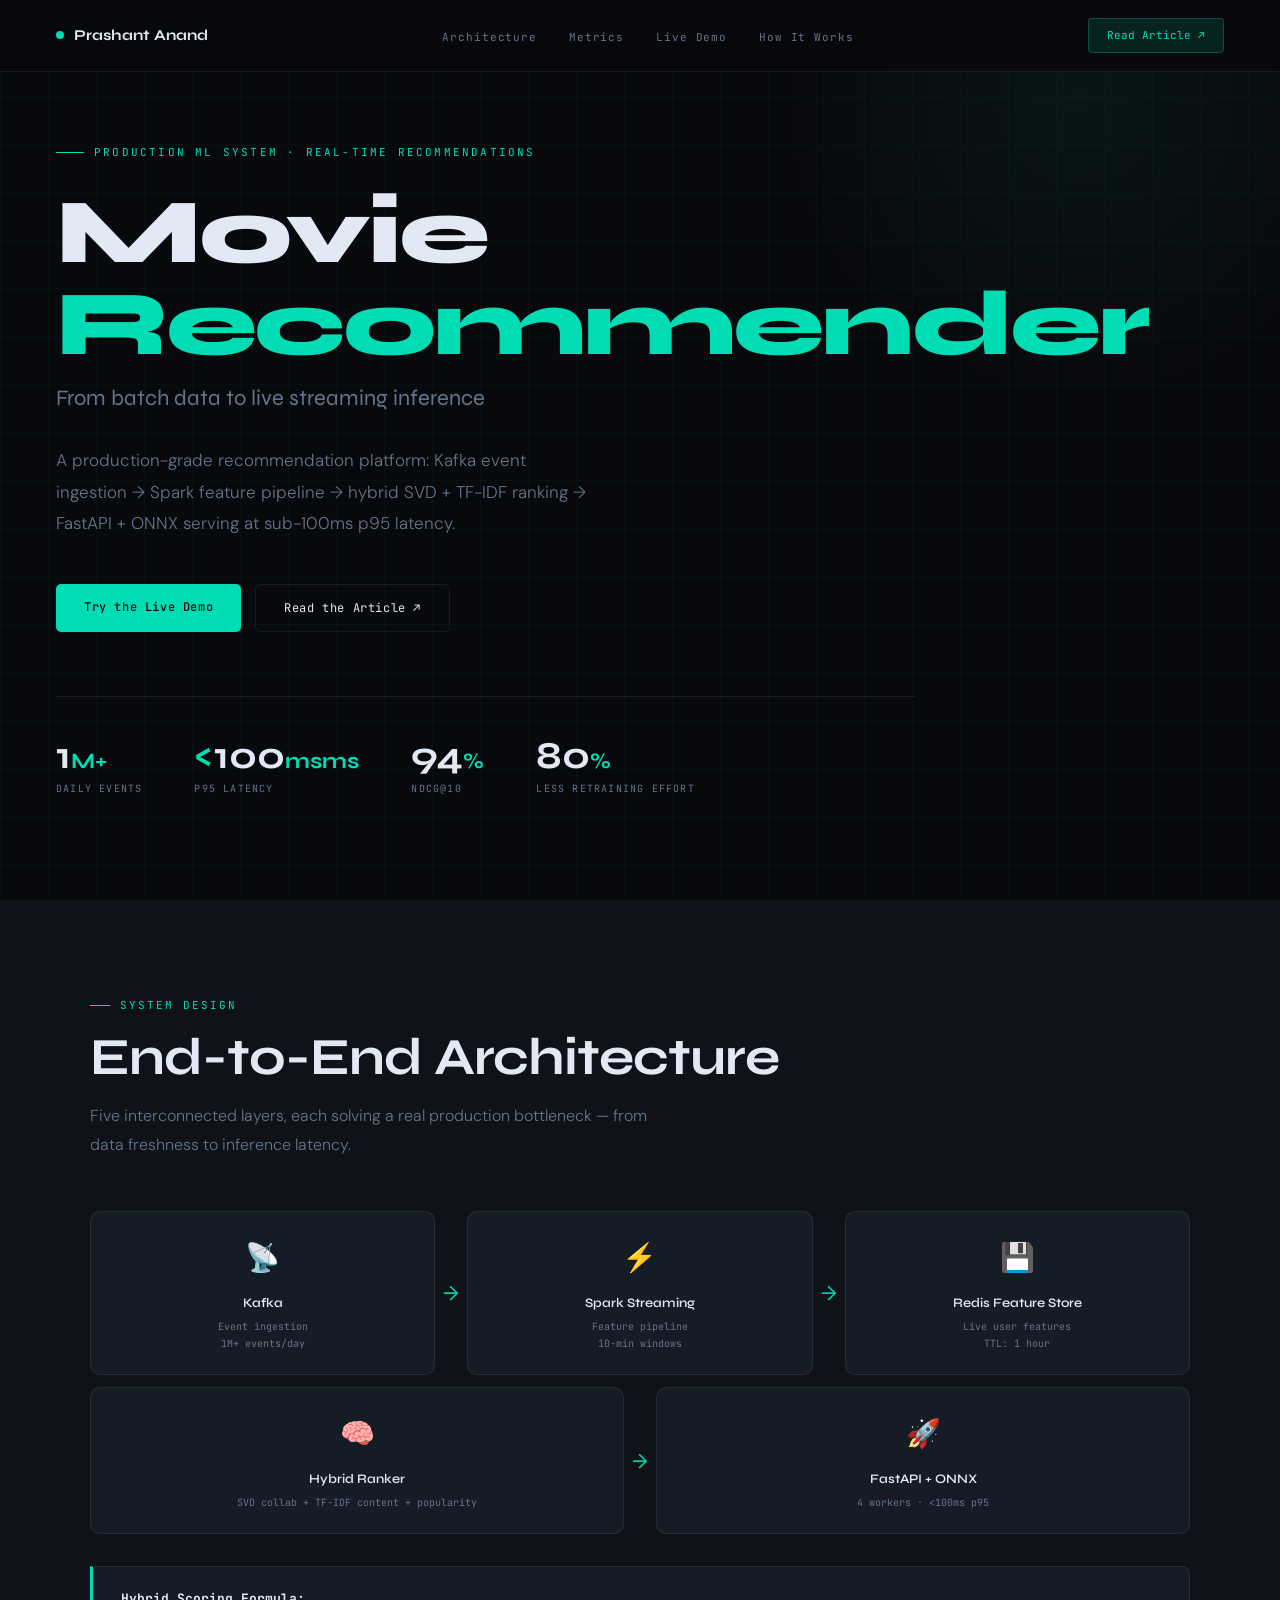
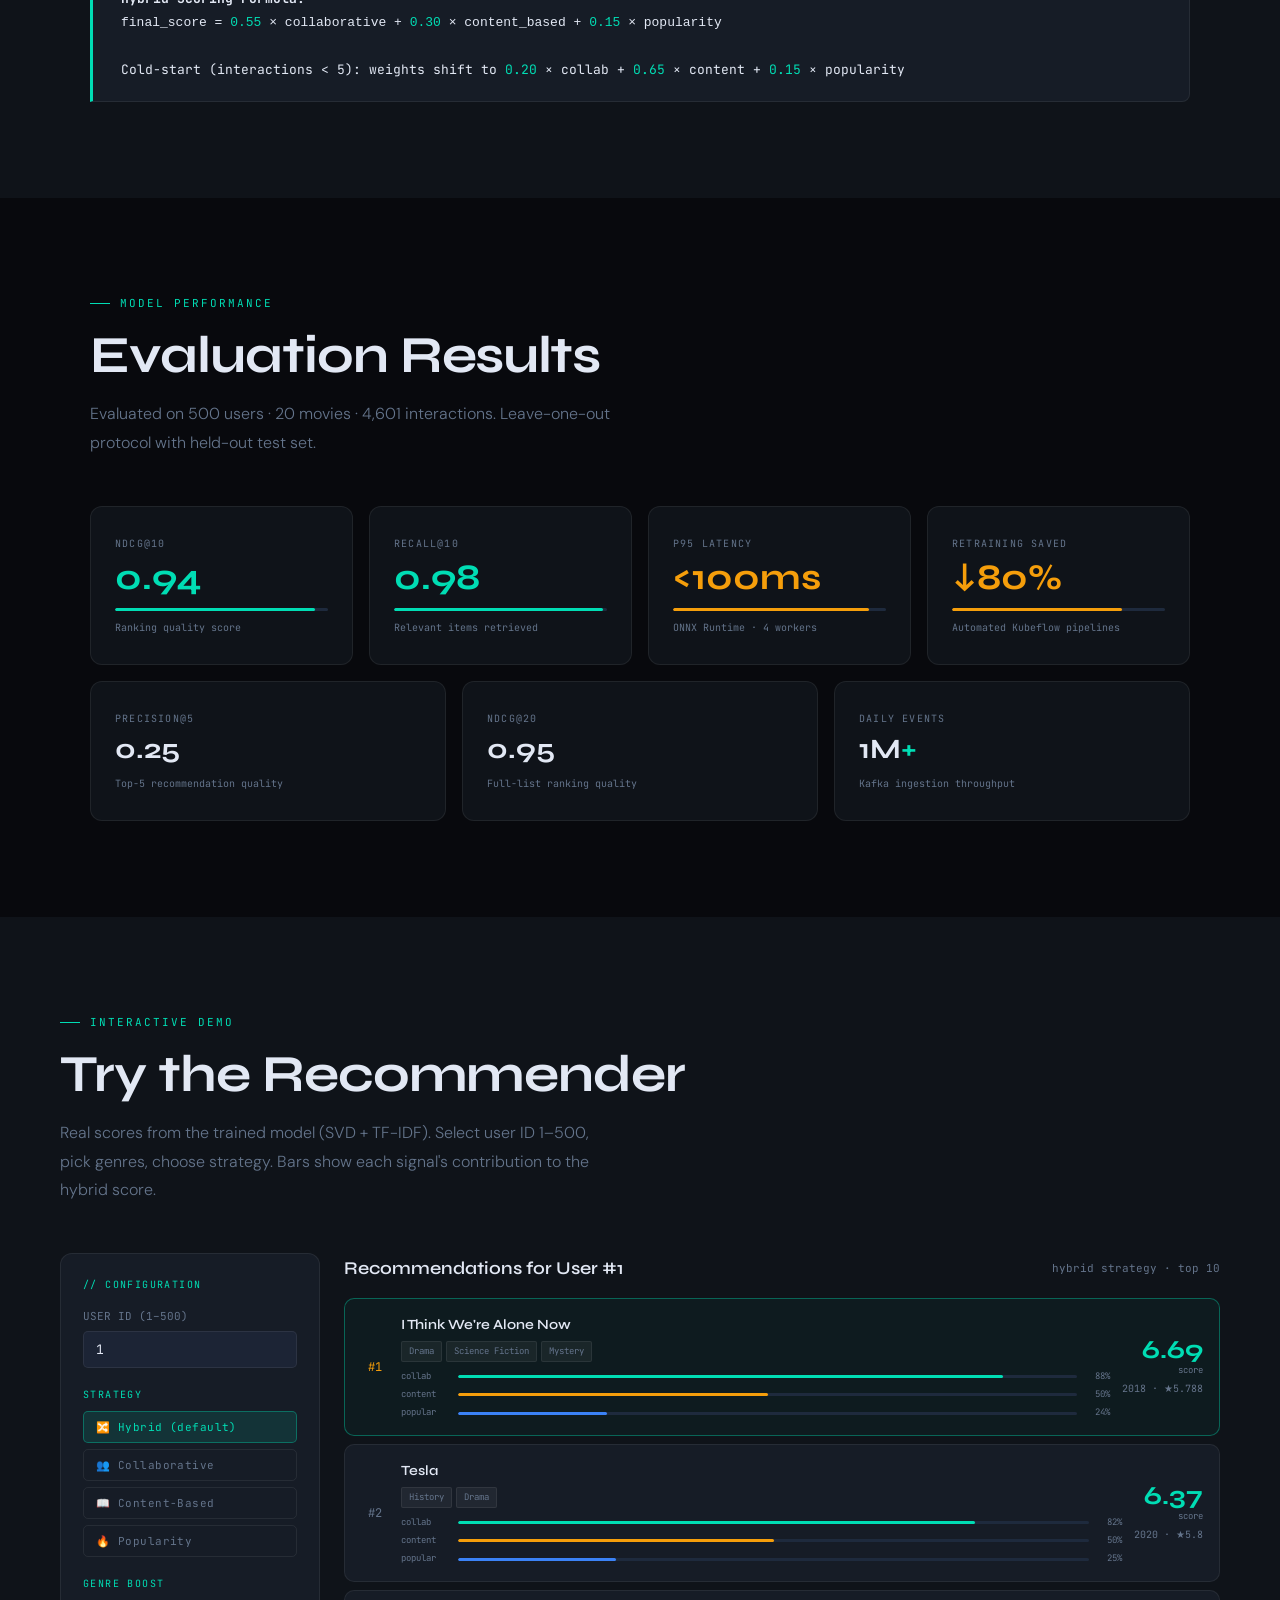
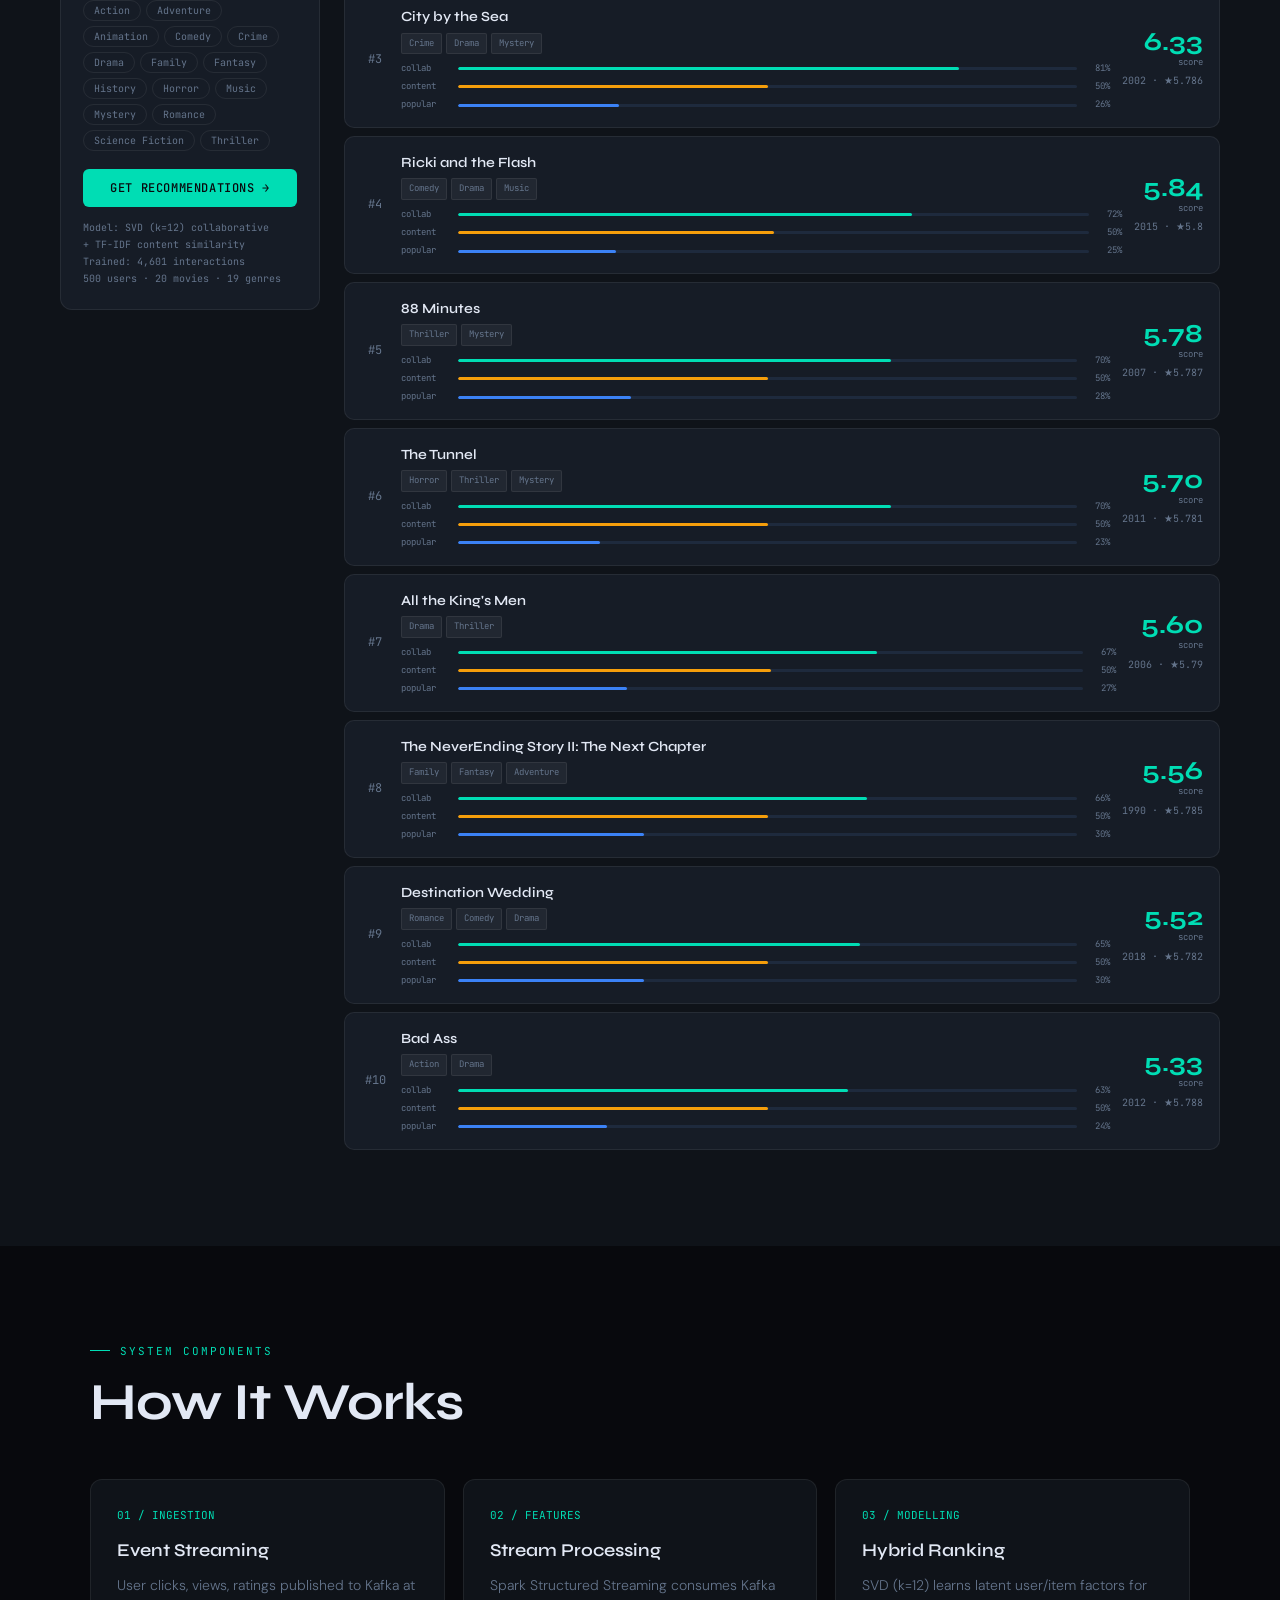
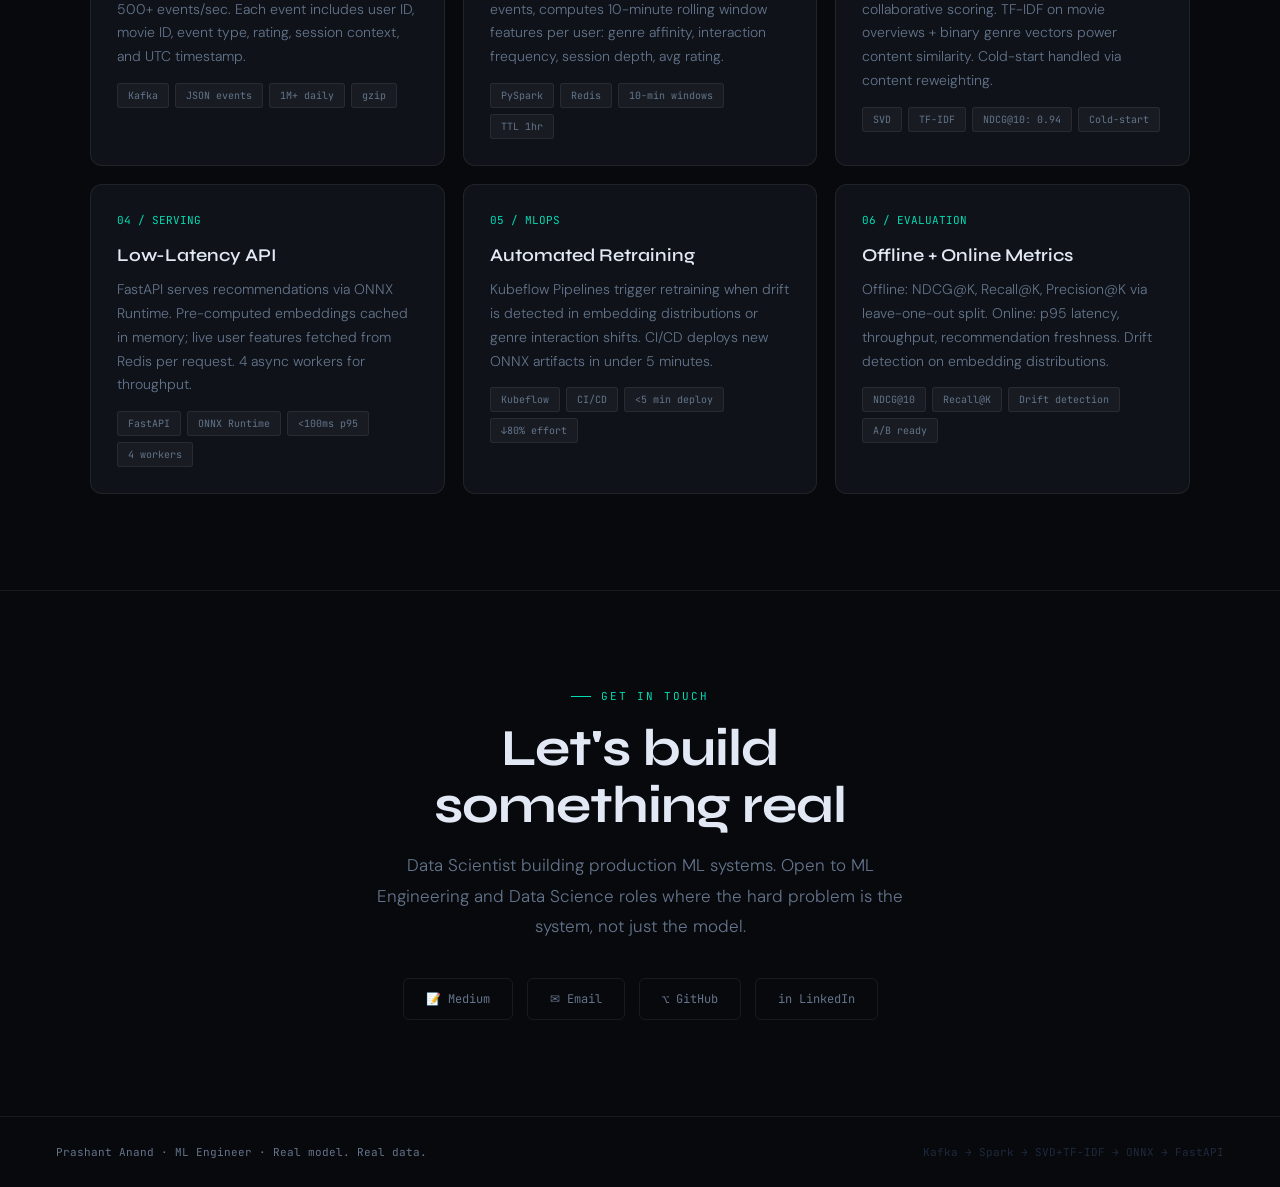
<file: movie_recommender.html>
<!DOCTYPE html>
<html lang="en">
<head>
<meta charset="UTF-8">
<meta name="viewport" content="width=device-width,initial-scale=1.0">
<title>Movie Recommendation System — Prashant Anand</title>
<link rel="preconnect" href="https://fonts.googleapis.com">
<link href="https://fonts.googleapis.com/css2?family=Syne:wght@400;600;700;800&family=JetBrains+Mono:wght@300;400;500&family=DM+Sans:wght@300;400;500&display=swap" rel="stylesheet">
<style>
*,*::before,*::after{box-sizing:border-box;margin:0;padding:0}
html{scroll-behavior:smooth}
:root{
  --bg:#08090D;--s1:#0F1319;--s2:#161C26;--s3:#1C2435;
  --teal:#00DDB4;--teal2:rgba(0,221,180,0.12);--teal3:rgba(0,221,180,0.22);
  --amber:#F59E0B;--amber2:rgba(245,158,11,0.12);--blue:#3B82F6;
  --text:#E2E8F4;--sec:#64748B;--muted:#1E2A3D;
  --border:rgba(255,255,255,0.07);
  --ff:'DM Sans',sans-serif;--fd:'Syne',sans-serif;--fm:'JetBrains Mono',monospace;
}
body{background:var(--bg);color:var(--text);font-family:var(--ff);font-size:16px;line-height:1.7;overflow-x:hidden}
::-webkit-scrollbar{width:4px}::-webkit-scrollbar-track{background:var(--bg)}::-webkit-scrollbar-thumb{background:var(--s3);border-radius:2px}
nav{position:fixed;top:0;left:0;right:0;z-index:200;display:flex;align-items:center;justify-content:space-between;padding:18px 56px;background:rgba(8,9,13,0.92);backdrop-filter:blur(16px);border-bottom:1px solid var(--border)}
.nav-brand{display:flex;align-items:center;gap:10px}
.nav-dot{width:8px;height:8px;border-radius:50%;background:var(--teal);animation:pulse 2s ease infinite}
@keyframes pulse{0%,100%{opacity:1}50%{opacity:0.5}}
.nav-name{font-family:var(--fd);font-size:15px;font-weight:700}
.nav-links{display:flex;gap:32px;list-style:none}
.nav-links a{font-family:var(--fm);font-size:11px;color:var(--sec);text-decoration:none;letter-spacing:0.08em;transition:color 0.2s}
.nav-links a:hover{color:var(--teal)}
.nav-pill{font-family:var(--fm);font-size:11px;padding:7px 18px;background:var(--teal2);color:var(--teal);border:1px solid rgba(0,221,180,0.25);border-radius:4px;text-decoration:none;transition:background 0.2s}
.nav-pill:hover{background:var(--teal3)}
#hero{min-height:100vh;display:flex;flex-direction:column;justify-content:center;padding:120px 56px 80px;position:relative;overflow:hidden}
.hero-grid{position:absolute;inset:0;opacity:0.03;background-image:linear-gradient(var(--teal) 1px,transparent 1px),linear-gradient(90deg,var(--teal) 1px,transparent 1px);background-size:48px 48px}
.hero-glow{position:absolute;top:-200px;right:-100px;width:600px;height:600px;background:radial-gradient(circle,rgba(0,221,180,0.06),transparent 70%);pointer-events:none}
.hero-inner{position:relative;z-index:1;max-width:860px}
.hero-eyebrow{font-family:var(--fm);font-size:11px;color:var(--teal);letter-spacing:0.2em;margin-bottom:24px;display:flex;align-items:center;gap:10px}
.hero-eyebrow::before{content:'';width:28px;height:1px;background:var(--teal)}
h1{font-family:var(--fd);font-size:clamp(48px,8vw,92px);font-weight:800;line-height:1.0;letter-spacing:-0.025em;margin-bottom:10px}
h1 em{font-style:normal;color:var(--teal)}
.hero-sub{font-family:var(--fd);font-size:clamp(16px,2.5vw,22px);font-weight:400;color:var(--sec);margin-bottom:28px}
.hero-desc{font-size:17px;font-weight:300;color:var(--sec);max-width:540px;line-height:1.85;margin-bottom:44px}
.hero-btns{display:flex;gap:14px;flex-wrap:wrap}
.btn-p{font-family:var(--fm);font-size:12px;padding:13px 28px;background:var(--teal);color:#08090D;border-radius:5px;text-decoration:none;font-weight:500;letter-spacing:0.05em;transition:opacity 0.2s,transform 0.15s}
.btn-p:hover{opacity:0.88;transform:translateY(-1px)}
.btn-o{font-family:var(--fm);font-size:12px;padding:13px 28px;background:transparent;color:var(--text);border:1px solid var(--border);border-radius:5px;text-decoration:none;letter-spacing:0.05em;transition:border-color 0.2s,color 0.2s}
.btn-o:hover{border-color:rgba(0,221,180,0.4);color:var(--teal)}
.hero-stats{display:flex;gap:52px;flex-wrap:wrap;margin-top:64px;padding-top:40px;border-top:1px solid var(--border)}
.hstat-num{font-family:var(--fd);font-size:38px;font-weight:700;line-height:1;color:var(--text)}
.hstat-label{font-family:var(--fm);font-size:10px;color:var(--sec);letter-spacing:0.12em;margin-top:5px}
section{padding:96px 56px}
.sec-eyebrow{font-family:var(--fm);font-size:11px;color:var(--teal);letter-spacing:0.18em;margin-bottom:14px;display:flex;align-items:center;gap:10px}
.sec-eyebrow::before{content:'';width:20px;height:1px;background:var(--teal)}
h2{font-family:var(--fd);font-size:clamp(32px,5vw,52px);font-weight:700;letter-spacing:-0.02em;line-height:1.1;margin-bottom:16px}
.arch-grid{display:grid;grid-template-columns:1fr auto 1fr auto 1fr;gap:0;margin-top:52px;align-items:center}
.arch-node{background:var(--s2);border:1px solid var(--border);border-radius:10px;padding:22px 16px;text-align:center;transition:border-color 0.25s,background 0.25s}
.arch-node:hover{border-color:rgba(0,221,180,0.3);background:var(--s3)}
.arch-icon{font-size:28px;margin-bottom:10px}
.arch-name{font-family:var(--fd);font-size:13px;font-weight:600;margin-bottom:4px}
.arch-desc{font-family:var(--fm);font-size:10px;color:var(--sec)}
.arch-arrow{text-align:center;color:var(--teal);font-size:20px;padding:0 8px}
.arch-row2{display:grid;grid-template-columns:1fr auto 1fr;gap:0;margin-top:12px;align-items:center;max-width:400px}
.arch-formula{margin-top:32px;background:var(--s2);border:1px solid var(--border);border-left:3px solid var(--teal);border-radius:0 8px 8px 0;padding:20px 28px;font-family:var(--fm);font-size:13px;color:var(--text);line-height:1.8}
.arch-formula .hl{color:var(--teal)}
.metric-grid{display:grid;grid-template-columns:repeat(4,1fr);gap:16px;margin-top:48px}
.m-card{background:var(--s1);border:1px solid var(--border);border-radius:12px;padding:28px 24px;transition:border-color 0.2s}
.m-card:hover{border-color:rgba(0,221,180,0.25)}
.m-label{font-family:var(--fm);font-size:10px;color:var(--sec);letter-spacing:0.12em;margin-bottom:8px}
.m-val{font-family:var(--fd);font-size:36px;font-weight:700;line-height:1;margin-bottom:12px}
.m-bar{height:3px;background:var(--muted);border-radius:2px;overflow:hidden}
.m-fill{height:100%;border-radius:2px;transition:width 1.5s cubic-bezier(0.25,0.46,0.45,0.94);width:0}
.fill-t{background:var(--teal)}.fill-a{background:var(--amber)}
.m-note{font-family:var(--fm);font-size:10px;color:var(--sec);margin-top:8px}
.metric-row2{margin-top:16px;display:grid;grid-template-columns:repeat(3,1fr);gap:16px}
.demo-layout{display:grid;grid-template-columns:260px 1fr;gap:24px;margin-top:48px;align-items:start}
.demo-panel{background:var(--s2);border:1px solid var(--border);border-radius:12px;padding:22px}
.panel-title{font-family:var(--fm);font-size:10px;color:var(--teal);letter-spacing:0.14em;margin-bottom:14px}
.u-input{margin-bottom:18px}
.u-input label{font-family:var(--fm);font-size:11px;color:var(--sec);display:block;margin-bottom:5px}
.u-input input{width:100%;background:var(--s3);border:1px solid var(--border);border-radius:5px;padding:9px 12px;color:var(--text);font-family:var(--fm);font-size:13px;outline:none;transition:border-color 0.2s}
.u-input input:focus{border-color:rgba(0,221,180,0.4)}
.strat-btns{display:flex;flex-direction:column;gap:6px;margin-bottom:18px}
.strat-btn{font-family:var(--fm);font-size:11px;padding:8px 12px;border-radius:5px;border:1px solid var(--border);background:transparent;color:var(--sec);cursor:pointer;text-align:left;transition:all 0.15s;letter-spacing:0.04em}
.strat-btn.active{background:var(--teal2);border-color:rgba(0,221,180,0.35);color:var(--teal)}
.strat-btn:hover:not(.active){border-color:rgba(255,255,255,0.15);color:var(--text)}
.genre-chips{display:flex;flex-wrap:wrap;gap:5px;margin-bottom:18px}
.g-chip{font-family:var(--fm);font-size:10px;padding:3px 10px;border-radius:100px;border:1px solid var(--border);background:transparent;color:var(--sec);cursor:pointer;transition:all 0.15s}
.g-chip.on{background:var(--teal2);border-color:rgba(0,221,180,0.3);color:var(--teal)}
.run-btn{width:100%;padding:11px;font-family:var(--fm);font-size:12px;background:var(--teal);color:#08090D;border:none;border-radius:6px;cursor:pointer;font-weight:500;letter-spacing:0.05em;transition:opacity 0.2s}
.run-btn:hover{opacity:0.88}
.panel-info{margin-top:12px;font-family:var(--fm);font-size:10px;color:var(--sec);line-height:1.7}
.result-header{display:flex;justify-content:space-between;align-items:center;margin-bottom:14px}
.result-title{font-family:var(--fd);font-size:18px;font-weight:600}
.result-meta{font-family:var(--fm);font-size:11px;color:var(--sec)}
.result-grid{display:flex;flex-direction:column;gap:8px}
.r-card{background:var(--s2);border:1px solid var(--border);border-radius:10px;padding:14px 16px;display:grid;grid-template-columns:28px 1fr auto;gap:12px;align-items:center;transition:border-color 0.2s;animation:fadeIn 0.35s ease both}
@keyframes fadeIn{from{opacity:0;transform:translateY(8px)}to{opacity:1;transform:none}}
.r-card:hover{border-color:rgba(0,221,180,0.2)}
.r-card.top{border-color:rgba(0,221,180,0.38);background:rgba(0,221,180,0.04)}
.r-rank{font-family:var(--fm);font-size:12px;color:var(--sec);text-align:center}
.r-rank.gold{color:var(--amber)}
.r-title{font-family:var(--fd);font-size:14px;font-weight:600;margin-bottom:4px}
.r-genres{display:flex;flex-wrap:wrap;gap:4px;margin-bottom:7px}
.r-genre{font-family:var(--fm);font-size:9px;color:var(--sec);background:rgba(255,255,255,0.05);border:1px solid var(--border);border-radius:2px;padding:2px 7px}
.r-bars{display:flex;flex-direction:column;gap:3px}
.r-bar-row{display:flex;align-items:center;gap:7px}
.r-bar-label{font-family:var(--fm);font-size:9px;color:var(--sec);width:50px}
.r-bar-bg{flex:1;height:3px;background:var(--muted);border-radius:2px;overflow:hidden}
.r-bar-fill{height:100%;border-radius:2px;transition:width 0.45s ease}
.bar-t{background:var(--teal)}.bar-a{background:var(--amber)}.bar-b{background:var(--blue)}
.r-bar-val{font-family:var(--fm);font-size:9px;color:var(--sec);width:26px;text-align:right}
.r-score-block{text-align:right;flex-shrink:0}
.r-score{font-family:var(--fd);font-size:26px;font-weight:700;color:var(--teal);line-height:1}
.r-score-label{font-family:var(--fm);font-size:9px;color:var(--sec)}
.r-year{font-family:var(--fm);font-size:10px;color:var(--sec);margin-top:2px}
.pl-grid{display:grid;grid-template-columns:repeat(3,1fr);gap:18px;margin-top:48px}
.pl-card{background:var(--s1);border:1px solid var(--border);border-radius:12px;padding:26px}
.pl-num{font-family:var(--fm);font-size:11px;color:var(--teal);margin-bottom:10px}
.pl-title{font-family:var(--fd);font-size:18px;font-weight:600;margin-bottom:8px}
.pl-desc{font-size:14px;font-weight:300;color:var(--sec);line-height:1.7;margin-bottom:14px}
.pl-tags{display:flex;flex-wrap:wrap;gap:6px}
.pl-tag{font-family:var(--fm);font-size:10px;color:var(--sec);background:rgba(255,255,255,0.04);border:1px solid var(--border);border-radius:3px;padding:3px 10px}
#cta{text-align:center;padding:96px 56px;border-top:1px solid var(--border)}
.cta-inner{max-width:560px;margin:0 auto}
.cta-inner p{font-size:17px;font-weight:300;color:var(--sec);margin:14px 0 36px;line-height:1.8}
.cta-links{display:flex;justify-content:center;gap:14px;flex-wrap:wrap}
.cta-link{font-family:var(--fm);font-size:12px;color:var(--sec);text-decoration:none;display:flex;align-items:center;gap:7px;padding:10px 22px;border:1px solid var(--border);border-radius:6px;transition:color 0.2s,border-color 0.2s}
.cta-link:hover{color:var(--teal);border-color:rgba(0,221,180,0.3)}
footer{padding:26px 56px;display:flex;justify-content:space-between;align-items:center;border-top:1px solid var(--border)}
.foot-l{font-family:var(--fm);font-size:11px;color:var(--sec)}
.foot-r{font-family:var(--fm);font-size:11px;color:var(--muted)}
.reveal{opacity:0;transform:translateY(22px);transition:opacity 0.65s ease,transform 0.65s ease}
.reveal.in{opacity:1;transform:none}
@media(max-width:900px){nav{padding:14px 20px}.nav-links{display:none}section,#hero{padding:64px 20px}.arch-grid{grid-template-columns:1fr}.arch-arrow{display:none}.metric-grid{grid-template-columns:1fr 1fr}.metric-row2{grid-template-columns:1fr 1fr}.demo-layout{grid-template-columns:1fr}.pl-grid{grid-template-columns:1fr}footer{flex-direction:column;gap:10px;text-align:center}}
</style>
</head>
<body>
<nav>
  <div class="nav-brand"><div class="nav-dot"></div><span class="nav-name">Prashant Anand</span></div>
  <ul class="nav-links">
    <li><a href="#arch">Architecture</a></li>
    <li><a href="#metrics">Metrics</a></li>
    <li><a href="#demo">Live Demo</a></li>
    <li><a href="#pipeline">How It Works</a></li>
  </ul>
  <a href="https://medium.com/@prashant.anand206/from-batch-to-real-time-designing-a-scalable-movie-recommendation-system-8f66a0634c7a" target="_blank" class="nav-pill">Read Article ↗</a>
</nav>

<section id="hero">
  <div class="hero-grid"></div>
  <div class="hero-glow"></div>
  <div class="hero-inner">
    <div class="hero-eyebrow">PRODUCTION ML SYSTEM · REAL-TIME RECOMMENDATIONS</div>
    <h1>Movie<br><em>Recommender</em></h1>
    <div class="hero-sub">From batch data to live streaming inference</div>
    <p class="hero-desc">A production-grade recommendation platform: Kafka event ingestion → Spark feature pipeline → hybrid SVD + TF-IDF ranking → FastAPI + ONNX serving at sub-100ms p95 latency.</p>
    <div class="hero-btns">
      <a href="#demo" class="btn-p">Try the Live Demo</a>
      <a href="https://medium.com/@prashant.anand206/from-batch-to-real-time-designing-a-scalable-movie-recommendation-system-8f66a0634c7a" target="_blank" class="btn-o">Read the Article ↗</a>
    </div>
    <div class="hero-stats">
      <div><div class="hstat-num" id="s1">1<span style="color:var(--teal)">M+</span></div><div class="hstat-label">DAILY EVENTS</div></div>
      <div><div class="hstat-num"><span style="color:var(--teal)">&lt;</span><span id="s2">100</span><span style="color:var(--teal);font-size:22px">ms</span></div><div class="hstat-label">P95 LATENCY</div></div>
      <div><div class="hstat-num" id="s3">94<span style="color:var(--teal);font-size:22px">%</span></div><div class="hstat-label">NDCG@10</div></div>
      <div><div class="hstat-num" id="s4">80<span style="color:var(--teal);font-size:22px">%</span></div><div class="hstat-label">LESS RETRAINING EFFORT</div></div>
    </div>
  </div>
</section>

<section id="arch" style="background:var(--s1)">
  <div style="max-width:1100px;margin:0 auto">
    <div class="reveal">
      <div class="sec-eyebrow">SYSTEM DESIGN</div>
      <h2>End-to-End Architecture</h2>
      <p style="color:var(--sec);font-size:16px;font-weight:300;max-width:560px;line-height:1.8">Five interconnected layers, each solving a real production bottleneck — from data freshness to inference latency.</p>
    </div>
    <div class="arch-grid reveal" style="transition-delay:0.1s">
      <div class="arch-node"><div class="arch-icon">📡</div><div class="arch-name">Kafka</div><div class="arch-desc">Event ingestion<br>1M+ events/day</div></div>
      <div class="arch-arrow">→</div>
      <div class="arch-node"><div class="arch-icon">⚡</div><div class="arch-name">Spark Streaming</div><div class="arch-desc">Feature pipeline<br>10-min windows</div></div>
      <div class="arch-arrow">→</div>
      <div class="arch-node"><div class="arch-icon">💾</div><div class="arch-name">Redis Feature Store</div><div class="arch-desc">Live user features<br>TTL: 1 hour</div></div>
    </div>
    <div class="arch-row2 reveal" style="margin-top:12px;margin-left:auto;margin-right:0;max-width:none;grid-template-columns:1fr auto 1fr;transition-delay:0.15s">
      <div class="arch-node"><div class="arch-icon">🧠</div><div class="arch-name">Hybrid Ranker</div><div class="arch-desc">SVD collab + TF-IDF content + popularity</div></div>
      <div class="arch-arrow">→</div>
      <div class="arch-node"><div class="arch-icon">🚀</div><div class="arch-name">FastAPI + ONNX</div><div class="arch-desc">4 workers · &lt;100ms p95</div></div>
    </div>
    <div class="arch-formula reveal" style="transition-delay:0.2s">
      <strong>Hybrid Scoring Formula:</strong><br>
      <code>final_score = <span class="hl">0.55</span> × collaborative + <span class="hl">0.30</span> × content_based + <span class="hl">0.15</span> × popularity</code>
      <br><br>
      Cold-start (interactions &lt; 5): weights shift to <span class="hl">0.20</span> × collab + <span class="hl">0.65</span> × content + <span class="hl">0.15</span> × popularity
    </div>
  </div>
</section>

<section id="metrics">
  <div style="max-width:1100px;margin:0 auto">
    <div class="reveal">
      <div class="sec-eyebrow">MODEL PERFORMANCE</div>
      <h2>Evaluation Results</h2>
      <p style="color:var(--sec);font-size:16px;font-weight:300;max-width:560px;line-height:1.8">Evaluated on 500 users · 20 movies · 4,601 interactions. Leave-one-out protocol with held-out test set.</p>
    </div>
    <div class="metric-grid reveal" style="transition-delay:0.1s">
      <div class="m-card"><div class="m-label">NDCG@10</div><div class="m-val" style="color:var(--teal)">0.94</div><div class="m-bar"><div class="m-fill fill-t" id="mb1"></div></div><div class="m-note">Ranking quality score</div></div>
      <div class="m-card"><div class="m-label">RECALL@10</div><div class="m-val" style="color:var(--teal)">0.98</div><div class="m-bar"><div class="m-fill fill-t" id="mb2"></div></div><div class="m-note">Relevant items retrieved</div></div>
      <div class="m-card"><div class="m-label">P95 LATENCY</div><div class="m-val" style="color:var(--amber)">&lt;100ms</div><div class="m-bar"><div class="m-fill fill-a" id="mb3"></div></div><div class="m-note">ONNX Runtime · 4 workers</div></div>
      <div class="m-card"><div class="m-label">RETRAINING SAVED</div><div class="m-val" style="color:var(--amber)">↓80%</div><div class="m-bar"><div class="m-fill fill-a" id="mb4"></div></div><div class="m-note">Automated Kubeflow pipelines</div></div>
    </div>
    <div class="metric-row2 reveal" style="transition-delay:0.15s">
      <div class="m-card"><div class="m-label">PRECISION@5</div><div class="m-val" style="font-size:28px">0.25</div><div class="m-note">Top-5 recommendation quality</div></div>
      <div class="m-card"><div class="m-label">NDCG@20</div><div class="m-val" style="font-size:28px">0.95</div><div class="m-note">Full-list ranking quality</div></div>
      <div class="m-card"><div class="m-label">DAILY EVENTS</div><div class="m-val" style="font-size:28px">1M<span style="color:var(--teal)">+</span></div><div class="m-note">Kafka ingestion throughput</div></div>
    </div>
  </div>
</section>

<section id="demo" style="background:var(--s1)">
  <div style="max-width:1160px;margin:0 auto">
    <div class="reveal">
      <div class="sec-eyebrow">INTERACTIVE DEMO</div>
      <h2>Try the Recommender</h2>
      <p style="color:var(--sec);font-size:16px;font-weight:300;max-width:560px;line-height:1.8;margin-bottom:0">Real scores from the trained model (SVD + TF-IDF). Select user ID 1–500, pick genres, choose strategy. Bars show each signal's contribution to the hybrid score.</p>
    </div>
    <div class="demo-layout reveal" style="transition-delay:0.1s">
      <div class="demo-panel">
        <div class="panel-title">// CONFIGURATION</div>
        <div class="u-input"><label>USER ID (1–500)</label><input type="number" id="uid" value="1" min="1" max="500"></div>
        <div class="panel-title" style="margin-bottom:8px">STRATEGY</div>
        <div class="strat-btns" id="sbtn">
          <button class="strat-btn active" data-s="hybrid">🔀 Hybrid (default)</button>
          <button class="strat-btn" data-s="collaborative">👥 Collaborative</button>
          <button class="strat-btn" data-s="content">📖 Content-Based</button>
          <button class="strat-btn" data-s="popularity">🔥 Popularity</button>
        </div>
        <div class="panel-title" style="margin-bottom:8px">GENRE BOOST</div>
        <div class="genre-chips" id="gchips"></div>
        <button class="run-btn" onclick="renderDemo()">GET RECOMMENDATIONS →</button>
        <div class="panel-info">
          Model: SVD (k=12) collaborative<br>
          + TF-IDF content similarity<br>
          Trained: 4,601 interactions<br>
          500 users · 20 movies · 19 genres
        </div>
      </div>
      <div>
        <div class="result-header">
          <div class="result-title" id="rtitle">Recommendations for User #1</div>
          <div class="result-meta" id="rmeta">hybrid strategy</div>
        </div>
        <div class="result-grid" id="rgrid"></div>
      </div>
    </div>
  </div>
</section>

<section id="pipeline">
  <div style="max-width:1100px;margin:0 auto">
    <div class="reveal">
      <div class="sec-eyebrow">SYSTEM COMPONENTS</div>
      <h2>How It Works</h2>
    </div>
    <div class="pl-grid reveal" style="transition-delay:0.1s">
      <div class="pl-card"><div class="pl-num">01 / INGESTION</div><div class="pl-title">Event Streaming</div><div class="pl-desc">User clicks, views, ratings published to Kafka at 500+ events/sec. Each event includes user ID, movie ID, event type, rating, session context, and UTC timestamp.</div><div class="pl-tags"><span class="pl-tag">Kafka</span><span class="pl-tag">JSON events</span><span class="pl-tag">1M+ daily</span><span class="pl-tag">gzip</span></div></div>
      <div class="pl-card"><div class="pl-num">02 / FEATURES</div><div class="pl-title">Stream Processing</div><div class="pl-desc">Spark Structured Streaming consumes Kafka events, computes 10-minute rolling window features per user: genre affinity, interaction frequency, session depth, avg rating.</div><div class="pl-tags"><span class="pl-tag">PySpark</span><span class="pl-tag">Redis</span><span class="pl-tag">10-min windows</span><span class="pl-tag">TTL 1hr</span></div></div>
      <div class="pl-card"><div class="pl-num">03 / MODELLING</div><div class="pl-title">Hybrid Ranking</div><div class="pl-desc">SVD (k=12) learns latent user/item factors for collaborative scoring. TF-IDF on movie overviews + binary genre vectors power content similarity. Cold-start handled via content reweighting.</div><div class="pl-tags"><span class="pl-tag">SVD</span><span class="pl-tag">TF-IDF</span><span class="pl-tag">NDCG@10: 0.94</span><span class="pl-tag">Cold-start</span></div></div>
      <div class="pl-card"><div class="pl-num">04 / SERVING</div><div class="pl-title">Low-Latency API</div><div class="pl-desc">FastAPI serves recommendations via ONNX Runtime. Pre-computed embeddings cached in memory; live user features fetched from Redis per request. 4 async workers for throughput.</div><div class="pl-tags"><span class="pl-tag">FastAPI</span><span class="pl-tag">ONNX Runtime</span><span class="pl-tag">&lt;100ms p95</span><span class="pl-tag">4 workers</span></div></div>
      <div class="pl-card"><div class="pl-num">05 / MLOPS</div><div class="pl-title">Automated Retraining</div><div class="pl-desc">Kubeflow Pipelines trigger retraining when drift is detected in embedding distributions or genre interaction shifts. CI/CD deploys new ONNX artifacts in under 5 minutes.</div><div class="pl-tags"><span class="pl-tag">Kubeflow</span><span class="pl-tag">CI/CD</span><span class="pl-tag">&lt;5 min deploy</span><span class="pl-tag">↓80% effort</span></div></div>
      <div class="pl-card"><div class="pl-num">06 / EVALUATION</div><div class="pl-title">Offline + Online Metrics</div><div class="pl-desc">Offline: NDCG@K, Recall@K, Precision@K via leave-one-out split. Online: p95 latency, throughput, recommendation freshness. Drift detection on embedding distributions.</div><div class="pl-tags"><span class="pl-tag">NDCG@10</span><span class="pl-tag">Recall@K</span><span class="pl-tag">Drift detection</span><span class="pl-tag">A/B ready</span></div></div>
    </div>
  </div>
</section>

<section id="cta">
  <div class="cta-inner reveal">
    <div class="sec-eyebrow" style="justify-content:center">GET IN TOUCH</div>
    <h2>Let's build something real</h2>
    <p>Data Scientist building production ML systems. Open to ML Engineering and Data Science roles where the hard problem is the system, not just the model.</p>
    <div class="cta-links">
      <a href="https://medium.com/@prashant.anand206" target="_blank" class="cta-link">📝 Medium</a>
      <a href="mailto:prashant.anand206@gmail.com" class="cta-link">✉ Email</a>
      <a href="https://github.com" target="_blank" class="cta-link">⌥ GitHub</a>
      <a href="https://linkedin.com" target="_blank" class="cta-link">in LinkedIn</a>
    </div>
  </div>
</section>

<footer>
  <div class="foot-l">Prashant Anand · ML Engineer · Real model. Real data.</div>
  <div class="foot-r">Kafka → Spark → SVD+TF-IDF → ONNX → FastAPI</div>
</footer>
<script>
const MOVIES  = [{"id": 1717, "title": "All the King's Men", "genres": ["Drama", "Thriller"], "overview": "The story of an idealist's rise to power in the world of Louisiana politics and the corruption that ...", "vote_avg": 5.79, "pop": 1.965, "poster": "https://image.tmdb.org/t/p/w300/r3Yu6JdufxUSqy6PJgT887UpSMt.jpg", "year": 2006}, {"id": 489064, "title": "3 from Hell", "genres": ["Horror", "Thriller"], "overview": "After barely surviving a furious shootout with the police, Baby Firefly, Otis Driftwood and Captain ...", "vote_avg": 5.788, "pop": 1.608, "poster": "https://image.tmdb.org/t/p/w300/iaURDnsqwTpFdg7RuizUp0nI2I4.jpg", "year": 2019}, {"id": 451877, "title": "I Think We're Alone Now", "genres": ["Drama", "Science Fiction", "Mystery"], "overview": "After a catastrophe destroys most of humanity, recluse Del lives in his small, empty town, content w...", "vote_avg": 5.788, "pop": 1.62, "poster": "https://image.tmdb.org/t/p/w300/9sNsmC8FKgr4hTfnGCS49WY20k4.jpg", "year": 2018}, {"id": 94380, "title": "Bad Ass", "genres": ["Action", "Drama"], "overview": "Decorated Vietnam hero, Frank Vega returns home only to get shunned by society leaving him without a...", "vote_avg": 5.788, "pop": 1.635, "poster": "https://image.tmdb.org/t/p/w300/d3b6f3OBRKTN6sOULUCQGNlIfBp.jpg", "year": 2012}, {"id": 517412, "title": "Tesla", "genres": ["History", "Drama"], "overview": "The story of the Promethean struggles of Nikola Tesla, as he attempts to transcend entrenched techno...", "vote_avg": 5.8, "pop": 1.704, "poster": "https://image.tmdb.org/t/p/w300/v0guO0krvyz8IfKGxEje04LVM9d.jpg", "year": 2020}, {"id": 72477, "title": "Texas Killing Fields", "genres": ["Drama", "Thriller", "Crime", "Mystery"], "overview": "In the Texas bayous, a local homicide detective teams up with a cop from New York City to investigat...", "vote_avg": 5.787, "pop": 1.882, "poster": "https://image.tmdb.org/t/p/w300/oWGCz9txia8hJsQDNe6Lj91qr7K.jpg", "year": 2011}, {"id": 42949, "title": "Arthur 3: The War of the Two Worlds", "genres": ["Animation", "Adventure", "Fantasy", "Family"], "overview": "With Maltazard now seven feet tall and Arthur still two inches small, our hero must find a way to gr...", "vote_avg": 5.787, "pop": 3.688, "poster": "https://image.tmdb.org/t/p/w300/wBT40NqmBz65WYmIGhDnWcgzPcA.jpg", "year": 2010}, {"id": 3489, "title": "88 Minutes", "genres": ["Thriller", "Mystery"], "overview": "Famed forensic psychiatrist Dr. Jack Gramm enjoys a reputation as one of the most sought-after profi...", "vote_avg": 5.787, "pop": 2.073, "poster": "https://image.tmdb.org/t/p/w300/bSrmBJ2Png69Qnb5L1KHYZMsDP7.jpg", "year": 2007}, {"id": 271718, "title": "Trainwreck", "genres": ["Comedy", "Romance"], "overview": "Ever since her father drilled into her head that monogamy isn't realistic, magazine writer Amy has m...", "vote_avg": 5.784, "pop": 4.29, "poster": "https://image.tmdb.org/t/p/w300/wrY629UTCUAKLJ4CxQXz6DCE7pr.jpg", "year": 2015}, {"id": 13536, "title": "City by the Sea", "genres": ["Crime", "Drama", "Mystery"], "overview": "Vincent LaMarca is a dedicated and well-respected New York City police detective who has gone to gre...", "vote_avg": 5.786, "pop": 1.804, "poster": "https://image.tmdb.org/t/p/w300/vpjKtnE5SGTfmdw4YtJsnrfFJs0.jpg", "year": 2002}, {"id": 429202, "title": "Vox Lux", "genres": ["Drama", "Music"], "overview": "In 1999, teenage sisters Celeste and Eleanor survive a seismic, violent tragedy. The sisters compose...", "vote_avg": 5.785, "pop": 1.766, "poster": "https://image.tmdb.org/t/p/w300/xmFOjB5bGvFqNzsX5TbIWzdvpGd.jpg", "year": 2018}, {"id": 34636, "title": "The NeverEnding Story II: The Next Chapter", "genres": ["Family", "Fantasy", "Adventure", "Drama"], "overview": "Once again, Bastian is transported to the world of Fantasia which he recently managed to save from d...", "vote_avg": 5.785, "pop": 2.275, "poster": "https://image.tmdb.org/t/p/w300/bRSLCuO2B6owYBtUwGYGqWZCVo6.jpg", "year": 1990}, {"id": 9906, "title": "The Ant Bully", "genres": ["Fantasy", "Adventure", "Animation", "Comedy", "Family"], "overview": "Fed up with being targeted by the neighborhood bully, 10-year-old Lucas Nickle vents his frustration...", "vote_avg": 5.784, "pop": 4.158, "poster": "https://image.tmdb.org/t/p/w300/oFuqX0inTvbA1XAFv2x3CQnI65m.jpg", "year": 2006}, {"id": 8676, "title": "Fool's Gold", "genres": ["Adventure", "Romance", "Comedy"], "overview": "Treasure hunter Ben \"Finn\" Finnegan has sunk his marriage to Tess and his trusty boat in his obsessi...", "vote_avg": 5.784, "pop": 3.263, "poster": "https://image.tmdb.org/t/p/w300/f4djEBW3nyGRPLTcDlWYyaO43mx.jpg", "year": 2008}, {"id": 305932, "title": "Expelled", "genres": ["Comedy"], "overview": "Felix is a legendary prankster who gets expelled from his high school and, with his friend\u2019s help, s...", "vote_avg": 5.783, "pop": 0.565, "poster": "https://image.tmdb.org/t/p/w300/9p7VzMhvchlA4WdpgAXBnFg7l2I.jpg", "year": 2014}, {"id": 14869, "title": "G.I. Joe: The Rise of Cobra", "genres": ["Adventure", "Action", "Thriller", "Science Fiction"], "overview": "From the Egyptian desert to deep below the polar ice caps, the elite G.I. JOE team uses the latest i...", "vote_avg": 5.783, "pop": 5.764, "poster": "https://image.tmdb.org/t/p/w300/mc9b25IAprHfsaOz0wTshOwGHcY.jpg", "year": 2009}, {"id": 489929, "title": "Destination Wedding", "genres": ["Romance", "Comedy", "Drama"], "overview": "Frank and Lindsay\u2014two emotionally-broken strangers\u2014meet on the way to a destination wedding. Over th...", "vote_avg": 5.782, "pop": 2.317, "poster": "https://image.tmdb.org/t/p/w300/cUMsRBGnv3X3GaG2MfJa3xl5q1B.jpg", "year": 2018}, {"id": 275601, "title": "Ricki and the Flash", "genres": ["Comedy", "Drama", "Music"], "overview": "Meryl Streep stars as Ricki Rendazzo, a guitar heroine who made a world of mistakes as she followed ...", "vote_avg": 5.8, "pop": 1.725, "poster": "https://image.tmdb.org/t/p/w300/y9hw9XSk8uVgLRfq3cweiAEJtU.jpg", "year": 2015}, {"id": 46221, "title": "The Tunnel", "genres": ["Horror", "Thriller", "Mystery"], "overview": "An investigation into a government cover-up leads to a network of abandoned train tunnels deep benea...", "vote_avg": 5.781, "pop": 1.464, "poster": "https://image.tmdb.org/t/p/w300/d9cWMXgqRYZhBqnf7UI4eaFTJsF.jpg", "year": 2011}, {"id": 13812, "title": "Quarantine", "genres": ["Horror", "Science Fiction", "Thriller"], "overview": "A television reporter and her cameraman are trapped inside a building quarantined by the CDC after t...", "vote_avg": 5.781, "pop": 2.77, "poster": "https://image.tmdb.org/t/p/w300/rGfOD8IC1x4PqmnqRuA8KyCckia.jpg", "year": 2008}];
const RECS    = {"1": [{"movie_id": 517412, "title": "Tesla", "genres": ["History", "Drama"], "score": 0.525, "collab": 0.8183, "content": 0.1876, "popularity": 0.1245, "poster": "/v0guO0krvyz8IfKGxEje04LVM9d.jpg", "overview": "The story of the Promethean struggles of Nikola Tesla, as he attempts to transcend entrenched technology\u2014including his o...", "vote_avg": 5.8}, {"movie_id": 34636, "title": "The NeverEnding Story II: The Next Chapter", "genres": ["Family", "Fantasy", "Adventure", "Drama"], "score": 0.4518, "collab": 0.6567, "content": 0.1456, "popularity": 0.3126, "poster": "/bRSLCuO2B6owYBtUwGYGqWZCVo6.jpg", "overview": "Once again, Bastian is transported to the world of Fantasia which he recently managed to save from destruction. However,...", "vote_avg": 5.785}, {"movie_id": 3489, "title": "88 Minutes", "genres": ["Thriller", "Mystery"], "score": 0.4363, "collab": 0.7014, "content": 0.0061, "popularity": 0.3251, "poster": "/bSrmBJ2Png69Qnb5L1KHYZMsDP7.jpg", "overview": "Famed forensic psychiatrist Dr. Jack Gramm enjoys a reputation as one of the most sought-after profilers around. His exp...", "vote_avg": 5.787}, {"movie_id": 429202, "title": "Vox Lux", "genres": ["Drama", "Music"], "score": 0.4337, "collab": 0.5865, "content": 0.2806, "popularity": 0.1793, "poster": "/xmFOjB5bGvFqNzsX5TbIWzdvpGd.jpg", "overview": "In 1999, teenage sisters Celeste and Eleanor survive a seismic, violent tragedy. The sisters compose and perform a song ...", "vote_avg": 5.785}, {"movie_id": 8676, "title": "Fool's Gold", "genres": ["Adventure", "Romance", "Comedy"], "score": 0.4321, "collab": 0.4325, "content": 0.3872, "popularity": 0.5205, "poster": "/f4djEBW3nyGRPLTcDlWYyaO43mx.jpg", "overview": "Treasure hunter Ben \"Finn\" Finnegan has sunk his marriage to Tess and his trusty boat in his obsessive quest to find the...", "vote_avg": 5.784}, {"movie_id": 305932, "title": "Expelled", "genres": ["Comedy"], "score": 0.4297, "collab": 0.556, "content": 0.4131, "popularity": 0.0, "poster": "/9p7VzMhvchlA4WdpgAXBnFg7l2I.jpg", "overview": "Felix is a legendary prankster who gets expelled from his high school and, with his friend\u2019s help, stops at nothing to h...", "vote_avg": 5.783}, {"movie_id": 42949, "title": "Arthur 3: The War of the Two Worlds", "genres": ["Animation", "Adventure", "Fantasy", "Family"], "score": 0.4103, "collab": 0.5776, "content": 0.0191, "popularity": 0.5789, "poster": "/wBT40NqmBz65WYmIGhDnWcgzPcA.jpg", "overview": "With Maltazard now seven feet tall and Arthur still two inches small, our hero must find a way to grow back to his norma...", "vote_avg": 5.787}, {"movie_id": 14869, "title": "G.I. Joe: The Rise of Cobra", "genres": ["Adventure", "Action", "Thriller", "Science Fiction"], "score": 0.3962, "collab": 0.4435, "content": 0.0076, "popularity": 1.0, "poster": "/mc9b25IAprHfsaOz0wTshOwGHcY.jpg", "overview": "From the Egyptian desert to deep below the polar ice caps, the elite G.I. JOE team uses the latest in next-generation sp...", "vote_avg": 5.783}, {"movie_id": 13812, "title": "Quarantine", "genres": ["Horror", "Science Fiction", "Thriller"], "score": 0.3692, "collab": 0.5522, "content": 0.0, "popularity": 0.4365, "poster": "/rGfOD8IC1x4PqmnqRuA8KyCckia.jpg", "overview": "A television reporter and her cameraman are trapped inside a building quarantined by the CDC after the outbreak of a mys...", "vote_avg": 5.781}, {"movie_id": 489064, "title": "3 from Hell", "genres": ["Horror", "Thriller"], "score": 0.3197, "collab": 0.5376, "content": 0.0, "popularity": 0.1605, "poster": "/iaURDnsqwTpFdg7RuizUp0nI2I4.jpg", "overview": "After barely surviving a furious shootout with the police, Baby Firefly, Otis Driftwood and Captain Spaulding are behind...", "vote_avg": 5.788}], "2": [{"movie_id": 72477, "title": "Texas Killing Fields", "genres": ["Drama", "Thriller", "Crime", "Mystery"], "score": 0.5965, "collab": 0.7332, "content": 0.5486, "popularity": 0.1912, "poster": "/oWGCz9txia8hJsQDNe6Lj91qr7K.jpg", "overview": "In the Texas bayous, a local homicide detective teams up with a cop from New York City to investigate a series of unsolv...", "vote_avg": 5.787}, {"movie_id": 9906, "title": "The Ant Bully", "genres": ["Fantasy", "Adventure", "Animation", "Comedy", "Family"], "score": 0.5945, "collab": 0.8378, "content": 0.1314, "popularity": 0.6287, "poster": "/oFuqX0inTvbA1XAFv2x3CQnI65m.jpg", "overview": "Fed up with being targeted by the neighborhood bully, 10-year-old Lucas Nickle vents his frustrations on the anthill in ...", "vote_avg": 5.784}, {"movie_id": 14869, "title": "G.I. Joe: The Rise of Cobra", "genres": ["Adventure", "Action", "Thriller", "Science Fiction"], "score": 0.5592, "collab": 0.7072, "content": 0.0676, "popularity": 1.0, "poster": "/mc9b25IAprHfsaOz0wTshOwGHcY.jpg", "overview": "From the Egyptian desert to deep below the polar ice caps, the elite G.I. JOE team uses the latest in next-generation sp...", "vote_avg": 5.783}, {"movie_id": 451877, "title": "I Think We're Alone Now", "genres": ["Drama", "Science Fiction", "Mystery"], "score": 0.5427, "collab": 0.729, "content": 0.4047, "popularity": 0.1357, "poster": "/9sNsmC8FKgr4hTfnGCS49WY20k4.jpg", "overview": "After a catastrophe destroys most of humanity, recluse Del lives in his small, empty town, content with the utopia he ha...", "vote_avg": 5.788}, {"movie_id": 94380, "title": "Bad Ass", "genres": ["Action", "Drama"], "score": 0.5187, "collab": 0.6618, "content": 0.4486, "popularity": 0.1344, "poster": "/d3b6f3OBRKTN6sOULUCQGNlIfBp.jpg", "overview": "Decorated Vietnam hero, Frank Vega returns home only to get shunned by society leaving him without a job or his high sch...", "vote_avg": 5.788}, {"movie_id": 8676, "title": "Fool's Gold", "genres": ["Adventure", "Romance", "Comedy"], "score": 0.4885, "collab": 0.7184, "content": 0.051, "popularity": 0.5205, "poster": "/f4djEBW3nyGRPLTcDlWYyaO43mx.jpg", "overview": "Treasure hunter Ben \"Finn\" Finnegan has sunk his marriage to Tess and his trusty boat in his obsessive quest to find the...", "vote_avg": 5.784}, {"movie_id": 42949, "title": "Arthur 3: The War of the Two Worlds", "genres": ["Animation", "Adventure", "Fantasy", "Family"], "score": 0.4802, "collab": 0.6652, "content": 0.0915, "popularity": 0.5789, "poster": "/wBT40NqmBz65WYmIGhDnWcgzPcA.jpg", "overview": "With Maltazard now seven feet tall and Arthur still two inches small, our hero must find a way to grow back to his norma...", "vote_avg": 5.787}, {"movie_id": 3489, "title": "88 Minutes", "genres": ["Thriller", "Mystery"], "score": 0.4705, "collab": 0.7039, "content": 0.1154, "popularity": 0.3251, "poster": "/bSrmBJ2Png69Qnb5L1KHYZMsDP7.jpg", "overview": "Famed forensic psychiatrist Dr. Jack Gramm enjoys a reputation as one of the most sought-after profilers around. His exp...", "vote_avg": 5.787}, {"movie_id": 305932, "title": "Expelled", "genres": ["Comedy"], "score": 0.4595, "collab": 0.8025, "content": 0.0602, "popularity": 0.0, "poster": "/9p7VzMhvchlA4WdpgAXBnFg7l2I.jpg", "overview": "Felix is a legendary prankster who gets expelled from his high school and, with his friend\u2019s help, stops at nothing to h...", "vote_avg": 5.783}, {"movie_id": 46221, "title": "The Tunnel", "genres": ["Horror", "Thriller", "Mystery"], "score": 0.4376, "collab": 0.6857, "content": 0.1417, "popularity": 0.1195, "poster": "/d9cWMXgqRYZhBqnf7UI4eaFTJsF.jpg", "overview": "An investigation into a government cover-up leads to a network of abandoned train tunnels deep beneath the heart of Sydn...", "vote_avg": 5.781}], "3": [{"movie_id": 517412, "title": "Tesla", "genres": ["History", "Drama"], "score": 0.3112, "collab": 0.406, "content": 0.2306, "popularity": 0.1245, "poster": "/v0guO0krvyz8IfKGxEje04LVM9d.jpg", "overview": "The story of the Promethean struggles of Nikola Tesla, as he attempts to transcend entrenched technology\u2014including his o...", "vote_avg": 5.8}, {"movie_id": 429202, "title": "Vox Lux", "genres": ["Drama", "Music"], "score": 0.2736, "collab": 0.29, "content": 0.2906, "popularity": 0.1793, "poster": "/xmFOjB5bGvFqNzsX5TbIWzdvpGd.jpg", "overview": "In 1999, teenage sisters Celeste and Eleanor survive a seismic, violent tragedy. The sisters compose and perform a song ...", "vote_avg": 5.785}, {"movie_id": 13812, "title": "Quarantine", "genres": ["Horror", "Science Fiction", "Thriller"], "score": 0.2608, "collab": 0.3552, "content": 0.0, "popularity": 0.4365, "poster": "/rGfOD8IC1x4PqmnqRuA8KyCckia.jpg", "overview": "A television reporter and her cameraman are trapped inside a building quarantined by the CDC after the outbreak of a mys...", "vote_avg": 5.781}, {"movie_id": 3489, "title": "88 Minutes", "genres": ["Thriller", "Mystery"], "score": 0.2256, "collab": 0.282, "content": 0.0726, "popularity": 0.3251, "poster": "/bSrmBJ2Png69Qnb5L1KHYZMsDP7.jpg", "overview": "Famed forensic psychiatrist Dr. Jack Gramm enjoys a reputation as one of the most sought-after profilers around. His exp...", "vote_avg": 5.787}, {"movie_id": 489064, "title": "3 from Hell", "genres": ["Horror", "Thriller"], "score": 0.1916, "collab": 0.2811, "content": 0.0429, "popularity": 0.1605, "poster": "/iaURDnsqwTpFdg7RuizUp0nI2I4.jpg", "overview": "After barely surviving a furious shootout with the police, Baby Firefly, Otis Driftwood and Captain Spaulding are behind...", "vote_avg": 5.788}, {"movie_id": 42949, "title": "Arthur 3: The War of the Two Worlds", "genres": ["Animation", "Adventure", "Fantasy", "Family"], "score": -1.1035, "collab": 1.0, "content": 0.8655, "popularity": 0.5789, "poster": "/wBT40NqmBz65WYmIGhDnWcgzPcA.jpg", "overview": "With Maltazard now seven feet tall and Arthur still two inches small, our hero must find a way to grow back to his norma...", "vote_avg": 5.787}, {"movie_id": 8676, "title": "Fool's Gold", "genres": ["Adventure", "Romance", "Comedy"], "score": -1.2457, "collab": 0.6961, "content": 0.9778, "popularity": 0.5205, "poster": "/f4djEBW3nyGRPLTcDlWYyaO43mx.jpg", "overview": "Treasure hunter Ben \"Finn\" Finnegan has sunk his marriage to Tess and his trusty boat in his obsessive quest to find the...", "vote_avg": 5.784}, {"movie_id": 489929, "title": "Destination Wedding", "genres": ["Romance", "Comedy", "Drama"], "score": -1.2602, "collab": 0.7148, "content": 1.0, "popularity": 0.3109, "poster": "/cUMsRBGnv3X3GaG2MfJa3xl5q1B.jpg", "overview": "Frank and Lindsay\u2014two emotionally-broken strangers\u2014meet on the way to a destination wedding. Over the course of the week...", "vote_avg": 5.782}, {"movie_id": 275601, "title": "Ricki and the Flash", "genres": ["Comedy", "Drama", "Music"], "score": -1.4477, "collab": 0.4859, "content": 0.8414, "popularity": 0.2177, "poster": "/y9hw9XSk8uVgLRfq3cweiAEJtU.jpg", "overview": "Meryl Streep stars as Ricki Rendazzo, a guitar heroine who made a world of mistakes as she followed her dreams of rock-a...", "vote_avg": 5.8}, {"movie_id": 34636, "title": "The NeverEnding Story II: The Next Chapter", "genres": ["Family", "Fantasy", "Adventure", "Drama"], "score": -1.4562, "collab": 0.4221, "content": 0.8824, "popularity": 0.3126, "poster": "/bRSLCuO2B6owYBtUwGYGqWZCVo6.jpg", "overview": "Once again, Bastian is transported to the world of Fantasia which he recently managed to save from destruction. However,...", "vote_avg": 5.785}], "4": [{"movie_id": 271718, "title": "Trainwreck", "genres": ["Comedy", "Romance"], "score": 0.4225, "collab": 0.4832, "content": 0.1587, "popularity": 0.7276, "poster": "/wrY629UTCUAKLJ4CxQXz6DCE7pr.jpg", "overview": "Ever since her father drilled into her head that monogamy isn't realistic, magazine writer Amy has made promiscuity her ...", "vote_avg": 5.784}, {"movie_id": 14869, "title": "G.I. Joe: The Rise of Cobra", "genres": ["Adventure", "Action", "Thriller", "Science Fiction"], "score": 0.3801, "collab": 0.3475, "content": 0.1298, "popularity": 1.0, "poster": "/mc9b25IAprHfsaOz0wTshOwGHcY.jpg", "overview": "From the Egyptian desert to deep below the polar ice caps, the elite G.I. JOE team uses the latest in next-generation sp...", "vote_avg": 5.783}, {"movie_id": 42949, "title": "Arthur 3: The War of the Two Worlds", "genres": ["Animation", "Adventure", "Fantasy", "Family"], "score": 0.3284, "collab": 0.4392, "content": 0.0, "popularity": 0.5789, "poster": "/wBT40NqmBz65WYmIGhDnWcgzPcA.jpg", "overview": "With Maltazard now seven feet tall and Arthur still two inches small, our hero must find a way to grow back to his norma...", "vote_avg": 5.787}, {"movie_id": 34636, "title": "The NeverEnding Story II: The Next Chapter", "genres": ["Family", "Fantasy", "Adventure", "Drama"], "score": 0.3107, "collab": 0.2975, "content": 0.334, "popularity": 0.3126, "poster": "/bRSLCuO2B6owYBtUwGYGqWZCVo6.jpg", "overview": "Once again, Bastian is transported to the world of Fantasia which he recently managed to save from destruction. However,...", "vote_avg": 5.785}, {"movie_id": 8676, "title": "Fool's Gold", "genres": ["Adventure", "Romance", "Comedy"], "score": 0.3045, "collab": 0.3486, "content": 0.1158, "popularity": 0.5205, "poster": "/f4djEBW3nyGRPLTcDlWYyaO43mx.jpg", "overview": "Treasure hunter Ben \"Finn\" Finnegan has sunk his marriage to Tess and his trusty boat in his obsessive quest to find the...", "vote_avg": 5.784}, {"movie_id": 305932, "title": "Expelled", "genres": ["Comedy"], "score": 0.2815, "collab": 0.4116, "content": 0.1838, "popularity": 0.0, "poster": "/9p7VzMhvchlA4WdpgAXBnFg7l2I.jpg", "overview": "Felix is a legendary prankster who gets expelled from his high school and, with his friend\u2019s help, stops at nothing to h...", "vote_avg": 5.783}, {"movie_id": 489064, "title": "3 from Hell", "genres": ["Horror", "Thriller"], "score": 0.0961, "collab": 0.0673, "content": 0.1167, "popularity": 0.1605, "poster": "/iaURDnsqwTpFdg7RuizUp0nI2I4.jpg", "overview": "After barely surviving a furious shootout with the police, Baby Firefly, Otis Driftwood and Captain Spaulding are behind...", "vote_avg": 5.788}, {"movie_id": 429202, "title": "Vox Lux", "genres": ["Drama", "Music"], "score": -1.1466, "collab": 1.0, "content": 0.9217, "popularity": 0.1793, "poster": "/xmFOjB5bGvFqNzsX5TbIWzdvpGd.jpg", "overview": "In 1999, teenage sisters Celeste and Eleanor survive a seismic, violent tragedy. The sisters compose and perform a song ...", "vote_avg": 5.785}, {"movie_id": 1717, "title": "All the King's Men", "genres": ["Drama", "Thriller"], "score": -1.233, "collab": 0.8097, "content": 1.0, "popularity": 0.1444, "poster": "/r3Yu6JdufxUSqy6PJgT887UpSMt.jpg", "overview": "The story of an idealist's rise to power in the world of Louisiana politics and the corruption that leads to his ultimat...", "vote_avg": 5.79}, {"movie_id": 517412, "title": "Tesla", "genres": ["History", "Drama"], "score": -1.3007, "collab": 0.7172, "content": 0.9538, "popularity": 0.1245, "poster": "/v0guO0krvyz8IfKGxEje04LVM9d.jpg", "overview": "The story of the Promethean struggles of Nikola Tesla, as he attempts to transcend entrenched technology\u2014including his o...", "vote_avg": 5.8}], "5": [{"movie_id": 9906, "title": "The Ant Bully", "genres": ["Fantasy", "Adventure", "Animation", "Comedy", "Family"], "score": 0.3768, "collab": 0.3586, "content": 0.2842, "popularity": 0.6287, "poster": "/oFuqX0inTvbA1XAFv2x3CQnI65m.jpg", "overview": "Fed up with being targeted by the neighborhood bully, 10-year-old Lucas Nickle vents his frustrations on the anthill in ...", "vote_avg": 5.784}, {"movie_id": 13812, "title": "Quarantine", "genres": ["Horror", "Science Fiction", "Thriller"], "score": 0.3544, "collab": 0.4213, "content": 0.1908, "popularity": 0.4365, "poster": "/rGfOD8IC1x4PqmnqRuA8KyCckia.jpg", "overview": "A television reporter and her cameraman are trapped inside a building quarantined by the CDC after the outbreak of a mys...", "vote_avg": 5.781}, {"movie_id": 8676, "title": "Fool's Gold", "genres": ["Adventure", "Romance", "Comedy"], "score": 0.3459, "collab": 0.4019, "content": 0.1561, "popularity": 0.5205, "poster": "/f4djEBW3nyGRPLTcDlWYyaO43mx.jpg", "overview": "Treasure hunter Ben \"Finn\" Finnegan has sunk his marriage to Tess and his trusty boat in his obsessive quest to find the...", "vote_avg": 5.784}, {"movie_id": 34636, "title": "The NeverEnding Story II: The Next Chapter", "genres": ["Family", "Fantasy", "Adventure", "Drama"], "score": 0.3323, "collab": 0.3248, "content": 0.356, "popularity": 0.3126, "poster": "/bRSLCuO2B6owYBtUwGYGqWZCVo6.jpg", "overview": "Once again, Bastian is transported to the world of Fantasia which he recently managed to save from destruction. However,...", "vote_avg": 5.785}, {"movie_id": 271718, "title": "Trainwreck", "genres": ["Comedy", "Romance"], "score": 0.3254, "collab": 0.3932, "content": 0.0, "popularity": 0.7276, "poster": "/wrY629UTCUAKLJ4CxQXz6DCE7pr.jpg", "overview": "Ever since her father drilled into her head that monogamy isn't realistic, magazine writer Amy has made promiscuity her ...", "vote_avg": 5.784}, {"movie_id": 451877, "title": "I Think We're Alone Now", "genres": ["Drama", "Science Fiction", "Mystery"], "score": 0.3216, "collab": 0.4411, "content": 0.1955, "popularity": 0.1357, "poster": "/9sNsmC8FKgr4hTfnGCS49WY20k4.jpg", "overview": "After a catastrophe destroys most of humanity, recluse Del lives in his small, empty town, content with the utopia he ha...", "vote_avg": 5.788}, {"movie_id": 429202, "title": "Vox Lux", "genres": ["Drama", "Music"], "score": 0.2779, "collab": 0.3909, "content": 0.1198, "popularity": 0.1793, "poster": "/xmFOjB5bGvFqNzsX5TbIWzdvpGd.jpg", "overview": "In 1999, teenage sisters Celeste and Eleanor survive a seismic, violent tragedy. The sisters compose and perform a song ...", "vote_avg": 5.785}, {"movie_id": 517412, "title": "Tesla", "genres": ["History", "Drama"], "score": 0.268, "collab": 0.3812, "content": 0.1321, "popularity": 0.1245, "poster": "/v0guO0krvyz8IfKGxEje04LVM9d.jpg", "overview": "The story of the Promethean struggles of Nikola Tesla, as he attempts to transcend entrenched technology\u2014including his o...", "vote_avg": 5.8}, {"movie_id": 46221, "title": "The Tunnel", "genres": ["Horror", "Thriller", "Mystery"], "score": 0.2679, "collab": 0.4048, "content": 0.0912, "popularity": 0.1195, "poster": "/d9cWMXgqRYZhBqnf7UI4eaFTJsF.jpg", "overview": "An investigation into a government cover-up leads to a network of abandoned train tunnels deep beneath the heart of Sydn...", "vote_avg": 5.781}, {"movie_id": 3489, "title": "88 Minutes", "genres": ["Thriller", "Mystery"], "score": 0.261, "collab": 0.3305, "content": 0.1016, "popularity": 0.3251, "poster": "/bSrmBJ2Png69Qnb5L1KHYZMsDP7.jpg", "overview": "Famed forensic psychiatrist Dr. Jack Gramm enjoys a reputation as one of the most sought-after profilers around. His exp...", "vote_avg": 5.787}], "6": [{"movie_id": 517412, "title": "Tesla", "genres": ["History", "Drama"], "score": 0.6088, "collab": 0.8259, "content": 0.453, "popularity": 0.1245, "poster": "/v0guO0krvyz8IfKGxEje04LVM9d.jpg", "overview": "The story of the Promethean struggles of Nikola Tesla, as he attempts to transcend entrenched technology\u2014including his o...", "vote_avg": 5.8}, {"movie_id": 34636, "title": "The NeverEnding Story II: The Next Chapter", "genres": ["Family", "Fantasy", "Adventure", "Drama"], "score": 0.4933, "collab": 0.6472, "content": 0.3013, "popularity": 0.3126, "poster": "/bRSLCuO2B6owYBtUwGYGqWZCVo6.jpg", "overview": "Once again, Bastian is transported to the world of Fantasia which he recently managed to save from destruction. However,...", "vote_avg": 5.785}, {"movie_id": 14869, "title": "G.I. Joe: The Rise of Cobra", "genres": ["Adventure", "Action", "Thriller", "Science Fiction"], "score": 0.4874, "collab": 0.536, "content": 0.142, "popularity": 1.0, "poster": "/mc9b25IAprHfsaOz0wTshOwGHcY.jpg", "overview": "From the Egyptian desert to deep below the polar ice caps, the elite G.I. JOE team uses the latest in next-generation sp...", "vote_avg": 5.783}, {"movie_id": 489929, "title": "Destination Wedding", "genres": ["Romance", "Comedy", "Drama"], "score": 0.4569, "collab": 0.5289, "content": 0.3978, "popularity": 0.3109, "poster": "/cUMsRBGnv3X3GaG2MfJa3xl5q1B.jpg", "overview": "Frank and Lindsay\u2014two emotionally-broken strangers\u2014meet on the way to a destination wedding. Over the course of the week...", "vote_avg": 5.782}, {"movie_id": 271718, "title": "Trainwreck", "genres": ["Comedy", "Romance"], "score": 0.4112, "collab": 0.5133, "content": 0.0658, "popularity": 0.7276, "poster": "/wrY629UTCUAKLJ4CxQXz6DCE7pr.jpg", "overview": "Ever since her father drilled into her head that monogamy isn't realistic, magazine writer Amy has made promiscuity her ...", "vote_avg": 5.784}, {"movie_id": 451877, "title": "I Think We're Alone Now", "genres": ["Drama", "Science Fiction", "Mystery"], "score": 0.3748, "collab": 0.4054, "content": 0.4383, "popularity": 0.1357, "poster": "/9sNsmC8FKgr4hTfnGCS49WY20k4.jpg", "overview": "After a catastrophe destroys most of humanity, recluse Del lives in his small, empty town, content with the utopia he ha...", "vote_avg": 5.788}, {"movie_id": 489064, "title": "3 from Hell", "genres": ["Horror", "Thriller"], "score": 0.3711, "collab": 0.5523, "content": 0.1444, "popularity": 0.1605, "poster": "/iaURDnsqwTpFdg7RuizUp0nI2I4.jpg", "overview": "After barely surviving a furious shootout with the police, Baby Firefly, Otis Driftwood and Captain Spaulding are behind...", "vote_avg": 5.788}, {"movie_id": 13812, "title": "Quarantine", "genres": ["Horror", "Science Fiction", "Thriller"], "score": 0.3676, "collab": 0.494, "content": 0.1014, "popularity": 0.4365, "poster": "/rGfOD8IC1x4PqmnqRuA8KyCckia.jpg", "overview": "A television reporter and her cameraman are trapped inside a building quarantined by the CDC after the outbreak of a mys...", "vote_avg": 5.781}, {"movie_id": 8676, "title": "Fool's Gold", "genres": ["Adventure", "Romance", "Comedy"], "score": 0.3646, "collab": 0.5005, "content": 0.0375, "popularity": 0.5205, "poster": "/f4djEBW3nyGRPLTcDlWYyaO43mx.jpg", "overview": "Treasure hunter Ben \"Finn\" Finnegan has sunk his marriage to Tess and his trusty boat in his obsessive quest to find the...", "vote_avg": 5.784}, {"movie_id": 3489, "title": "88 Minutes", "genres": ["Thriller", "Mystery"], "score": 0.3533, "collab": 0.4198, "content": 0.2453, "popularity": 0.3251, "poster": "/bSrmBJ2Png69Qnb5L1KHYZMsDP7.jpg", "overview": "Famed forensic psychiatrist Dr. Jack Gramm enjoys a reputation as one of the most sought-after profilers around. His exp...", "vote_avg": 5.787}], "7": [{"movie_id": 13536, "title": "City by the Sea", "genres": ["Crime", "Drama", "Mystery"], "score": 0.3832, "collab": 0.3539, "content": 0.5576, "popularity": 0.1418, "poster": "/vpjKtnE5SGTfmdw4YtJsnrfFJs0.jpg", "overview": "Vincent LaMarca is a dedicated and well-respected New York City police detective who has gone to great lengths to distan...", "vote_avg": 5.786}, {"movie_id": 3489, "title": "88 Minutes", "genres": ["Thriller", "Mystery"], "score": 0.3717, "collab": 0.3494, "content": 0.4359, "popularity": 0.3251, "poster": "/bSrmBJ2Png69Qnb5L1KHYZMsDP7.jpg", "overview": "Famed forensic psychiatrist Dr. Jack Gramm enjoys a reputation as one of the most sought-after profilers around. His exp...", "vote_avg": 5.787}, {"movie_id": 275601, "title": "Ricki and the Flash", "genres": ["Comedy", "Drama", "Music"], "score": 0.3328, "collab": 0.3822, "content": 0.2999, "popularity": 0.2177, "poster": "/y9hw9XSk8uVgLRfq3cweiAEJtU.jpg", "overview": "Meryl Streep stars as Ricki Rendazzo, a guitar heroine who made a world of mistakes as she followed her dreams of rock-a...", "vote_avg": 5.8}, {"movie_id": 9906, "title": "The Ant Bully", "genres": ["Fantasy", "Adventure", "Animation", "Comedy", "Family"], "score": 0.3282, "collab": 0.2752, "content": 0.275, "popularity": 0.6287, "poster": "/oFuqX0inTvbA1XAFv2x3CQnI65m.jpg", "overview": "Fed up with being targeted by the neighborhood bully, 10-year-old Lucas Nickle vents his frustrations on the anthill in ...", "vote_avg": 5.784}, {"movie_id": 271718, "title": "Trainwreck", "genres": ["Comedy", "Romance"], "score": 0.2866, "collab": 0.3227, "content": 0.0, "popularity": 0.7276, "poster": "/wrY629UTCUAKLJ4CxQXz6DCE7pr.jpg", "overview": "Ever since her father drilled into her head that monogamy isn't realistic, magazine writer Amy has made promiscuity her ...", "vote_avg": 5.784}, {"movie_id": 489064, "title": "3 from Hell", "genres": ["Horror", "Thriller"], "score": 0.2654, "collab": 0.2257, "content": 0.3908, "popularity": 0.1605, "poster": "/iaURDnsqwTpFdg7RuizUp0nI2I4.jpg", "overview": "After barely surviving a furious shootout with the police, Baby Firefly, Otis Driftwood and Captain Spaulding are behind...", "vote_avg": 5.788}, {"movie_id": 489929, "title": "Destination Wedding", "genres": ["Romance", "Comedy", "Drama"], "score": 0.2647, "collab": 0.2384, "content": 0.2898, "popularity": 0.3109, "poster": "/cUMsRBGnv3X3GaG2MfJa3xl5q1B.jpg", "overview": "Frank and Lindsay\u2014two emotionally-broken strangers\u2014meet on the way to a destination wedding. Over the course of the week...", "vote_avg": 5.782}, {"movie_id": 8676, "title": "Fool's Gold", "genres": ["Adventure", "Romance", "Comedy"], "score": 0.2146, "collab": 0.1679, "content": 0.1471, "popularity": 0.5205, "poster": "/f4djEBW3nyGRPLTcDlWYyaO43mx.jpg", "overview": "Treasure hunter Ben \"Finn\" Finnegan has sunk his marriage to Tess and his trusty boat in his obsessive quest to find the...", "vote_avg": 5.784}, {"movie_id": 429202, "title": "Vox Lux", "genres": ["Drama", "Music"], "score": 0.1958, "collab": 0.1228, "content": 0.3378, "popularity": 0.1793, "poster": "/xmFOjB5bGvFqNzsX5TbIWzdvpGd.jpg", "overview": "In 1999, teenage sisters Celeste and Eleanor survive a seismic, violent tragedy. The sisters compose and perform a song ...", "vote_avg": 5.785}, {"movie_id": 305932, "title": "Expelled", "genres": ["Comedy"], "score": 0.1183, "collab": 0.1865, "content": 0.0526, "popularity": 0.0, "poster": "/9p7VzMhvchlA4WdpgAXBnFg7l2I.jpg", "overview": "Felix is a legendary prankster who gets expelled from his high school and, with his friend\u2019s help, stops at nothing to h...", "vote_avg": 5.783}], "8": [{"movie_id": 14869, "title": "G.I. Joe: The Rise of Cobra", "genres": ["Adventure", "Action", "Thriller", "Science Fiction"], "score": 0.5068, "collab": 0.5493, "content": 0.1825, "popularity": 1.0, "poster": "/mc9b25IAprHfsaOz0wTshOwGHcY.jpg", "overview": "From the Egyptian desert to deep below the polar ice caps, the elite G.I. JOE team uses the latest in next-generation sp...", "vote_avg": 5.783}, {"movie_id": 42949, "title": "Arthur 3: The War of the Two Worlds", "genres": ["Animation", "Adventure", "Fantasy", "Family"], "score": 0.4766, "collab": 0.5627, "content": 0.2677, "popularity": 0.5789, "poster": "/wBT40NqmBz65WYmIGhDnWcgzPcA.jpg", "overview": "With Maltazard now seven feet tall and Arthur still two inches small, our hero must find a way to grow back to his norma...", "vote_avg": 5.787}, {"movie_id": 275601, "title": "Ricki and the Flash", "genres": ["Comedy", "Drama", "Music"], "score": 0.4003, "collab": 0.4917, "content": 0.324, "popularity": 0.2177, "poster": "/y9hw9XSk8uVgLRfq3cweiAEJtU.jpg", "overview": "Meryl Streep stars as Ricki Rendazzo, a guitar heroine who made a world of mistakes as she followed her dreams of rock-a...", "vote_avg": 5.8}, {"movie_id": 72477, "title": "Texas Killing Fields", "genres": ["Drama", "Thriller", "Crime", "Mystery"], "score": 0.3764, "collab": 0.5652, "content": 0.1228, "popularity": 0.1912, "poster": "/oWGCz9txia8hJsQDNe6Lj91qr7K.jpg", "overview": "In the Texas bayous, a local homicide detective teams up with a cop from New York City to investigate a series of unsolv...", "vote_avg": 5.787}, {"movie_id": 517412, "title": "Tesla", "genres": ["History", "Drama"], "score": 0.3003, "collab": 0.4439, "content": 0.125, "popularity": 0.1245, "poster": "/v0guO0krvyz8IfKGxEje04LVM9d.jpg", "overview": "The story of the Promethean struggles of Nikola Tesla, as he attempts to transcend entrenched technology\u2014including his o...", "vote_avg": 5.8}, {"movie_id": 271718, "title": "Trainwreck", "genres": ["Comedy", "Romance"], "score": -1.0559, "collab": 1.0, "content": 0.9498, "popularity": 0.7276, "poster": "/wrY629UTCUAKLJ4CxQXz6DCE7pr.jpg", "overview": "Ever since her father drilled into her head that monogamy isn't realistic, magazine writer Amy has made promiscuity her ...", "vote_avg": 5.784}, {"movie_id": 9906, "title": "The Ant Bully", "genres": ["Fantasy", "Adventure", "Animation", "Comedy", "Family"], "score": -1.1121, "collab": 0.9663, "content": 0.8739, "popularity": 0.6287, "poster": "/oFuqX0inTvbA1XAFv2x3CQnI65m.jpg", "overview": "Fed up with being targeted by the neighborhood bully, 10-year-old Lucas Nickle vents his frustrations on the anthill in ...", "vote_avg": 5.784}, {"movie_id": 8676, "title": "Fool's Gold", "genres": ["Adventure", "Romance", "Comedy"], "score": -1.1166, "collab": 0.9189, "content": 1.0, "popularity": 0.5205, "poster": "/f4djEBW3nyGRPLTcDlWYyaO43mx.jpg", "overview": "Treasure hunter Ben \"Finn\" Finnegan has sunk his marriage to Tess and his trusty boat in his obsessive quest to find the...", "vote_avg": 5.784}, {"movie_id": 489929, "title": "Destination Wedding", "genres": ["Romance", "Comedy", "Drama"], "score": -1.156, "collab": 0.905, "content": 0.9986, "popularity": 0.3109, "poster": "/cUMsRBGnv3X3GaG2MfJa3xl5q1B.jpg", "overview": "Frank and Lindsay\u2014two emotionally-broken strangers\u2014meet on the way to a destination wedding. Over the course of the week...", "vote_avg": 5.782}, {"movie_id": 13812, "title": "Quarantine", "genres": ["Horror", "Science Fiction", "Thriller"], "score": -1.4011, "collab": 0.6899, "content": 0.5131, "popularity": 0.4365, "poster": "/rGfOD8IC1x4PqmnqRuA8KyCckia.jpg", "overview": "A television reporter and her cameraman are trapped inside a building quarantined by the CDC after the outbreak of a mys...", "vote_avg": 5.781}], "9": [{"movie_id": 14869, "title": "G.I. Joe: The Rise of Cobra", "genres": ["Adventure", "Action", "Thriller", "Science Fiction"], "score": 0.399, "collab": 0.3884, "content": 0.1181, "popularity": 1.0, "poster": "/mc9b25IAprHfsaOz0wTshOwGHcY.jpg", "overview": "From the Egyptian desert to deep below the polar ice caps, the elite G.I. JOE team uses the latest in next-generation sp...", "vote_avg": 5.783}, {"movie_id": 9906, "title": "The Ant Bully", "genres": ["Fantasy", "Adventure", "Animation", "Comedy", "Family"], "score": 0.3566, "collab": 0.3878, "content": 0.1633, "popularity": 0.6287, "poster": "/oFuqX0inTvbA1XAFv2x3CQnI65m.jpg", "overview": "Fed up with being targeted by the neighborhood bully, 10-year-old Lucas Nickle vents his frustrations on the anthill in ...", "vote_avg": 5.784}, {"movie_id": 275601, "title": "Ricki and the Flash", "genres": ["Comedy", "Drama", "Music"], "score": 0.3438, "collab": 0.4444, "content": 0.2225, "popularity": 0.2177, "poster": "/y9hw9XSk8uVgLRfq3cweiAEJtU.jpg", "overview": "Meryl Streep stars as Ricki Rendazzo, a guitar heroine who made a world of mistakes as she followed her dreams of rock-a...", "vote_avg": 5.8}, {"movie_id": 305932, "title": "Expelled", "genres": ["Comedy"], "score": 0.3414, "collab": 0.4378, "content": 0.3352, "popularity": 0.0, "poster": "/9p7VzMhvchlA4WdpgAXBnFg7l2I.jpg", "overview": "Felix is a legendary prankster who gets expelled from his high school and, with his friend\u2019s help, stops at nothing to h...", "vote_avg": 5.783}, {"movie_id": 34636, "title": "The NeverEnding Story II: The Next Chapter", "genres": ["Family", "Fantasy", "Adventure", "Drama"], "score": 0.3138, "collab": 0.4511, "content": 0.0628, "popularity": 0.3126, "poster": "/bRSLCuO2B6owYBtUwGYGqWZCVo6.jpg", "overview": "Once again, Bastian is transported to the world of Fantasia which he recently managed to save from destruction. However,...", "vote_avg": 5.785}, {"movie_id": 451877, "title": "I Think We're Alone Now", "genres": ["Drama", "Science Fiction", "Mystery"], "score": 0.3033, "collab": 0.4835, "content": 0.0566, "popularity": 0.1357, "poster": "/9sNsmC8FKgr4hTfnGCS49WY20k4.jpg", "overview": "After a catastrophe destroys most of humanity, recluse Del lives in his small, empty town, content with the utopia he ha...", "vote_avg": 5.788}, {"movie_id": 46221, "title": "The Tunnel", "genres": ["Horror", "Thriller", "Mystery"], "score": 0.2959, "collab": 0.4716, "content": 0.062, "popularity": 0.1195, "poster": "/d9cWMXgqRYZhBqnf7UI4eaFTJsF.jpg", "overview": "An investigation into a government cover-up leads to a network of abandoned train tunnels deep beneath the heart of Sydn...", "vote_avg": 5.781}, {"movie_id": 3489, "title": "88 Minutes", "genres": ["Thriller", "Mystery"], "score": 0.2946, "collab": 0.4425, "content": 0.0082, "popularity": 0.3251, "poster": "/bSrmBJ2Png69Qnb5L1KHYZMsDP7.jpg", "overview": "Famed forensic psychiatrist Dr. Jack Gramm enjoys a reputation as one of the most sought-after profilers around. His exp...", "vote_avg": 5.787}, {"movie_id": 429202, "title": "Vox Lux", "genres": ["Drama", "Music"], "score": 0.2775, "collab": 0.4476, "content": 0.0147, "popularity": 0.1793, "poster": "/xmFOjB5bGvFqNzsX5TbIWzdvpGd.jpg", "overview": "In 1999, teenage sisters Celeste and Eleanor survive a seismic, violent tragedy. The sisters compose and perform a song ...", "vote_avg": 5.785}, {"movie_id": 1717, "title": "All the King's Men", "genres": ["Drama", "Thriller"], "score": 0.2619, "collab": 0.386, "content": 0.093, "popularity": 0.1444, "poster": "/r3Yu6JdufxUSqy6PJgT887UpSMt.jpg", "overview": "The story of an idealist's rise to power in the world of Louisiana politics and the corruption that leads to his ultimat...", "vote_avg": 5.79}], "10": [{"movie_id": 42949, "title": "Arthur 3: The War of the Two Worlds", "genres": ["Animation", "Adventure", "Fantasy", "Family"], "score": 0.4577, "collab": 0.5421, "content": 0.2425, "popularity": 0.5789, "poster": "/wBT40NqmBz65WYmIGhDnWcgzPcA.jpg", "overview": "With Maltazard now seven feet tall and Arthur still two inches small, our hero must find a way to grow back to his norma...", "vote_avg": 5.787}, {"movie_id": 14869, "title": "G.I. Joe: The Rise of Cobra", "genres": ["Adventure", "Action", "Thriller", "Science Fiction"], "score": 0.4461, "collab": 0.491, "content": 0.0867, "popularity": 1.0, "poster": "/mc9b25IAprHfsaOz0wTshOwGHcY.jpg", "overview": "From the Egyptian desert to deep below the polar ice caps, the elite G.I. JOE team uses the latest in next-generation sp...", "vote_avg": 5.783}, {"movie_id": 34636, "title": "The NeverEnding Story II: The Next Chapter", "genres": ["Family", "Fantasy", "Adventure", "Drama"], "score": 0.4326, "collab": 0.5341, "content": 0.3065, "popularity": 0.3126, "poster": "/bRSLCuO2B6owYBtUwGYGqWZCVo6.jpg", "overview": "Once again, Bastian is transported to the world of Fantasia which he recently managed to save from destruction. However,...", "vote_avg": 5.785}, {"movie_id": 72477, "title": "Texas Killing Fields", "genres": ["Drama", "Thriller", "Crime", "Mystery"], "score": 0.3844, "collab": 0.5732, "content": 0.1348, "popularity": 0.1912, "poster": "/oWGCz9txia8hJsQDNe6Lj91qr7K.jpg", "overview": "In the Texas bayous, a local homicide detective teams up with a cop from New York City to investigate a series of unsolv...", "vote_avg": 5.787}, {"movie_id": 517412, "title": "Tesla", "genres": ["History", "Drama"], "score": 0.3605, "collab": 0.5131, "content": 0.1986, "popularity": 0.1245, "poster": "/v0guO0krvyz8IfKGxEje04LVM9d.jpg", "overview": "The story of the Promethean struggles of Nikola Tesla, as he attempts to transcend entrenched technology\u2014including his o...", "vote_avg": 5.8}, {"movie_id": 13536, "title": "City by the Sea", "genres": ["Crime", "Drama", "Mystery"], "score": 0.3336, "collab": 0.48, "content": 0.161, "popularity": 0.1418, "poster": "/vpjKtnE5SGTfmdw4YtJsnrfFJs0.jpg", "overview": "Vincent LaMarca is a dedicated and well-respected New York City police detective who has gone to great lengths to distan...", "vote_avg": 5.786}, {"movie_id": 451877, "title": "I Think We're Alone Now", "genres": ["Drama", "Science Fiction", "Mystery"], "score": 0.3288, "collab": 0.4716, "content": 0.1636, "popularity": 0.1357, "poster": "/9sNsmC8FKgr4hTfnGCS49WY20k4.jpg", "overview": "After a catastrophe destroys most of humanity, recluse Del lives in his small, empty town, content with the utopia he ha...", "vote_avg": 5.788}, {"movie_id": 1717, "title": "All the King's Men", "genres": ["Drama", "Thriller"], "score": 0.3025, "collab": 0.4008, "content": 0.2014, "popularity": 0.1444, "poster": "/r3Yu6JdufxUSqy6PJgT887UpSMt.jpg", "overview": "The story of an idealist's rise to power in the world of Louisiana politics and the corruption that leads to his ultimat...", "vote_avg": 5.79}, {"movie_id": 489064, "title": "3 from Hell", "genres": ["Horror", "Thriller"], "score": 0.1915, "collab": 0.3043, "content": 0.0, "popularity": 0.1605, "poster": "/iaURDnsqwTpFdg7RuizUp0nI2I4.jpg", "overview": "After barely surviving a furious shootout with the police, Baby Firefly, Otis Driftwood and Captain Spaulding are behind...", "vote_avg": 5.788}, {"movie_id": 271718, "title": "Trainwreck", "genres": ["Comedy", "Romance"], "score": -1.0544, "collab": 0.9842, "content": 0.9839, "popularity": 0.7276, "poster": "/wrY629UTCUAKLJ4CxQXz6DCE7pr.jpg", "overview": "Ever since her father drilled into her head that monogamy isn't realistic, magazine writer Amy has made promiscuity her ...", "vote_avg": 5.784}], "11": [{"movie_id": 14869, "title": "G.I. Joe: The Rise of Cobra", "genres": ["Adventure", "Action", "Thriller", "Science Fiction"], "score": 0.4833, "collab": 0.4512, "content": 0.2836, "popularity": 1.0, "poster": "/mc9b25IAprHfsaOz0wTshOwGHcY.jpg", "overview": "From the Egyptian desert to deep below the polar ice caps, the elite G.I. JOE team uses the latest in next-generation sp...", "vote_avg": 5.783}, {"movie_id": 1717, "title": "All the King's Men", "genres": ["Drama", "Thriller"], "score": 0.4008, "collab": 0.509, "content": 0.3304, "popularity": 0.1444, "poster": "/r3Yu6JdufxUSqy6PJgT887UpSMt.jpg", "overview": "The story of an idealist's rise to power in the world of Louisiana politics and the corruption that leads to his ultimat...", "vote_avg": 5.79}, {"movie_id": 8676, "title": "Fool's Gold", "genres": ["Adventure", "Romance", "Comedy"], "score": 0.3552, "collab": 0.4989, "content": 0.0092, "popularity": 0.5205, "poster": "/f4djEBW3nyGRPLTcDlWYyaO43mx.jpg", "overview": "Treasure hunter Ben \"Finn\" Finnegan has sunk his marriage to Tess and his trusty boat in his obsessive quest to find the...", "vote_avg": 5.784}, {"movie_id": 72477, "title": "Texas Killing Fields", "genres": ["Drama", "Thriller", "Crime", "Mystery"], "score": 0.3511, "collab": 0.442, "content": 0.2645, "popularity": 0.1912, "poster": "/oWGCz9txia8hJsQDNe6Lj91qr7K.jpg", "overview": "In the Texas bayous, a local homicide detective teams up with a cop from New York City to investigate a series of unsolv...", "vote_avg": 5.787}, {"movie_id": 429202, "title": "Vox Lux", "genres": ["Drama", "Music"], "score": 0.3497, "collab": 0.5869, "content": 0.0, "popularity": 0.1793, "poster": "/xmFOjB5bGvFqNzsX5TbIWzdvpGd.jpg", "overview": "In 1999, teenage sisters Celeste and Eleanor survive a seismic, violent tragedy. The sisters compose and perform a song ...", "vote_avg": 5.785}, {"movie_id": 3489, "title": "88 Minutes", "genres": ["Thriller", "Mystery"], "score": 0.3181, "collab": 0.2955, "content": 0.356, "popularity": 0.3251, "poster": "/bSrmBJ2Png69Qnb5L1KHYZMsDP7.jpg", "overview": "Famed forensic psychiatrist Dr. Jack Gramm enjoys a reputation as one of the most sought-after profilers around. His exp...", "vote_avg": 5.787}, {"movie_id": 9906, "title": "The Ant Bully", "genres": ["Fantasy", "Adventure", "Animation", "Comedy", "Family"], "score": 0.3093, "collab": 0.3909, "content": 0.0, "popularity": 0.6287, "poster": "/oFuqX0inTvbA1XAFv2x3CQnI65m.jpg", "overview": "Fed up with being targeted by the neighborhood bully, 10-year-old Lucas Nickle vents his frustrations on the anthill in ...", "vote_avg": 5.784}, {"movie_id": 13536, "title": "City by the Sea", "genres": ["Crime", "Drama", "Mystery"], "score": 0.3009, "collab": 0.4608, "content": 0.0873, "popularity": 0.1418, "poster": "/vpjKtnE5SGTfmdw4YtJsnrfFJs0.jpg", "overview": "Vincent LaMarca is a dedicated and well-respected New York City police detective who has gone to great lengths to distan...", "vote_avg": 5.786}, {"movie_id": 489929, "title": "Destination Wedding", "genres": ["Romance", "Comedy", "Drama"], "score": 0.2914, "collab": 0.445, "content": 0.0, "popularity": 0.3109, "poster": "/cUMsRBGnv3X3GaG2MfJa3xl5q1B.jpg", "overview": "Frank and Lindsay\u2014two emotionally-broken strangers\u2014meet on the way to a destination wedding. Over the course of the week...", "vote_avg": 5.782}, {"movie_id": 517412, "title": "Tesla", "genres": ["History", "Drama"], "score": 0.271, "collab": 0.441, "content": 0.0326, "popularity": 0.1245, "poster": "/v0guO0krvyz8IfKGxEje04LVM9d.jpg", "overview": "The story of the Promethean struggles of Nikola Tesla, as he attempts to transcend entrenched technology\u2014including his o...", "vote_avg": 5.8}], "12": [{"movie_id": 1717, "title": "All the King's Men", "genres": ["Drama", "Thriller"], "score": 0.3298, "collab": 0.4767, "content": 0.153, "popularity": 0.1444, "poster": "/r3Yu6JdufxUSqy6PJgT887UpSMt.jpg", "overview": "The story of an idealist's rise to power in the world of Louisiana politics and the corruption that leads to his ultimat...", "vote_avg": 5.79}, {"movie_id": 451877, "title": "I Think We're Alone Now", "genres": ["Drama", "Science Fiction", "Mystery"], "score": 0.2612, "collab": 0.389, "content": 0.0897, "popularity": 0.1357, "poster": "/9sNsmC8FKgr4hTfnGCS49WY20k4.jpg", "overview": "After a catastrophe destroys most of humanity, recluse Del lives in his small, empty town, content with the utopia he ha...", "vote_avg": 5.788}, {"movie_id": 489064, "title": "3 from Hell", "genres": ["Horror", "Thriller"], "score": 0.2491, "collab": 0.3884, "content": 0.038, "popularity": 0.1605, "poster": "/iaURDnsqwTpFdg7RuizUp0nI2I4.jpg", "overview": "After barely surviving a furious shootout with the police, Baby Firefly, Otis Driftwood and Captain Spaulding are behind...", "vote_avg": 5.788}, {"movie_id": 13536, "title": "City by the Sea", "genres": ["Crime", "Drama", "Mystery"], "score": 0.2234, "collab": 0.2768, "content": 0.1662, "popularity": 0.1418, "poster": "/vpjKtnE5SGTfmdw4YtJsnrfFJs0.jpg", "overview": "Vincent LaMarca is a dedicated and well-respected New York City police detective who has gone to great lengths to distan...", "vote_avg": 5.786}, {"movie_id": 46221, "title": "The Tunnel", "genres": ["Horror", "Thriller", "Mystery"], "score": 0.1872, "collab": 0.2924, "content": 0.0281, "popularity": 0.1195, "poster": "/d9cWMXgqRYZhBqnf7UI4eaFTJsF.jpg", "overview": "An investigation into a government cover-up leads to a network of abandoned train tunnels deep beneath the heart of Sydn...", "vote_avg": 5.781}, {"movie_id": 94380, "title": "Bad Ass", "genres": ["Action", "Drama"], "score": 0.1412, "collab": 0.1903, "content": 0.0547, "popularity": 0.1344, "poster": "/d3b6f3OBRKTN6sOULUCQGNlIfBp.jpg", "overview": "Decorated Vietnam hero, Frank Vega returns home only to get shunned by society leaving him without a job or his high sch...", "vote_avg": 5.788}, {"movie_id": 8676, "title": "Fool's Gold", "genres": ["Adventure", "Romance", "Comedy"], "score": -1.0719, "collab": 1.0, "content": 1.0, "popularity": 0.5205, "poster": "/f4djEBW3nyGRPLTcDlWYyaO43mx.jpg", "overview": "Treasure hunter Ben \"Finn\" Finnegan has sunk his marriage to Tess and his trusty boat in his obsessive quest to find the...", "vote_avg": 5.784}, {"movie_id": 271718, "title": "Trainwreck", "genres": ["Comedy", "Romance"], "score": -1.1215, "collab": 0.9133, "content": 0.8902, "popularity": 0.7276, "poster": "/wrY629UTCUAKLJ4CxQXz6DCE7pr.jpg", "overview": "Ever since her father drilled into her head that monogamy isn't realistic, magazine writer Amy has made promiscuity her ...", "vote_avg": 5.784}, {"movie_id": 489929, "title": "Destination Wedding", "genres": ["Romance", "Comedy", "Drama"], "score": -1.2855, "collab": 0.7148, "content": 0.9155, "popularity": 0.3109, "poster": "/cUMsRBGnv3X3GaG2MfJa3xl5q1B.jpg", "overview": "Frank and Lindsay\u2014two emotionally-broken strangers\u2014meet on the way to a destination wedding. Over the course of the week...", "vote_avg": 5.782}, {"movie_id": 9906, "title": "The Ant Bully", "genres": ["Fantasy", "Adventure", "Animation", "Comedy", "Family"], "score": -1.3021, "collab": 0.6056, "content": 0.9017, "popularity": 0.6287, "poster": "/oFuqX0inTvbA1XAFv2x3CQnI65m.jpg", "overview": "Fed up with being targeted by the neighborhood bully, 10-year-old Lucas Nickle vents his frustrations on the anthill in ...", "vote_avg": 5.784}], "13": [{"movie_id": 275601, "title": "Ricki and the Flash", "genres": ["Comedy", "Drama", "Music"], "score": 0.5289, "collab": 0.8076, "content": 0.1737, "popularity": 0.2177, "poster": "/y9hw9XSk8uVgLRfq3cweiAEJtU.jpg", "overview": "Meryl Streep stars as Ricki Rendazzo, a guitar heroine who made a world of mistakes as she followed her dreams of rock-a...", "vote_avg": 5.8}, {"movie_id": 14869, "title": "G.I. Joe: The Rise of Cobra", "genres": ["Adventure", "Action", "Thriller", "Science Fiction"], "score": 0.5126, "collab": 0.5083, "content": 0.2766, "popularity": 1.0, "poster": "/mc9b25IAprHfsaOz0wTshOwGHcY.jpg", "overview": "From the Egyptian desert to deep below the polar ice caps, the elite G.I. JOE team uses the latest in next-generation sp...", "vote_avg": 5.783}, {"movie_id": 13536, "title": "City by the Sea", "genres": ["Crime", "Drama", "Mystery"], "score": 0.4643, "collab": 0.5034, "content": 0.5538, "popularity": 0.1418, "poster": "/vpjKtnE5SGTfmdw4YtJsnrfFJs0.jpg", "overview": "Vincent LaMarca is a dedicated and well-respected New York City police detective who has gone to great lengths to distan...", "vote_avg": 5.786}, {"movie_id": 271718, "title": "Trainwreck", "genres": ["Comedy", "Romance"], "score": 0.4521, "collab": 0.621, "content": 0.0047, "popularity": 0.7276, "poster": "/wrY629UTCUAKLJ4CxQXz6DCE7pr.jpg", "overview": "Ever since her father drilled into her head that monogamy isn't realistic, magazine writer Amy has made promiscuity her ...", "vote_avg": 5.784}, {"movie_id": 9906, "title": "The Ant Bully", "genres": ["Fantasy", "Adventure", "Animation", "Comedy", "Family"], "score": 0.4414, "collab": 0.6311, "content": 0.0, "popularity": 0.6287, "poster": "/oFuqX0inTvbA1XAFv2x3CQnI65m.jpg", "overview": "Fed up with being targeted by the neighborhood bully, 10-year-old Lucas Nickle vents his frustrations on the anthill in ...", "vote_avg": 5.784}, {"movie_id": 42949, "title": "Arthur 3: The War of the Two Worlds", "genres": ["Animation", "Adventure", "Fantasy", "Family"], "score": 0.4124, "collab": 0.5778, "content": 0.026, "popularity": 0.5789, "poster": "/wBT40NqmBz65WYmIGhDnWcgzPcA.jpg", "overview": "With Maltazard now seven feet tall and Arthur still two inches small, our hero must find a way to grow back to his norma...", "vote_avg": 5.787}, {"movie_id": 34636, "title": "The NeverEnding Story II: The Next Chapter", "genres": ["Family", "Fantasy", "Adventure", "Drama"], "score": 0.4089, "collab": 0.5688, "content": 0.1637, "popularity": 0.3126, "poster": "/bRSLCuO2B6owYBtUwGYGqWZCVo6.jpg", "overview": "Once again, Bastian is transported to the world of Fantasia which he recently managed to save from destruction. However,...", "vote_avg": 5.785}, {"movie_id": 489929, "title": "Destination Wedding", "genres": ["Romance", "Comedy", "Drama"], "score": 0.3577, "collab": 0.4756, "content": 0.165, "popularity": 0.3109, "poster": "/cUMsRBGnv3X3GaG2MfJa3xl5q1B.jpg", "overview": "Frank and Lindsay\u2014two emotionally-broken strangers\u2014meet on the way to a destination wedding. Over the course of the week...", "vote_avg": 5.782}, {"movie_id": 94380, "title": "Bad Ass", "genres": ["Action", "Drama"], "score": 0.3224, "collab": 0.4266, "content": 0.2256, "popularity": 0.1344, "poster": "/d3b6f3OBRKTN6sOULUCQGNlIfBp.jpg", "overview": "Decorated Vietnam hero, Frank Vega returns home only to get shunned by society leaving him without a job or his high sch...", "vote_avg": 5.788}, {"movie_id": 305932, "title": "Expelled", "genres": ["Comedy"], "score": 0.2028, "collab": 0.3687, "content": 0.0, "popularity": 0.0, "poster": "/9p7VzMhvchlA4WdpgAXBnFg7l2I.jpg", "overview": "Felix is a legendary prankster who gets expelled from his high school and, with his friend\u2019s help, stops at nothing to h...", "vote_avg": 5.783}], "14": [{"movie_id": 14869, "title": "G.I. Joe: The Rise of Cobra", "genres": ["Adventure", "Action", "Thriller", "Science Fiction"], "score": 0.527, "collab": 0.6666, "content": 0.0347, "popularity": 1.0, "poster": "/mc9b25IAprHfsaOz0wTshOwGHcY.jpg", "overview": "From the Egyptian desert to deep below the polar ice caps, the elite G.I. JOE team uses the latest in next-generation sp...", "vote_avg": 5.783}, {"movie_id": 3489, "title": "88 Minutes", "genres": ["Thriller", "Mystery"], "score": 0.4858, "collab": 0.781, "content": 0.025, "popularity": 0.3251, "poster": "/bSrmBJ2Png69Qnb5L1KHYZMsDP7.jpg", "overview": "Famed forensic psychiatrist Dr. Jack Gramm enjoys a reputation as one of the most sought-after profilers around. His exp...", "vote_avg": 5.787}, {"movie_id": 9906, "title": "The Ant Bully", "genres": ["Fantasy", "Adventure", "Animation", "Comedy", "Family"], "score": 0.4549, "collab": 0.6154, "content": 0.0738, "popularity": 0.6287, "poster": "/oFuqX0inTvbA1XAFv2x3CQnI65m.jpg", "overview": "Fed up with being targeted by the neighborhood bully, 10-year-old Lucas Nickle vents his frustrations on the anthill in ...", "vote_avg": 5.784}, {"movie_id": 271718, "title": "Trainwreck", "genres": ["Comedy", "Romance"], "score": 0.4151, "collab": 0.5097, "content": 0.0852, "popularity": 0.7276, "poster": "/wrY629UTCUAKLJ4CxQXz6DCE7pr.jpg", "overview": "Ever since her father drilled into her head that monogamy isn't realistic, magazine writer Amy has made promiscuity her ...", "vote_avg": 5.784}, {"movie_id": 8676, "title": "Fool's Gold", "genres": ["Adventure", "Romance", "Comedy"], "score": 0.406, "collab": 0.5563, "content": 0.0733, "popularity": 0.5205, "poster": "/f4djEBW3nyGRPLTcDlWYyaO43mx.jpg", "overview": "Treasure hunter Ben \"Finn\" Finnegan has sunk his marriage to Tess and his trusty boat in his obsessive quest to find the...", "vote_avg": 5.784}, {"movie_id": 305932, "title": "Expelled", "genres": ["Comedy"], "score": 0.3833, "collab": 0.6348, "content": 0.114, "popularity": 0.0, "poster": "/9p7VzMhvchlA4WdpgAXBnFg7l2I.jpg", "overview": "Felix is a legendary prankster who gets expelled from his high school and, with his friend\u2019s help, stops at nothing to h...", "vote_avg": 5.783}, {"movie_id": 13812, "title": "Quarantine", "genres": ["Horror", "Science Fiction", "Thriller"], "score": 0.3357, "collab": 0.4914, "content": 0.0, "popularity": 0.4365, "poster": "/rGfOD8IC1x4PqmnqRuA8KyCckia.jpg", "overview": "A television reporter and her cameraman are trapped inside a building quarantined by the CDC after the outbreak of a mys...", "vote_avg": 5.781}, {"movie_id": 42949, "title": "Arthur 3: The War of the Two Worlds", "genres": ["Animation", "Adventure", "Fantasy", "Family"], "score": 0.307, "collab": 0.3815, "content": 0.0346, "popularity": 0.5789, "poster": "/wBT40NqmBz65WYmIGhDnWcgzPcA.jpg", "overview": "With Maltazard now seven feet tall and Arthur still two inches small, our hero must find a way to grow back to his norma...", "vote_avg": 5.787}, {"movie_id": 46221, "title": "The Tunnel", "genres": ["Horror", "Thriller", "Mystery"], "score": 0.3041, "collab": 0.4821, "content": 0.0702, "popularity": 0.1195, "poster": "/d9cWMXgqRYZhBqnf7UI4eaFTJsF.jpg", "overview": "An investigation into a government cover-up leads to a network of abandoned train tunnels deep beneath the heart of Sydn...", "vote_avg": 5.781}, {"movie_id": 451877, "title": "I Think We're Alone Now", "genres": ["Drama", "Science Fiction", "Mystery"], "score": 0.2896, "collab": 0.2939, "content": 0.3586, "popularity": 0.1357, "poster": "/9sNsmC8FKgr4hTfnGCS49WY20k4.jpg", "overview": "After a catastrophe destroys most of humanity, recluse Del lives in his small, empty town, content with the utopia he ha...", "vote_avg": 5.788}], "15": [{"movie_id": 9906, "title": "The Ant Bully", "genres": ["Fantasy", "Adventure", "Animation", "Comedy", "Family"], "score": 0.5138, "collab": 0.6411, "content": 0.223, "popularity": 0.6287, "poster": "/oFuqX0inTvbA1XAFv2x3CQnI65m.jpg", "overview": "Fed up with being targeted by the neighborhood bully, 10-year-old Lucas Nickle vents his frustrations on the anthill in ...", "vote_avg": 5.784}, {"movie_id": 14869, "title": "G.I. Joe: The Rise of Cobra", "genres": ["Adventure", "Action", "Thriller", "Science Fiction"], "score": 0.4806, "collab": 0.568, "content": 0.0605, "popularity": 1.0, "poster": "/mc9b25IAprHfsaOz0wTshOwGHcY.jpg", "overview": "From the Egyptian desert to deep below the polar ice caps, the elite G.I. JOE team uses the latest in next-generation sp...", "vote_avg": 5.783}, {"movie_id": 275601, "title": "Ricki and the Flash", "genres": ["Comedy", "Drama", "Music"], "score": 0.4409, "collab": 0.588, "content": 0.2828, "popularity": 0.2177, "poster": "/y9hw9XSk8uVgLRfq3cweiAEJtU.jpg", "overview": "Meryl Streep stars as Ricki Rendazzo, a guitar heroine who made a world of mistakes as she followed her dreams of rock-a...", "vote_avg": 5.8}, {"movie_id": 305932, "title": "Expelled", "genres": ["Comedy"], "score": 0.4308, "collab": 0.5708, "content": 0.3896, "popularity": 0.0, "poster": "/9p7VzMhvchlA4WdpgAXBnFg7l2I.jpg", "overview": "Felix is a legendary prankster who gets expelled from his high school and, with his friend\u2019s help, stops at nothing to h...", "vote_avg": 5.783}, {"movie_id": 451877, "title": "I Think We're Alone Now", "genres": ["Drama", "Science Fiction", "Mystery"], "score": 0.4103, "collab": 0.6737, "content": 0.0647, "popularity": 0.1357, "poster": "/9sNsmC8FKgr4hTfnGCS49WY20k4.jpg", "overview": "After a catastrophe destroys most of humanity, recluse Del lives in his small, empty town, content with the utopia he ha...", "vote_avg": 5.788}, {"movie_id": 429202, "title": "Vox Lux", "genres": ["Drama", "Music"], "score": 0.395, "collab": 0.6226, "content": 0.0855, "popularity": 0.1793, "poster": "/xmFOjB5bGvFqNzsX5TbIWzdvpGd.jpg", "overview": "In 1999, teenage sisters Celeste and Eleanor survive a seismic, violent tragedy. The sisters compose and perform a song ...", "vote_avg": 5.785}, {"movie_id": 13812, "title": "Quarantine", "genres": ["Horror", "Science Fiction", "Thriller"], "score": 0.3858, "collab": 0.5824, "content": 0.0, "popularity": 0.4365, "poster": "/rGfOD8IC1x4PqmnqRuA8KyCckia.jpg", "overview": "A television reporter and her cameraman are trapped inside a building quarantined by the CDC after the outbreak of a mys...", "vote_avg": 5.781}, {"movie_id": 1717, "title": "All the King's Men", "genres": ["Drama", "Thriller"], "score": 0.3775, "collab": 0.5999, "content": 0.0861, "popularity": 0.1444, "poster": "/r3Yu6JdufxUSqy6PJgT887UpSMt.jpg", "overview": "The story of an idealist's rise to power in the world of Louisiana politics and the corruption that leads to his ultimat...", "vote_avg": 5.79}, {"movie_id": 34636, "title": "The NeverEnding Story II: The Next Chapter", "genres": ["Family", "Fantasy", "Adventure", "Drama"], "score": 0.3713, "collab": 0.5204, "content": 0.1273, "popularity": 0.3126, "poster": "/bRSLCuO2B6owYBtUwGYGqWZCVo6.jpg", "overview": "Once again, Bastian is transported to the world of Fantasia which he recently managed to save from destruction. However,...", "vote_avg": 5.785}, {"movie_id": 3489, "title": "88 Minutes", "genres": ["Thriller", "Mystery"], "score": 0.3671, "collab": 0.5754, "content": 0.006, "popularity": 0.3251, "poster": "/bSrmBJ2Png69Qnb5L1KHYZMsDP7.jpg", "overview": "Famed forensic psychiatrist Dr. Jack Gramm enjoys a reputation as one of the most sought-after profilers around. His exp...", "vote_avg": 5.787}], "16": [{"movie_id": 1717, "title": "All the King's Men", "genres": ["Drama", "Thriller"], "score": 0.5958, "collab": 0.8347, "content": 0.3836, "popularity": 0.1444, "poster": "/r3Yu6JdufxUSqy6PJgT887UpSMt.jpg", "overview": "The story of an idealist's rise to power in the world of Louisiana politics and the corruption that leads to his ultimat...", "vote_avg": 5.79}, {"movie_id": 94380, "title": "Bad Ass", "genres": ["Action", "Drama"], "score": 0.5722, "collab": 0.7927, "content": 0.3867, "popularity": 0.1344, "poster": "/d3b6f3OBRKTN6sOULUCQGNlIfBp.jpg", "overview": "Decorated Vietnam hero, Frank Vega returns home only to get shunned by society leaving him without a job or his high sch...", "vote_avg": 5.788}, {"movie_id": 9906, "title": "The Ant Bully", "genres": ["Fantasy", "Adventure", "Animation", "Comedy", "Family"], "score": 0.5717, "collab": 0.7426, "content": 0.2297, "popularity": 0.6287, "poster": "/oFuqX0inTvbA1XAFv2x3CQnI65m.jpg", "overview": "Fed up with being targeted by the neighborhood bully, 10-year-old Lucas Nickle vents his frustrations on the anthill in ...", "vote_avg": 5.784}, {"movie_id": 517412, "title": "Tesla", "genres": ["History", "Drama"], "score": 0.5703, "collab": 0.7897, "content": 0.3909, "popularity": 0.1245, "poster": "/v0guO0krvyz8IfKGxEje04LVM9d.jpg", "overview": "The story of the Promethean struggles of Nikola Tesla, as he attempts to transcend entrenched technology\u2014including his o...", "vote_avg": 5.8}, {"movie_id": 14869, "title": "G.I. Joe: The Rise of Cobra", "genres": ["Adventure", "Action", "Thriller", "Science Fiction"], "score": 0.5276, "collab": 0.632, "content": 0.0999, "popularity": 1.0, "poster": "/mc9b25IAprHfsaOz0wTshOwGHcY.jpg", "overview": "From the Egyptian desert to deep below the polar ice caps, the elite G.I. JOE team uses the latest in next-generation sp...", "vote_avg": 5.783}, {"movie_id": 42949, "title": "Arthur 3: The War of the Two Worlds", "genres": ["Animation", "Adventure", "Fantasy", "Family"], "score": 0.4754, "collab": 0.6094, "content": 0.1782, "popularity": 0.5789, "poster": "/wBT40NqmBz65WYmIGhDnWcgzPcA.jpg", "overview": "With Maltazard now seven feet tall and Arthur still two inches small, our hero must find a way to grow back to his norma...", "vote_avg": 5.787}, {"movie_id": 72477, "title": "Texas Killing Fields", "genres": ["Drama", "Thriller", "Crime", "Mystery"], "score": 0.474, "collab": 0.6422, "content": 0.3071, "popularity": 0.1912, "poster": "/oWGCz9txia8hJsQDNe6Lj91qr7K.jpg", "overview": "In the Texas bayous, a local homicide detective teams up with a cop from New York City to investigate a series of unsolv...", "vote_avg": 5.787}, {"movie_id": 13812, "title": "Quarantine", "genres": ["Horror", "Science Fiction", "Thriller"], "score": 0.4434, "collab": 0.6615, "content": 0.047, "popularity": 0.4365, "poster": "/rGfOD8IC1x4PqmnqRuA8KyCckia.jpg", "overview": "A television reporter and her cameraman are trapped inside a building quarantined by the CDC after the outbreak of a mys...", "vote_avg": 5.781}, {"movie_id": 46221, "title": "The Tunnel", "genres": ["Horror", "Thriller", "Mystery"], "score": 0.4244, "collab": 0.7134, "content": 0.047, "popularity": 0.1195, "poster": "/d9cWMXgqRYZhBqnf7UI4eaFTJsF.jpg", "overview": "An investigation into a government cover-up leads to a network of abandoned train tunnels deep beneath the heart of Sydn...", "vote_avg": 5.781}, {"movie_id": 13536, "title": "City by the Sea", "genres": ["Crime", "Drama", "Mystery"], "score": 0.4228, "collab": 0.5358, "content": 0.3563, "popularity": 0.1418, "poster": "/vpjKtnE5SGTfmdw4YtJsnrfFJs0.jpg", "overview": "Vincent LaMarca is a dedicated and well-respected New York City police detective who has gone to great lengths to distan...", "vote_avg": 5.786}], "17": [{"movie_id": 271718, "title": "Trainwreck", "genres": ["Comedy", "Romance"], "score": 0.4201, "collab": 0.5623, "content": 0.0057, "popularity": 0.7276, "poster": "/wrY629UTCUAKLJ4CxQXz6DCE7pr.jpg", "overview": "Ever since her father drilled into her head that monogamy isn't realistic, magazine writer Amy has made promiscuity her ...", "vote_avg": 5.784}, {"movie_id": 42949, "title": "Arthur 3: The War of the Two Worlds", "genres": ["Animation", "Adventure", "Fantasy", "Family"], "score": 0.3906, "collab": 0.5359, "content": 0.0301, "popularity": 0.5789, "poster": "/wBT40NqmBz65WYmIGhDnWcgzPcA.jpg", "overview": "With Maltazard now seven feet tall and Arthur still two inches small, our hero must find a way to grow back to his norma...", "vote_avg": 5.787}, {"movie_id": 9906, "title": "The Ant Bully", "genres": ["Fantasy", "Adventure", "Animation", "Comedy", "Family"], "score": 0.3722, "collab": 0.5053, "content": 0.0, "popularity": 0.6287, "poster": "/oFuqX0inTvbA1XAFv2x3CQnI65m.jpg", "overview": "Fed up with being targeted by the neighborhood bully, 10-year-old Lucas Nickle vents his frustrations on the anthill in ...", "vote_avg": 5.784}, {"movie_id": 429202, "title": "Vox Lux", "genres": ["Drama", "Music"], "score": 0.3654, "collab": 0.4916, "content": 0.2271, "popularity": 0.1793, "poster": "/xmFOjB5bGvFqNzsX5TbIWzdvpGd.jpg", "overview": "In 1999, teenage sisters Celeste and Eleanor survive a seismic, violent tragedy. The sisters compose and perform a song ...", "vote_avg": 5.785}, {"movie_id": 517412, "title": "Tesla", "genres": ["History", "Drama"], "score": 0.3539, "collab": 0.4497, "content": 0.293, "popularity": 0.1245, "poster": "/v0guO0krvyz8IfKGxEje04LVM9d.jpg", "overview": "The story of the Promethean struggles of Nikola Tesla, as he attempts to transcend entrenched technology\u2014including his o...", "vote_avg": 5.8}, {"movie_id": 13536, "title": "City by the Sea", "genres": ["Crime", "Drama", "Mystery"], "score": 0.3411, "collab": 0.3176, "content": 0.4839, "popularity": 0.1418, "poster": "/vpjKtnE5SGTfmdw4YtJsnrfFJs0.jpg", "overview": "Vincent LaMarca is a dedicated and well-respected New York City police detective who has gone to great lengths to distan...", "vote_avg": 5.786}, {"movie_id": 34636, "title": "The NeverEnding Story II: The Next Chapter", "genres": ["Family", "Fantasy", "Adventure", "Drama"], "score": 0.3239, "collab": 0.4058, "content": 0.1795, "popularity": 0.3126, "poster": "/bRSLCuO2B6owYBtUwGYGqWZCVo6.jpg", "overview": "Once again, Bastian is transported to the world of Fantasia which he recently managed to save from destruction. However,...", "vote_avg": 5.785}, {"movie_id": 275601, "title": "Ricki and the Flash", "genres": ["Comedy", "Drama", "Music"], "score": 0.3182, "collab": 0.4096, "content": 0.2009, "popularity": 0.2177, "poster": "/y9hw9XSk8uVgLRfq3cweiAEJtU.jpg", "overview": "Meryl Streep stars as Ricki Rendazzo, a guitar heroine who made a world of mistakes as she followed her dreams of rock-a...", "vote_avg": 5.8}, {"movie_id": 8676, "title": "Fool's Gold", "genres": ["Adventure", "Romance", "Comedy"], "score": 0.3151, "collab": 0.4262, "content": 0.0086, "popularity": 0.5205, "poster": "/f4djEBW3nyGRPLTcDlWYyaO43mx.jpg", "overview": "Treasure hunter Ben \"Finn\" Finnegan has sunk his marriage to Tess and his trusty boat in his obsessive quest to find the...", "vote_avg": 5.784}, {"movie_id": 489929, "title": "Destination Wedding", "genres": ["Romance", "Comedy", "Drama"], "score": 0.2967, "collab": 0.3488, "content": 0.1941, "popularity": 0.3109, "poster": "/cUMsRBGnv3X3GaG2MfJa3xl5q1B.jpg", "overview": "Frank and Lindsay\u2014two emotionally-broken strangers\u2014meet on the way to a destination wedding. Over the course of the week...", "vote_avg": 5.782}], "18": [{"movie_id": 271718, "title": "Trainwreck", "genres": ["Comedy", "Romance"], "score": 0.4855, "collab": 0.6843, "content": 0.0, "popularity": 0.7276, "poster": "/wrY629UTCUAKLJ4CxQXz6DCE7pr.jpg", "overview": "Ever since her father drilled into her head that monogamy isn't realistic, magazine writer Amy has made promiscuity her ...", "vote_avg": 5.784}, {"movie_id": 72477, "title": "Texas Killing Fields", "genres": ["Drama", "Thriller", "Crime", "Mystery"], "score": 0.4757, "collab": 0.5657, "content": 0.4528, "popularity": 0.1912, "poster": "/oWGCz9txia8hJsQDNe6Lj91qr7K.jpg", "overview": "In the Texas bayous, a local homicide detective teams up with a cop from New York City to investigate a series of unsolv...", "vote_avg": 5.787}, {"movie_id": 9906, "title": "The Ant Bully", "genres": ["Fantasy", "Adventure", "Animation", "Comedy", "Family"], "score": 0.458, "collab": 0.5489, "content": 0.206, "popularity": 0.6287, "poster": "/oFuqX0inTvbA1XAFv2x3CQnI65m.jpg", "overview": "Fed up with being targeted by the neighborhood bully, 10-year-old Lucas Nickle vents his frustrations on the anthill in ...", "vote_avg": 5.784}, {"movie_id": 275601, "title": "Ricki and the Flash", "genres": ["Comedy", "Drama", "Music"], "score": 0.4286, "collab": 0.6034, "content": 0.2137, "popularity": 0.2177, "poster": "/y9hw9XSk8uVgLRfq3cweiAEJtU.jpg", "overview": "Meryl Streep stars as Ricki Rendazzo, a guitar heroine who made a world of mistakes as she followed her dreams of rock-a...", "vote_avg": 5.8}, {"movie_id": 13536, "title": "City by the Sea", "genres": ["Crime", "Drama", "Mystery"], "score": 0.424, "collab": 0.575, "content": 0.2884, "popularity": 0.1418, "poster": "/vpjKtnE5SGTfmdw4YtJsnrfFJs0.jpg", "overview": "Vincent LaMarca is a dedicated and well-respected New York City police detective who has gone to great lengths to distan...", "vote_avg": 5.786}, {"movie_id": 429202, "title": "Vox Lux", "genres": ["Drama", "Music"], "score": 0.4174, "collab": 0.5767, "content": 0.2445, "popularity": 0.1793, "poster": "/xmFOjB5bGvFqNzsX5TbIWzdvpGd.jpg", "overview": "In 1999, teenage sisters Celeste and Eleanor survive a seismic, violent tragedy. The sisters compose and perform a song ...", "vote_avg": 5.785}, {"movie_id": 489929, "title": "Destination Wedding", "genres": ["Romance", "Comedy", "Drama"], "score": 0.4066, "collab": 0.5366, "content": 0.2162, "popularity": 0.3109, "poster": "/cUMsRBGnv3X3GaG2MfJa3xl5q1B.jpg", "overview": "Frank and Lindsay\u2014two emotionally-broken strangers\u2014meet on the way to a destination wedding. Over the course of the week...", "vote_avg": 5.782}, {"movie_id": 8676, "title": "Fool's Gold", "genres": ["Adventure", "Romance", "Comedy"], "score": 0.387, "collab": 0.5021, "content": 0.1091, "popularity": 0.5205, "poster": "/f4djEBW3nyGRPLTcDlWYyaO43mx.jpg", "overview": "Treasure hunter Ben \"Finn\" Finnegan has sunk his marriage to Tess and his trusty boat in his obsessive quest to find the...", "vote_avg": 5.784}, {"movie_id": 517412, "title": "Tesla", "genres": ["History", "Drama"], "score": 0.3812, "collab": 0.507, "content": 0.2791, "popularity": 0.1245, "poster": "/v0guO0krvyz8IfKGxEje04LVM9d.jpg", "overview": "The story of the Promethean struggles of Nikola Tesla, as he attempts to transcend entrenched technology\u2014including his o...", "vote_avg": 5.8}, {"movie_id": 305932, "title": "Expelled", "genres": ["Comedy"], "score": 0.3477, "collab": 0.6008, "content": 0.0575, "popularity": 0.0, "poster": "/9p7VzMhvchlA4WdpgAXBnFg7l2I.jpg", "overview": "Felix is a legendary prankster who gets expelled from his high school and, with his friend\u2019s help, stops at nothing to h...", "vote_avg": 5.783}], "19": [{"movie_id": 1717, "title": "All the King's Men", "genres": ["Drama", "Thriller"], "score": 0.4782, "collab": 0.7837, "content": 0.0849, "popularity": 0.1444, "poster": "/r3Yu6JdufxUSqy6PJgT887UpSMt.jpg", "overview": "The story of an idealist's rise to power in the world of Louisiana politics and the corruption that leads to his ultimat...", "vote_avg": 5.79}, {"movie_id": 305932, "title": "Expelled", "genres": ["Comedy"], "score": 0.4387, "collab": 0.5905, "content": 0.3797, "popularity": 0.0, "poster": "/9p7VzMhvchlA4WdpgAXBnFg7l2I.jpg", "overview": "Felix is a legendary prankster who gets expelled from his high school and, with his friend\u2019s help, stops at nothing to h...", "vote_avg": 5.783}, {"movie_id": 42949, "title": "Arthur 3: The War of the Two Worlds", "genres": ["Animation", "Adventure", "Fantasy", "Family"], "score": 0.3985, "collab": 0.5217, "content": 0.0824, "popularity": 0.5789, "poster": "/wBT40NqmBz65WYmIGhDnWcgzPcA.jpg", "overview": "With Maltazard now seven feet tall and Arthur still two inches small, our hero must find a way to grow back to his norma...", "vote_avg": 5.787}, {"movie_id": 451877, "title": "I Think We're Alone Now", "genres": ["Drama", "Science Fiction", "Mystery"], "score": 0.392, "collab": 0.641, "content": 0.0636, "popularity": 0.1357, "poster": "/9sNsmC8FKgr4hTfnGCS49WY20k4.jpg", "overview": "After a catastrophe destroys most of humanity, recluse Del lives in his small, empty town, content with the utopia he ha...", "vote_avg": 5.788}, {"movie_id": 72477, "title": "Texas Killing Fields", "genres": ["Drama", "Thriller", "Crime", "Mystery"], "score": 0.3775, "collab": 0.6042, "content": 0.0551, "popularity": 0.1912, "poster": "/oWGCz9txia8hJsQDNe6Lj91qr7K.jpg", "overview": "In the Texas bayous, a local homicide detective teams up with a cop from New York City to investigate a series of unsolv...", "vote_avg": 5.787}, {"movie_id": 94380, "title": "Bad Ass", "genres": ["Action", "Drama"], "score": 0.3501, "collab": 0.5517, "content": 0.0883, "popularity": 0.1344, "poster": "/d3b6f3OBRKTN6sOULUCQGNlIfBp.jpg", "overview": "Decorated Vietnam hero, Frank Vega returns home only to get shunned by society leaving him without a job or his high sch...", "vote_avg": 5.788}, {"movie_id": 3489, "title": "88 Minutes", "genres": ["Thriller", "Mystery"], "score": 0.3498, "collab": 0.544, "content": 0.0062, "popularity": 0.3251, "poster": "/bSrmBJ2Png69Qnb5L1KHYZMsDP7.jpg", "overview": "Famed forensic psychiatrist Dr. Jack Gramm enjoys a reputation as one of the most sought-after profilers around. His exp...", "vote_avg": 5.787}, {"movie_id": 46221, "title": "The Tunnel", "genres": ["Horror", "Thriller", "Mystery"], "score": 0.3441, "collab": 0.5884, "content": 0.0085, "popularity": 0.1195, "poster": "/d9cWMXgqRYZhBqnf7UI4eaFTJsF.jpg", "overview": "An investigation into a government cover-up leads to a network of abandoned train tunnels deep beneath the heart of Sydn...", "vote_avg": 5.781}, {"movie_id": 429202, "title": "Vox Lux", "genres": ["Drama", "Music"], "score": 0.3319, "collab": 0.5086, "content": 0.0843, "popularity": 0.1793, "poster": "/xmFOjB5bGvFqNzsX5TbIWzdvpGd.jpg", "overview": "In 1999, teenage sisters Celeste and Eleanor survive a seismic, violent tragedy. The sisters compose and perform a song ...", "vote_avg": 5.785}, {"movie_id": 489064, "title": "3 from Hell", "genres": ["Horror", "Thriller"], "score": 0.3048, "collab": 0.5105, "content": 0.0, "popularity": 0.1605, "poster": "/iaURDnsqwTpFdg7RuizUp0nI2I4.jpg", "overview": "After barely surviving a furious shootout with the police, Baby Firefly, Otis Driftwood and Captain Spaulding are behind...", "vote_avg": 5.788}], "20": [{"movie_id": 14869, "title": "G.I. Joe: The Rise of Cobra", "genres": ["Adventure", "Action", "Thriller", "Science Fiction"], "score": 0.3995, "collab": 0.2953, "content": 0.2904, "popularity": 1.0, "poster": "/mc9b25IAprHfsaOz0wTshOwGHcY.jpg", "overview": "From the Egyptian desert to deep below the polar ice caps, the elite G.I. JOE team uses the latest in next-generation sp...", "vote_avg": 5.783}, {"movie_id": 271718, "title": "Trainwreck", "genres": ["Comedy", "Romance"], "score": 0.3408, "collab": 0.3795, "content": 0.0765, "popularity": 0.7276, "poster": "/wrY629UTCUAKLJ4CxQXz6DCE7pr.jpg", "overview": "Ever since her father drilled into her head that monogamy isn't realistic, magazine writer Amy has made promiscuity her ...", "vote_avg": 5.784}, {"movie_id": 42949, "title": "Arthur 3: The War of the Two Worlds", "genres": ["Animation", "Adventure", "Fantasy", "Family"], "score": 0.3078, "collab": 0.3959, "content": 0.0108, "popularity": 0.5789, "poster": "/wBT40NqmBz65WYmIGhDnWcgzPcA.jpg", "overview": "With Maltazard now seven feet tall and Arthur still two inches small, our hero must find a way to grow back to his norma...", "vote_avg": 5.787}, {"movie_id": 8676, "title": "Fool's Gold", "genres": ["Adventure", "Romance", "Comedy"], "score": 0.2605, "collab": 0.3006, "content": 0.0571, "popularity": 0.5205, "poster": "/f4djEBW3nyGRPLTcDlWYyaO43mx.jpg", "overview": "Treasure hunter Ben \"Finn\" Finnegan has sunk his marriage to Tess and his trusty boat in his obsessive quest to find the...", "vote_avg": 5.784}, {"movie_id": 517412, "title": "Tesla", "genres": ["History", "Drama"], "score": 0.2589, "collab": 0.2987, "content": 0.2531, "popularity": 0.1245, "poster": "/v0guO0krvyz8IfKGxEje04LVM9d.jpg", "overview": "The story of the Promethean struggles of Nikola Tesla, as he attempts to transcend entrenched technology\u2014including his o...", "vote_avg": 5.8}, {"movie_id": 275601, "title": "Ricki and the Flash", "genres": ["Comedy", "Drama", "Music"], "score": 0.2462, "collab": 0.267, "content": 0.2222, "popularity": 0.2177, "poster": "/y9hw9XSk8uVgLRfq3cweiAEJtU.jpg", "overview": "Meryl Streep stars as Ricki Rendazzo, a guitar heroine who made a world of mistakes as she followed her dreams of rock-a...", "vote_avg": 5.8}, {"movie_id": 305932, "title": "Expelled", "genres": ["Comedy"], "score": 0.101, "collab": 0.1459, "content": 0.069, "popularity": 0.0, "poster": "/9p7VzMhvchlA4WdpgAXBnFg7l2I.jpg", "overview": "Felix is a legendary prankster who gets expelled from his high school and, with his friend\u2019s help, stops at nothing to h...", "vote_avg": 5.783}, {"movie_id": 46221, "title": "The Tunnel", "genres": ["Horror", "Thriller", "Mystery"], "score": -1.1663, "collab": 1.0, "content": 0.886, "popularity": 0.1195, "poster": "/d9cWMXgqRYZhBqnf7UI4eaFTJsF.jpg", "overview": "An investigation into a government cover-up leads to a network of abandoned train tunnels deep beneath the heart of Sydn...", "vote_avg": 5.781}, {"movie_id": 72477, "title": "Texas Killing Fields", "genres": ["Drama", "Thriller", "Crime", "Mystery"], "score": -1.3007, "collab": 0.6739, "content": 1.0, "popularity": 0.1912, "poster": "/oWGCz9txia8hJsQDNe6Lj91qr7K.jpg", "overview": "In the Texas bayous, a local homicide detective teams up with a cop from New York City to investigate a series of unsolv...", "vote_avg": 5.787}, {"movie_id": 3489, "title": "88 Minutes", "genres": ["Thriller", "Mystery"], "score": -1.4778, "collab": 0.4282, "content": 0.7931, "popularity": 0.3251, "poster": "/bSrmBJ2Png69Qnb5L1KHYZMsDP7.jpg", "overview": "Famed forensic psychiatrist Dr. Jack Gramm enjoys a reputation as one of the most sought-after profilers around. His exp...", "vote_avg": 5.787}], "21": [{"movie_id": 14869, "title": "G.I. Joe: The Rise of Cobra", "genres": ["Adventure", "Action", "Thriller", "Science Fiction"], "score": 0.4695, "collab": 0.4705, "content": 0.2025, "popularity": 1.0, "poster": "/mc9b25IAprHfsaOz0wTshOwGHcY.jpg", "overview": "From the Egyptian desert to deep below the polar ice caps, the elite G.I. JOE team uses the latest in next-generation sp...", "vote_avg": 5.783}, {"movie_id": 489064, "title": "3 from Hell", "genres": ["Horror", "Thriller"], "score": 0.448, "collab": 0.6337, "content": 0.2512, "popularity": 0.1605, "poster": "/iaURDnsqwTpFdg7RuizUp0nI2I4.jpg", "overview": "After barely surviving a furious shootout with the police, Baby Firefly, Otis Driftwood and Captain Spaulding are behind...", "vote_avg": 5.788}, {"movie_id": 8676, "title": "Fool's Gold", "genres": ["Adventure", "Romance", "Comedy"], "score": 0.3728, "collab": 0.536, "content": 0.0, "popularity": 0.5205, "poster": "/f4djEBW3nyGRPLTcDlWYyaO43mx.jpg", "overview": "Treasure hunter Ben \"Finn\" Finnegan has sunk his marriage to Tess and his trusty boat in his obsessive quest to find the...", "vote_avg": 5.784}, {"movie_id": 1717, "title": "All the King's Men", "genres": ["Drama", "Thriller"], "score": 0.3461, "collab": 0.5214, "content": 0.1256, "popularity": 0.1444, "poster": "/r3Yu6JdufxUSqy6PJgT887UpSMt.jpg", "overview": "The story of an idealist's rise to power in the world of Louisiana politics and the corruption that leads to his ultimat...", "vote_avg": 5.79}, {"movie_id": 46221, "title": "The Tunnel", "genres": ["Horror", "Thriller", "Mystery"], "score": 0.3397, "collab": 0.4731, "content": 0.2051, "popularity": 0.1195, "poster": "/d9cWMXgqRYZhBqnf7UI4eaFTJsF.jpg", "overview": "An investigation into a government cover-up leads to a network of abandoned train tunnels deep beneath the heart of Sydn...", "vote_avg": 5.781}, {"movie_id": 429202, "title": "Vox Lux", "genres": ["Drama", "Music"], "score": 0.3396, "collab": 0.5686, "content": 0.0, "popularity": 0.1793, "poster": "/xmFOjB5bGvFqNzsX5TbIWzdvpGd.jpg", "overview": "In 1999, teenage sisters Celeste and Eleanor survive a seismic, violent tragedy. The sisters compose and perform a song ...", "vote_avg": 5.785}, {"movie_id": 3489, "title": "88 Minutes", "genres": ["Thriller", "Mystery"], "score": 0.339, "collab": 0.4593, "content": 0.1256, "popularity": 0.3251, "poster": "/bSrmBJ2Png69Qnb5L1KHYZMsDP7.jpg", "overview": "Famed forensic psychiatrist Dr. Jack Gramm enjoys a reputation as one of the most sought-after profilers around. His exp...", "vote_avg": 5.787}, {"movie_id": 517412, "title": "Tesla", "genres": ["History", "Drama"], "score": 0.3152, "collab": 0.5392, "content": 0.0, "popularity": 0.1245, "poster": "/v0guO0krvyz8IfKGxEje04LVM9d.jpg", "overview": "The story of the Promethean struggles of Nikola Tesla, as he attempts to transcend entrenched technology\u2014including his o...", "vote_avg": 5.8}, {"movie_id": 271718, "title": "Trainwreck", "genres": ["Comedy", "Romance"], "score": 0.306, "collab": 0.3579, "content": 0.0, "popularity": 0.7276, "poster": "/wrY629UTCUAKLJ4CxQXz6DCE7pr.jpg", "overview": "Ever since her father drilled into her head that monogamy isn't realistic, magazine writer Amy has made promiscuity her ...", "vote_avg": 5.784}, {"movie_id": 489929, "title": "Destination Wedding", "genres": ["Romance", "Comedy", "Drama"], "score": 0.2841, "collab": 0.4318, "content": 0.0, "popularity": 0.3109, "poster": "/cUMsRBGnv3X3GaG2MfJa3xl5q1B.jpg", "overview": "Frank and Lindsay\u2014two emotionally-broken strangers\u2014meet on the way to a destination wedding. Over the course of the week...", "vote_avg": 5.782}], "22": [{"movie_id": 72477, "title": "Texas Killing Fields", "genres": ["Drama", "Thriller", "Crime", "Mystery"], "score": 0.4857, "collab": 0.5777, "content": 0.4643, "popularity": 0.1912, "poster": "/oWGCz9txia8hJsQDNe6Lj91qr7K.jpg", "overview": "In the Texas bayous, a local homicide detective teams up with a cop from New York City to investigate a series of unsolv...", "vote_avg": 5.787}, {"movie_id": 489929, "title": "Destination Wedding", "genres": ["Romance", "Comedy", "Drama"], "score": 0.3765, "collab": 0.5378, "content": 0.1135, "popularity": 0.3109, "poster": "/cUMsRBGnv3X3GaG2MfJa3xl5q1B.jpg", "overview": "Frank and Lindsay\u2014two emotionally-broken strangers\u2014meet on the way to a destination wedding. Over the course of the week...", "vote_avg": 5.782}, {"movie_id": 9906, "title": "The Ant Bully", "genres": ["Fantasy", "Adventure", "Animation", "Comedy", "Family"], "score": 0.3076, "collab": 0.374, "content": 0.0252, "popularity": 0.6287, "poster": "/oFuqX0inTvbA1XAFv2x3CQnI65m.jpg", "overview": "Fed up with being targeted by the neighborhood bully, 10-year-old Lucas Nickle vents his frustrations on the anthill in ...", "vote_avg": 5.784}, {"movie_id": 451877, "title": "I Think We're Alone Now", "genres": ["Drama", "Science Fiction", "Mystery"], "score": 0.2876, "collab": 0.309, "content": 0.3243, "popularity": 0.1357, "poster": "/9sNsmC8FKgr4hTfnGCS49WY20k4.jpg", "overview": "After a catastrophe destroys most of humanity, recluse Del lives in his small, empty town, content with the utopia he ha...", "vote_avg": 5.788}, {"movie_id": 13536, "title": "City by the Sea", "genres": ["Crime", "Drama", "Mystery"], "score": 0.2737, "collab": 0.3128, "content": 0.2681, "popularity": 0.1418, "poster": "/vpjKtnE5SGTfmdw4YtJsnrfFJs0.jpg", "overview": "Vincent LaMarca is a dedicated and well-respected New York City police detective who has gone to great lengths to distan...", "vote_avg": 5.786}, {"movie_id": 8676, "title": "Fool's Gold", "genres": ["Adventure", "Romance", "Comedy"], "score": 0.27, "collab": 0.3263, "content": 0.0417, "popularity": 0.5205, "poster": "/f4djEBW3nyGRPLTcDlWYyaO43mx.jpg", "overview": "Treasure hunter Ben \"Finn\" Finnegan has sunk his marriage to Tess and his trusty boat in his obsessive quest to find the...", "vote_avg": 5.784}, {"movie_id": 34636, "title": "The NeverEnding Story II: The Next Chapter", "genres": ["Family", "Fantasy", "Adventure", "Drama"], "score": 0.2329, "collab": 0.2561, "content": 0.1504, "popularity": 0.3126, "poster": "/bRSLCuO2B6owYBtUwGYGqWZCVo6.jpg", "overview": "Once again, Bastian is transported to the world of Fantasia which he recently managed to save from destruction. However,...", "vote_avg": 5.785}, {"movie_id": 275601, "title": "Ricki and the Flash", "genres": ["Comedy", "Drama", "Music"], "score": 0.2233, "collab": 0.2773, "content": 0.1269, "popularity": 0.2177, "poster": "/y9hw9XSk8uVgLRfq3cweiAEJtU.jpg", "overview": "Meryl Streep stars as Ricki Rendazzo, a guitar heroine who made a world of mistakes as she followed her dreams of rock-a...", "vote_avg": 5.8}, {"movie_id": 271718, "title": "Trainwreck", "genres": ["Comedy", "Romance"], "score": 0.2187, "collab": 0.1992, "content": 0.0, "popularity": 0.7276, "poster": "/wrY629UTCUAKLJ4CxQXz6DCE7pr.jpg", "overview": "Ever since her father drilled into her head that monogamy isn't realistic, magazine writer Amy has made promiscuity her ...", "vote_avg": 5.784}, {"movie_id": 42949, "title": "Arthur 3: The War of the Two Worlds", "genres": ["Animation", "Adventure", "Fantasy", "Family"], "score": 0.2105, "collab": 0.1959, "content": 0.053, "popularity": 0.5789, "poster": "/wBT40NqmBz65WYmIGhDnWcgzPcA.jpg", "overview": "With Maltazard now seven feet tall and Arthur still two inches small, our hero must find a way to grow back to his norma...", "vote_avg": 5.787}], "23": [{"movie_id": 14869, "title": "G.I. Joe: The Rise of Cobra", "genres": ["Adventure", "Action", "Thriller", "Science Fiction"], "score": 0.4576, "collab": 0.4859, "content": 0.1345, "popularity": 1.0, "poster": "/mc9b25IAprHfsaOz0wTshOwGHcY.jpg", "overview": "From the Egyptian desert to deep below the polar ice caps, the elite G.I. JOE team uses the latest in next-generation sp...", "vote_avg": 5.783}, {"movie_id": 72477, "title": "Texas Killing Fields", "genres": ["Drama", "Thriller", "Crime", "Mystery"], "score": 0.4451, "collab": 0.548, "content": 0.3836, "popularity": 0.1912, "poster": "/oWGCz9txia8hJsQDNe6Lj91qr7K.jpg", "overview": "In the Texas bayous, a local homicide detective teams up with a cop from New York City to investigate a series of unsolv...", "vote_avg": 5.787}, {"movie_id": 271718, "title": "Trainwreck", "genres": ["Comedy", "Romance"], "score": 0.4217, "collab": 0.5683, "content": 0.0, "popularity": 0.7276, "poster": "/wrY629UTCUAKLJ4CxQXz6DCE7pr.jpg", "overview": "Ever since her father drilled into her head that monogamy isn't realistic, magazine writer Amy has made promiscuity her ...", "vote_avg": 5.784}, {"movie_id": 13812, "title": "Quarantine", "genres": ["Horror", "Science Fiction", "Thriller"], "score": 0.3621, "collab": 0.515, "content": 0.0445, "popularity": 0.4365, "poster": "/rGfOD8IC1x4PqmnqRuA8KyCckia.jpg", "overview": "A television reporter and her cameraman are trapped inside a building quarantined by the CDC after the outbreak of a mys...", "vote_avg": 5.781}, {"movie_id": 305932, "title": "Expelled", "genres": ["Comedy"], "score": 0.3588, "collab": 0.6178, "content": 0.0633, "popularity": 0.0, "poster": "/9p7VzMhvchlA4WdpgAXBnFg7l2I.jpg", "overview": "Felix is a legendary prankster who gets expelled from his high school and, with his friend\u2019s help, stops at nothing to h...", "vote_avg": 5.783}, {"movie_id": 9906, "title": "The Ant Bully", "genres": ["Fantasy", "Adventure", "Animation", "Comedy", "Family"], "score": 0.3561, "collab": 0.4323, "content": 0.0801, "popularity": 0.6287, "poster": "/oFuqX0inTvbA1XAFv2x3CQnI65m.jpg", "overview": "Fed up with being targeted by the neighborhood bully, 10-year-old Lucas Nickle vents his frustrations on the anthill in ...", "vote_avg": 5.784}, {"movie_id": 489064, "title": "3 from Hell", "genres": ["Horror", "Thriller"], "score": 0.2652, "collab": 0.4299, "content": 0.0158, "popularity": 0.1605, "poster": "/iaURDnsqwTpFdg7RuizUp0nI2I4.jpg", "overview": "After barely surviving a furious shootout with the police, Baby Firefly, Otis Driftwood and Captain Spaulding are behind...", "vote_avg": 5.788}, {"movie_id": 429202, "title": "Vox Lux", "genres": ["Drama", "Music"], "score": -1.1231, "collab": 1.0, "content": 1.0, "popularity": 0.1793, "poster": "/xmFOjB5bGvFqNzsX5TbIWzdvpGd.jpg", "overview": "In 1999, teenage sisters Celeste and Eleanor survive a seismic, violent tragedy. The sisters compose and perform a song ...", "vote_avg": 5.785}, {"movie_id": 1717, "title": "All the King's Men", "genres": ["Drama", "Thriller"], "score": -1.2012, "collab": 0.9059, "content": 0.9298, "popularity": 0.1444, "poster": "/r3Yu6JdufxUSqy6PJgT887UpSMt.jpg", "overview": "The story of an idealist's rise to power in the world of Louisiana politics and the corruption that leads to his ultimat...", "vote_avg": 5.79}, {"movie_id": 275601, "title": "Ricki and the Flash", "genres": ["Comedy", "Drama", "Music"], "score": -1.3086, "collab": 0.7053, "content": 0.9025, "popularity": 0.2177, "poster": "/y9hw9XSk8uVgLRfq3cweiAEJtU.jpg", "overview": "Meryl Streep stars as Ricki Rendazzo, a guitar heroine who made a world of mistakes as she followed her dreams of rock-a...", "vote_avg": 5.8}], "24": [{"movie_id": 275601, "title": "Ricki and the Flash", "genres": ["Comedy", "Drama", "Music"], "score": 0.6177, "collab": 0.8332, "content": 0.4224, "popularity": 0.2177, "poster": "/y9hw9XSk8uVgLRfq3cweiAEJtU.jpg", "overview": "Meryl Streep stars as Ricki Rendazzo, a guitar heroine who made a world of mistakes as she followed her dreams of rock-a...", "vote_avg": 5.8}, {"movie_id": 1717, "title": "All the King's Men", "genres": ["Drama", "Thriller"], "score": 0.5232, "collab": 0.6386, "content": 0.5009, "popularity": 0.1444, "poster": "/r3Yu6JdufxUSqy6PJgT887UpSMt.jpg", "overview": "The story of an idealist's rise to power in the world of Louisiana politics and the corruption that leads to his ultimat...", "vote_avg": 5.79}, {"movie_id": 72477, "title": "Texas Killing Fields", "genres": ["Drama", "Thriller", "Crime", "Mystery"], "score": 0.5031, "collab": 0.5531, "content": 0.5674, "popularity": 0.1912, "poster": "/oWGCz9txia8hJsQDNe6Lj91qr7K.jpg", "overview": "In the Texas bayous, a local homicide detective teams up with a cop from New York City to investigate a series of unsolv...", "vote_avg": 5.787}, {"movie_id": 94380, "title": "Bad Ass", "genres": ["Action", "Drama"], "score": 0.3995, "collab": 0.4413, "content": 0.4555, "popularity": 0.1344, "poster": "/d3b6f3OBRKTN6sOULUCQGNlIfBp.jpg", "overview": "Decorated Vietnam hero, Frank Vega returns home only to get shunned by society leaving him without a job or his high sch...", "vote_avg": 5.788}, {"movie_id": 46221, "title": "The Tunnel", "genres": ["Horror", "Thriller", "Mystery"], "score": 0.3925, "collab": 0.5583, "content": 0.225, "popularity": 0.1195, "poster": "/d9cWMXgqRYZhBqnf7UI4eaFTJsF.jpg", "overview": "An investigation into a government cover-up leads to a network of abandoned train tunnels deep beneath the heart of Sydn...", "vote_avg": 5.781}, {"movie_id": 13812, "title": "Quarantine", "genres": ["Horror", "Science Fiction", "Thriller"], "score": 0.3684, "collab": 0.4488, "content": 0.1869, "popularity": 0.4365, "poster": "/rGfOD8IC1x4PqmnqRuA8KyCckia.jpg", "overview": "A television reporter and her cameraman are trapped inside a building quarantined by the CDC after the outbreak of a mys...", "vote_avg": 5.781}, {"movie_id": 8676, "title": "Fool's Gold", "genres": ["Adventure", "Romance", "Comedy"], "score": 0.3347, "collab": 0.4367, "content": 0.0549, "popularity": 0.5205, "poster": "/f4djEBW3nyGRPLTcDlWYyaO43mx.jpg", "overview": "Treasure hunter Ben \"Finn\" Finnegan has sunk his marriage to Tess and his trusty boat in his obsessive quest to find the...", "vote_avg": 5.784}, {"movie_id": 34636, "title": "The NeverEnding Story II: The Next Chapter", "genres": ["Family", "Fantasy", "Adventure", "Drama"], "score": 0.323, "collab": 0.32, "content": 0.3336, "popularity": 0.3126, "poster": "/bRSLCuO2B6owYBtUwGYGqWZCVo6.jpg", "overview": "Once again, Bastian is transported to the world of Fantasia which he recently managed to save from destruction. However,...", "vote_avg": 5.785}, {"movie_id": 3489, "title": "88 Minutes", "genres": ["Thriller", "Mystery"], "score": 0.3224, "collab": 0.3654, "content": 0.2421, "popularity": 0.3251, "poster": "/bSrmBJ2Png69Qnb5L1KHYZMsDP7.jpg", "overview": "Famed forensic psychiatrist Dr. Jack Gramm enjoys a reputation as one of the most sought-after profilers around. His exp...", "vote_avg": 5.787}, {"movie_id": 305932, "title": "Expelled", "genres": ["Comedy"], "score": 0.317, "collab": 0.5765, "content": 0.0, "popularity": 0.0, "poster": "/9p7VzMhvchlA4WdpgAXBnFg7l2I.jpg", "overview": "Felix is a legendary prankster who gets expelled from his high school and, with his friend\u2019s help, stops at nothing to h...", "vote_avg": 5.783}], "25": [{"movie_id": 517412, "title": "Tesla", "genres": ["History", "Drama"], "score": 0.3814, "collab": 0.57, "content": 0.1641, "popularity": 0.1245, "poster": "/v0guO0krvyz8IfKGxEje04LVM9d.jpg", "overview": "The story of the Promethean struggles of Nikola Tesla, as he attempts to transcend entrenched technology\u2014including his o...", "vote_avg": 5.8}, {"movie_id": 451877, "title": "I Think We're Alone Now", "genres": ["Drama", "Science Fiction", "Mystery"], "score": 0.3594, "collab": 0.5005, "content": 0.2126, "popularity": 0.1357, "poster": "/9sNsmC8FKgr4hTfnGCS49WY20k4.jpg", "overview": "After a catastrophe destroys most of humanity, recluse Del lives in his small, empty town, content with the utopia he ha...", "vote_avg": 5.788}, {"movie_id": 13812, "title": "Quarantine", "genres": ["Horror", "Science Fiction", "Thriller"], "score": 0.3412, "collab": 0.496, "content": 0.0099, "popularity": 0.4365, "poster": "/rGfOD8IC1x4PqmnqRuA8KyCckia.jpg", "overview": "A television reporter and her cameraman are trapped inside a building quarantined by the CDC after the outbreak of a mys...", "vote_avg": 5.781}, {"movie_id": 13536, "title": "City by the Sea", "genres": ["Crime", "Drama", "Mystery"], "score": 0.3349, "collab": 0.4183, "content": 0.2786, "popularity": 0.1418, "poster": "/vpjKtnE5SGTfmdw4YtJsnrfFJs0.jpg", "overview": "Vincent LaMarca is a dedicated and well-respected New York City police detective who has gone to great lengths to distan...", "vote_avg": 5.786}, {"movie_id": 275601, "title": "Ricki and the Flash", "genres": ["Comedy", "Drama", "Music"], "score": 0.3185, "collab": 0.3244, "content": 0.3582, "popularity": 0.2177, "poster": "/y9hw9XSk8uVgLRfq3cweiAEJtU.jpg", "overview": "Meryl Streep stars as Ricki Rendazzo, a guitar heroine who made a world of mistakes as she followed her dreams of rock-a...", "vote_avg": 5.8}, {"movie_id": 3489, "title": "88 Minutes", "genres": ["Thriller", "Mystery"], "score": 0.2483, "collab": 0.3466, "content": 0.0296, "popularity": 0.3251, "poster": "/bSrmBJ2Png69Qnb5L1KHYZMsDP7.jpg", "overview": "Famed forensic psychiatrist Dr. Jack Gramm enjoys a reputation as one of the most sought-after profilers around. His exp...", "vote_avg": 5.787}, {"movie_id": 9906, "title": "The Ant Bully", "genres": ["Fantasy", "Adventure", "Animation", "Comedy", "Family"], "score": -1.1069, "collab": 0.916, "content": 0.9834, "popularity": 0.6287, "poster": "/oFuqX0inTvbA1XAFv2x3CQnI65m.jpg", "overview": "Fed up with being targeted by the neighborhood bully, 10-year-old Lucas Nickle vents his frustrations on the anthill in ...", "vote_avg": 5.784}, {"movie_id": 489929, "title": "Destination Wedding", "genres": ["Romance", "Comedy", "Drama"], "score": -1.1438, "collab": 1.0, "content": 0.8652, "popularity": 0.3109, "poster": "/cUMsRBGnv3X3GaG2MfJa3xl5q1B.jpg", "overview": "Frank and Lindsay\u2014two emotionally-broken strangers\u2014meet on the way to a destination wedding. Over the course of the week...", "vote_avg": 5.782}, {"movie_id": 34636, "title": "The NeverEnding Story II: The Next Chapter", "genres": ["Family", "Fantasy", "Adventure", "Drama"], "score": -1.1887, "collab": 0.8445, "content": 1.0, "popularity": 0.3126, "poster": "/bRSLCuO2B6owYBtUwGYGqWZCVo6.jpg", "overview": "Once again, Bastian is transported to the world of Fantasia which he recently managed to save from destruction. However,...", "vote_avg": 5.785}, {"movie_id": 14869, "title": "G.I. Joe: The Rise of Cobra", "genres": ["Adventure", "Action", "Thriller", "Science Fiction"], "score": -1.3847, "collab": 0.4959, "content": 0.642, "popularity": 1.0, "poster": "/mc9b25IAprHfsaOz0wTshOwGHcY.jpg", "overview": "From the Egyptian desert to deep below the polar ice caps, the elite G.I. JOE team uses the latest in next-generation sp...", "vote_avg": 5.783}], "26": [{"movie_id": 42949, "title": "Arthur 3: The War of the Two Worlds", "genres": ["Animation", "Adventure", "Fantasy", "Family"], "score": 0.3713, "collab": 0.4808, "content": 0.0667, "popularity": 0.5789, "poster": "/wBT40NqmBz65WYmIGhDnWcgzPcA.jpg", "overview": "With Maltazard now seven feet tall and Arthur still two inches small, our hero must find a way to grow back to his norma...", "vote_avg": 5.787}, {"movie_id": 9906, "title": "The Ant Bully", "genres": ["Fantasy", "Adventure", "Animation", "Comedy", "Family"], "score": 0.3422, "collab": 0.4182, "content": 0.0596, "popularity": 0.6287, "poster": "/oFuqX0inTvbA1XAFv2x3CQnI65m.jpg", "overview": "Fed up with being targeted by the neighborhood bully, 10-year-old Lucas Nickle vents his frustrations on the anthill in ...", "vote_avg": 5.784}, {"movie_id": 46221, "title": "The Tunnel", "genres": ["Horror", "Thriller", "Mystery"], "score": 0.3391, "collab": 0.46, "content": 0.2274, "popularity": 0.1195, "poster": "/d9cWMXgqRYZhBqnf7UI4eaFTJsF.jpg", "overview": "An investigation into a government cover-up leads to a network of abandoned train tunnels deep beneath the heart of Sydn...", "vote_avg": 5.781}, {"movie_id": 271718, "title": "Trainwreck", "genres": ["Comedy", "Romance"], "score": 0.3221, "collab": 0.3873, "content": 0.0, "popularity": 0.7276, "poster": "/wrY629UTCUAKLJ4CxQXz6DCE7pr.jpg", "overview": "Ever since her father drilled into her head that monogamy isn't realistic, magazine writer Amy has made promiscuity her ...", "vote_avg": 5.784}, {"movie_id": 8676, "title": "Fool's Gold", "genres": ["Adventure", "Romance", "Comedy"], "score": 0.3086, "collab": 0.3771, "content": 0.077, "popularity": 0.5205, "poster": "/f4djEBW3nyGRPLTcDlWYyaO43mx.jpg", "overview": "Treasure hunter Ben \"Finn\" Finnegan has sunk his marriage to Tess and his trusty boat in his obsessive quest to find the...", "vote_avg": 5.784}, {"movie_id": 489064, "title": "3 from Hell", "genres": ["Horror", "Thriller"], "score": 0.285, "collab": 0.3328, "content": 0.2597, "popularity": 0.1605, "poster": "/iaURDnsqwTpFdg7RuizUp0nI2I4.jpg", "overview": "After barely surviving a furious shootout with the police, Baby Firefly, Otis Driftwood and Captain Spaulding are behind...", "vote_avg": 5.788}, {"movie_id": 1717, "title": "All the King's Men", "genres": ["Drama", "Thriller"], "score": 0.2626, "collab": 0.3369, "content": 0.1855, "popularity": 0.1444, "poster": "/r3Yu6JdufxUSqy6PJgT887UpSMt.jpg", "overview": "The story of an idealist's rise to power in the world of Louisiana politics and the corruption that leads to his ultimat...", "vote_avg": 5.79}, {"movie_id": 3489, "title": "88 Minutes", "genres": ["Thriller", "Mystery"], "score": 0.2537, "collab": 0.2761, "content": 0.177, "popularity": 0.3251, "poster": "/bSrmBJ2Png69Qnb5L1KHYZMsDP7.jpg", "overview": "Famed forensic psychiatrist Dr. Jack Gramm enjoys a reputation as one of the most sought-after profilers around. His exp...", "vote_avg": 5.787}, {"movie_id": 517412, "title": "Tesla", "genres": ["History", "Drama"], "score": 0.2493, "collab": 0.4126, "content": 0.0124, "popularity": 0.1245, "poster": "/v0guO0krvyz8IfKGxEje04LVM9d.jpg", "overview": "The story of the Promethean struggles of Nikola Tesla, as he attempts to transcend entrenched technology\u2014including his o...", "vote_avg": 5.8}, {"movie_id": 429202, "title": "Vox Lux", "genres": ["Drama", "Music"], "score": 0.2462, "collab": 0.3986, "content": 0.0, "popularity": 0.1793, "poster": "/xmFOjB5bGvFqNzsX5TbIWzdvpGd.jpg", "overview": "In 1999, teenage sisters Celeste and Eleanor survive a seismic, violent tragedy. The sisters compose and perform a song ...", "vote_avg": 5.785}], "27": [{"movie_id": 14869, "title": "G.I. Joe: The Rise of Cobra", "genres": ["Adventure", "Action", "Thriller", "Science Fiction"], "score": 0.4909, "collab": 0.5296, "content": 0.1653, "popularity": 1.0, "poster": "/mc9b25IAprHfsaOz0wTshOwGHcY.jpg", "overview": "From the Egyptian desert to deep below the polar ice caps, the elite G.I. JOE team uses the latest in next-generation sp...", "vote_avg": 5.783}, {"movie_id": 72477, "title": "Texas Killing Fields", "genres": ["Drama", "Thriller", "Crime", "Mystery"], "score": 0.4673, "collab": 0.5788, "content": 0.4011, "popularity": 0.1912, "poster": "/oWGCz9txia8hJsQDNe6Lj91qr7K.jpg", "overview": "In the Texas bayous, a local homicide detective teams up with a cop from New York City to investigate a series of unsolv...", "vote_avg": 5.787}, {"movie_id": 451877, "title": "I Think We're Alone Now", "genres": ["Drama", "Science Fiction", "Mystery"], "score": 0.46, "collab": 0.6235, "content": 0.3226, "popularity": 0.1357, "poster": "/9sNsmC8FKgr4hTfnGCS49WY20k4.jpg", "overview": "After a catastrophe destroys most of humanity, recluse Del lives in his small, empty town, content with the utopia he ha...", "vote_avg": 5.788}, {"movie_id": 271718, "title": "Trainwreck", "genres": ["Comedy", "Romance"], "score": 0.4507, "collab": 0.5869, "content": 0.0625, "popularity": 0.7276, "poster": "/wrY629UTCUAKLJ4CxQXz6DCE7pr.jpg", "overview": "Ever since her father drilled into her head that monogamy isn't realistic, magazine writer Amy has made promiscuity her ...", "vote_avg": 5.784}, {"movie_id": 13812, "title": "Quarantine", "genres": ["Horror", "Science Fiction", "Thriller"], "score": 0.44, "collab": 0.5509, "content": 0.2384, "popularity": 0.4365, "poster": "/rGfOD8IC1x4PqmnqRuA8KyCckia.jpg", "overview": "A television reporter and her cameraman are trapped inside a building quarantined by the CDC after the outbreak of a mys...", "vote_avg": 5.781}, {"movie_id": 1717, "title": "All the King's Men", "genres": ["Drama", "Thriller"], "score": 0.4351, "collab": 0.4403, "content": 0.5707, "popularity": 0.1444, "poster": "/r3Yu6JdufxUSqy6PJgT887UpSMt.jpg", "overview": "The story of an idealist's rise to power in the world of Louisiana politics and the corruption that leads to his ultimat...", "vote_avg": 5.79}, {"movie_id": 8676, "title": "Fool's Gold", "genres": ["Adventure", "Romance", "Comedy"], "score": 0.4316, "collab": 0.617, "content": 0.0475, "popularity": 0.5205, "poster": "/f4djEBW3nyGRPLTcDlWYyaO43mx.jpg", "overview": "Treasure hunter Ben \"Finn\" Finnegan has sunk his marriage to Tess and his trusty boat in his obsessive quest to find the...", "vote_avg": 5.784}, {"movie_id": 34636, "title": "The NeverEnding Story II: The Next Chapter", "genres": ["Family", "Fantasy", "Adventure", "Drama"], "score": 0.4165, "collab": 0.5337, "content": 0.2537, "popularity": 0.3126, "poster": "/bRSLCuO2B6owYBtUwGYGqWZCVo6.jpg", "overview": "Once again, Bastian is transported to the world of Fantasia which he recently managed to save from destruction. However,...", "vote_avg": 5.785}, {"movie_id": 42949, "title": "Arthur 3: The War of the Two Worlds", "genres": ["Animation", "Adventure", "Fantasy", "Family"], "score": 0.4159, "collab": 0.5982, "content": 0.0, "popularity": 0.5789, "poster": "/wBT40NqmBz65WYmIGhDnWcgzPcA.jpg", "overview": "With Maltazard now seven feet tall and Arthur still two inches small, our hero must find a way to grow back to his norma...", "vote_avg": 5.787}, {"movie_id": 9906, "title": "The Ant Bully", "genres": ["Fantasy", "Adventure", "Animation", "Comedy", "Family"], "score": 0.403, "collab": 0.5351, "content": 0.0481, "popularity": 0.6287, "poster": "/oFuqX0inTvbA1XAFv2x3CQnI65m.jpg", "overview": "Fed up with being targeted by the neighborhood bully, 10-year-old Lucas Nickle vents his frustrations on the anthill in ...", "vote_avg": 5.784}], "28": [{"movie_id": 489929, "title": "Destination Wedding", "genres": ["Romance", "Comedy", "Drama"], "score": 0.4533, "collab": 0.5233, "content": 0.3962, "popularity": 0.3109, "poster": "/cUMsRBGnv3X3GaG2MfJa3xl5q1B.jpg", "overview": "Frank and Lindsay\u2014two emotionally-broken strangers\u2014meet on the way to a destination wedding. Over the course of the week...", "vote_avg": 5.782}, {"movie_id": 14869, "title": "G.I. Joe: The Rise of Cobra", "genres": ["Adventure", "Action", "Thriller", "Science Fiction"], "score": 0.4531, "collab": 0.5112, "content": 0.0731, "popularity": 1.0, "poster": "/mc9b25IAprHfsaOz0wTshOwGHcY.jpg", "overview": "From the Egyptian desert to deep below the polar ice caps, the elite G.I. JOE team uses the latest in next-generation sp...", "vote_avg": 5.783}, {"movie_id": 72477, "title": "Texas Killing Fields", "genres": ["Drama", "Thriller", "Crime", "Mystery"], "score": 0.4438, "collab": 0.4915, "content": 0.4828, "popularity": 0.1912, "poster": "/oWGCz9txia8hJsQDNe6Lj91qr7K.jpg", "overview": "In the Texas bayous, a local homicide detective teams up with a cop from New York City to investigate a series of unsolv...", "vote_avg": 5.787}, {"movie_id": 9906, "title": "The Ant Bully", "genres": ["Fantasy", "Adventure", "Animation", "Comedy", "Family"], "score": 0.4357, "collab": 0.5088, "content": 0.2051, "popularity": 0.6287, "poster": "/oFuqX0inTvbA1XAFv2x3CQnI65m.jpg", "overview": "Fed up with being targeted by the neighborhood bully, 10-year-old Lucas Nickle vents his frustrations on the anthill in ...", "vote_avg": 5.784}, {"movie_id": 451877, "title": "I Think We're Alone Now", "genres": ["Drama", "Science Fiction", "Mystery"], "score": 0.4296, "collab": 0.5253, "content": 0.4011, "popularity": 0.1357, "poster": "/9sNsmC8FKgr4hTfnGCS49WY20k4.jpg", "overview": "After a catastrophe destroys most of humanity, recluse Del lives in his small, empty town, content with the utopia he ha...", "vote_avg": 5.788}, {"movie_id": 42949, "title": "Arthur 3: The War of the Two Worlds", "genres": ["Animation", "Adventure", "Fantasy", "Family"], "score": 0.4205, "collab": 0.5168, "content": 0.1649, "popularity": 0.5789, "poster": "/wBT40NqmBz65WYmIGhDnWcgzPcA.jpg", "overview": "With Maltazard now seven feet tall and Arthur still two inches small, our hero must find a way to grow back to his norma...", "vote_avg": 5.787}, {"movie_id": 271718, "title": "Trainwreck", "genres": ["Comedy", "Romance"], "score": 0.4052, "collab": 0.4833, "content": 0.1007, "popularity": 0.7276, "poster": "/wrY629UTCUAKLJ4CxQXz6DCE7pr.jpg", "overview": "Ever since her father drilled into her head that monogamy isn't realistic, magazine writer Amy has made promiscuity her ...", "vote_avg": 5.784}, {"movie_id": 94380, "title": "Bad Ass", "genres": ["Action", "Drama"], "score": 0.4034, "collab": 0.4606, "content": 0.4329, "popularity": 0.1344, "poster": "/d3b6f3OBRKTN6sOULUCQGNlIfBp.jpg", "overview": "Decorated Vietnam hero, Frank Vega returns home only to get shunned by society leaving him without a job or his high sch...", "vote_avg": 5.788}, {"movie_id": 8676, "title": "Fool's Gold", "genres": ["Adventure", "Romance", "Comedy"], "score": 0.3957, "collab": 0.5112, "content": 0.1214, "popularity": 0.5205, "poster": "/f4djEBW3nyGRPLTcDlWYyaO43mx.jpg", "overview": "Treasure hunter Ben \"Finn\" Finnegan has sunk his marriage to Tess and his trusty boat in his obsessive quest to find the...", "vote_avg": 5.784}, {"movie_id": 1717, "title": "All the King's Men", "genres": ["Drama", "Thriller"], "score": 0.3954, "collab": 0.4223, "content": 0.4717, "popularity": 0.1444, "poster": "/r3Yu6JdufxUSqy6PJgT887UpSMt.jpg", "overview": "The story of an idealist's rise to power in the world of Louisiana politics and the corruption that leads to his ultimat...", "vote_avg": 5.79}], "29": [{"movie_id": 1717, "title": "All the King's Men", "genres": ["Drama", "Thriller"], "score": 0.4608, "collab": 0.5223, "content": 0.506, "popularity": 0.1444, "poster": "/r3Yu6JdufxUSqy6PJgT887UpSMt.jpg", "overview": "The story of an idealist's rise to power in the world of Louisiana politics and the corruption that leads to his ultimat...", "vote_avg": 5.79}, {"movie_id": 14869, "title": "G.I. Joe: The Rise of Cobra", "genres": ["Adventure", "Action", "Thriller", "Science Fiction"], "score": 0.4579, "collab": 0.4871, "content": 0.1334, "popularity": 1.0, "poster": "/mc9b25IAprHfsaOz0wTshOwGHcY.jpg", "overview": "From the Egyptian desert to deep below the polar ice caps, the elite G.I. JOE team uses the latest in next-generation sp...", "vote_avg": 5.783}, {"movie_id": 13812, "title": "Quarantine", "genres": ["Horror", "Science Fiction", "Thriller"], "score": 0.4309, "collab": 0.5552, "content": 0.2001, "popularity": 0.4365, "poster": "/rGfOD8IC1x4PqmnqRuA8KyCckia.jpg", "overview": "A television reporter and her cameraman are trapped inside a building quarantined by the CDC after the outbreak of a mys...", "vote_avg": 5.781}, {"movie_id": 13536, "title": "City by the Sea", "genres": ["Crime", "Drama", "Mystery"], "score": 0.4214, "collab": 0.4338, "content": 0.5386, "popularity": 0.1418, "poster": "/vpjKtnE5SGTfmdw4YtJsnrfFJs0.jpg", "overview": "Vincent LaMarca is a dedicated and well-respected New York City police detective who has gone to great lengths to distan...", "vote_avg": 5.786}, {"movie_id": 8676, "title": "Fool's Gold", "genres": ["Adventure", "Romance", "Comedy"], "score": 0.4175, "collab": 0.5739, "content": 0.0791, "popularity": 0.5205, "poster": "/f4djEBW3nyGRPLTcDlWYyaO43mx.jpg", "overview": "Treasure hunter Ben \"Finn\" Finnegan has sunk his marriage to Tess and his trusty boat in his obsessive quest to find the...", "vote_avg": 5.784}, {"movie_id": 451877, "title": "I Think We're Alone Now", "genres": ["Drama", "Science Fiction", "Mystery"], "score": 0.4167, "collab": 0.518, "content": 0.3713, "popularity": 0.1357, "poster": "/9sNsmC8FKgr4hTfnGCS49WY20k4.jpg", "overview": "After a catastrophe destroys most of humanity, recluse Del lives in his small, empty town, content with the utopia he ha...", "vote_avg": 5.788}, {"movie_id": 489929, "title": "Destination Wedding", "genres": ["Romance", "Comedy", "Drama"], "score": 0.3757, "collab": 0.4364, "content": 0.2968, "popularity": 0.3109, "poster": "/cUMsRBGnv3X3GaG2MfJa3xl5q1B.jpg", "overview": "Frank and Lindsay\u2014two emotionally-broken strangers\u2014meet on the way to a destination wedding. Over the course of the week...", "vote_avg": 5.782}, {"movie_id": 3489, "title": "88 Minutes", "genres": ["Thriller", "Mystery"], "score": 0.3248, "collab": 0.3255, "content": 0.3234, "popularity": 0.3251, "poster": "/bSrmBJ2Png69Qnb5L1KHYZMsDP7.jpg", "overview": "Famed forensic psychiatrist Dr. Jack Gramm enjoys a reputation as one of the most sought-after profilers around. His exp...", "vote_avg": 5.787}, {"movie_id": 305932, "title": "Expelled", "genres": ["Comedy"], "score": 0.2215, "collab": 0.3259, "content": 0.1407, "popularity": 0.0, "poster": "/9p7VzMhvchlA4WdpgAXBnFg7l2I.jpg", "overview": "Felix is a legendary prankster who gets expelled from his high school and, with his friend\u2019s help, stops at nothing to h...", "vote_avg": 5.783}, {"movie_id": 72477, "title": "Texas Killing Fields", "genres": ["Drama", "Thriller", "Crime", "Mystery"], "score": -1.1275, "collab": 1.0, "content": 0.9793, "popularity": 0.1912, "poster": "/oWGCz9txia8hJsQDNe6Lj91qr7K.jpg", "overview": "In the Texas bayous, a local homicide detective teams up with a cop from New York City to investigate a series of unsolv...", "vote_avg": 5.787}], "30": [{"movie_id": 42949, "title": "Arthur 3: The War of the Two Worlds", "genres": ["Animation", "Adventure", "Fantasy", "Family"], "score": 0.4756, "collab": 0.5087, "content": 0.3635, "popularity": 0.5789, "poster": "/wBT40NqmBz65WYmIGhDnWcgzPcA.jpg", "overview": "With Maltazard now seven feet tall and Arthur still two inches small, our hero must find a way to grow back to his norma...", "vote_avg": 5.787}, {"movie_id": 451877, "title": "I Think We're Alone Now", "genres": ["Drama", "Science Fiction", "Mystery"], "score": 0.3568, "collab": 0.5302, "content": 0.1495, "popularity": 0.1357, "poster": "/9sNsmC8FKgr4hTfnGCS49WY20k4.jpg", "overview": "After a catastrophe destroys most of humanity, recluse Del lives in his small, empty town, content with the utopia he ha...", "vote_avg": 5.788}, {"movie_id": 1717, "title": "All the King's Men", "genres": ["Drama", "Thriller"], "score": 0.3519, "collab": 0.4706, "content": 0.2379, "popularity": 0.1444, "poster": "/r3Yu6JdufxUSqy6PJgT887UpSMt.jpg", "overview": "The story of an idealist's rise to power in the world of Louisiana politics and the corruption that leads to his ultimat...", "vote_avg": 5.79}, {"movie_id": 429202, "title": "Vox Lux", "genres": ["Drama", "Music"], "score": 0.3518, "collab": 0.5573, "content": 0.0614, "popularity": 0.1793, "poster": "/xmFOjB5bGvFqNzsX5TbIWzdvpGd.jpg", "overview": "In 1999, teenage sisters Celeste and Eleanor survive a seismic, violent tragedy. The sisters compose and perform a song ...", "vote_avg": 5.785}, {"movie_id": 94380, "title": "Bad Ass", "genres": ["Action", "Drama"], "score": 0.3109, "collab": 0.4469, "content": 0.1499, "popularity": 0.1344, "poster": "/d3b6f3OBRKTN6sOULUCQGNlIfBp.jpg", "overview": "Decorated Vietnam hero, Frank Vega returns home only to get shunned by society leaving him without a job or his high sch...", "vote_avg": 5.788}, {"movie_id": 72477, "title": "Texas Killing Fields", "genres": ["Drama", "Thriller", "Crime", "Mystery"], "score": 0.2945, "collab": 0.4238, "content": 0.1091, "popularity": 0.1912, "poster": "/oWGCz9txia8hJsQDNe6Lj91qr7K.jpg", "overview": "In the Texas bayous, a local homicide detective teams up with a cop from New York City to investigate a series of unsolv...", "vote_avg": 5.787}, {"movie_id": 271718, "title": "Trainwreck", "genres": ["Comedy", "Romance"], "score": 0.2684, "collab": 0.2267, "content": 0.1154, "popularity": 0.7276, "poster": "/wrY629UTCUAKLJ4CxQXz6DCE7pr.jpg", "overview": "Ever since her father drilled into her head that monogamy isn't realistic, magazine writer Amy has made promiscuity her ...", "vote_avg": 5.784}, {"movie_id": 275601, "title": "Ricki and the Flash", "genres": ["Comedy", "Drama", "Music"], "score": 0.2665, "collab": 0.341, "content": 0.1544, "popularity": 0.2177, "poster": "/y9hw9XSk8uVgLRfq3cweiAEJtU.jpg", "overview": "Meryl Streep stars as Ricki Rendazzo, a guitar heroine who made a world of mistakes as she followed her dreams of rock-a...", "vote_avg": 5.8}, {"movie_id": 305932, "title": "Expelled", "genres": ["Comedy"], "score": 0.2296, "collab": 0.3759, "content": 0.0762, "popularity": 0.0, "poster": "/9p7VzMhvchlA4WdpgAXBnFg7l2I.jpg", "overview": "Felix is a legendary prankster who gets expelled from his high school and, with his friend\u2019s help, stops at nothing to h...", "vote_avg": 5.783}, {"movie_id": 517412, "title": "Tesla", "genres": ["History", "Drama"], "score": 0.2227, "collab": 0.336, "content": 0.0641, "popularity": 0.1245, "poster": "/v0guO0krvyz8IfKGxEje04LVM9d.jpg", "overview": "The story of the Promethean struggles of Nikola Tesla, as he attempts to transcend entrenched technology\u2014including his o...", "vote_avg": 5.8}], "31": [{"movie_id": 3489, "title": "88 Minutes", "genres": ["Thriller", "Mystery"], "score": 0.3351, "collab": 0.5002, "content": 0.0375, "popularity": 0.3251, "poster": "/bSrmBJ2Png69Qnb5L1KHYZMsDP7.jpg", "overview": "Famed forensic psychiatrist Dr. Jack Gramm enjoys a reputation as one of the most sought-after profilers around. His exp...", "vote_avg": 5.787}, {"movie_id": 14869, "title": "G.I. Joe: The Rise of Cobra", "genres": ["Adventure", "Action", "Thriller", "Science Fiction"], "score": 0.3256, "collab": 0.2985, "content": 0.0382, "popularity": 1.0, "poster": "/mc9b25IAprHfsaOz0wTshOwGHcY.jpg", "overview": "From the Egyptian desert to deep below the polar ice caps, the elite G.I. JOE team uses the latest in next-generation sp...", "vote_avg": 5.783}, {"movie_id": 13812, "title": "Quarantine", "genres": ["Horror", "Science Fiction", "Thriller"], "score": 0.2788, "collab": 0.3536, "content": 0.0627, "popularity": 0.4365, "poster": "/rGfOD8IC1x4PqmnqRuA8KyCckia.jpg", "overview": "A television reporter and her cameraman are trapped inside a building quarantined by the CDC after the outbreak of a mys...", "vote_avg": 5.781}, {"movie_id": 34636, "title": "The NeverEnding Story II: The Next Chapter", "genres": ["Family", "Fantasy", "Adventure", "Drama"], "score": 0.2636, "collab": 0.3069, "content": 0.1597, "popularity": 0.3126, "poster": "/bRSLCuO2B6owYBtUwGYGqWZCVo6.jpg", "overview": "Once again, Bastian is transported to the world of Fantasia which he recently managed to save from destruction. However,...", "vote_avg": 5.785}, {"movie_id": 1717, "title": "All the King's Men", "genres": ["Drama", "Thriller"], "score": 0.1895, "collab": 0.2054, "content": 0.1829, "popularity": 0.1444, "poster": "/r3Yu6JdufxUSqy6PJgT887UpSMt.jpg", "overview": "The story of an idealist's rise to power in the world of Louisiana politics and the corruption that leads to his ultimat...", "vote_avg": 5.79}, {"movie_id": 72477, "title": "Texas Killing Fields", "genres": ["Drama", "Thriller", "Crime", "Mystery"], "score": 0.124, "collab": 0.1249, "content": 0.0888, "popularity": 0.1912, "poster": "/oWGCz9txia8hJsQDNe6Lj91qr7K.jpg", "overview": "In the Texas bayous, a local homicide detective teams up with a cop from New York City to investigate a series of unsolv...", "vote_avg": 5.787}, {"movie_id": 94380, "title": "Bad Ass", "genres": ["Action", "Drama"], "score": 0.1088, "collab": 0.1302, "content": 0.057, "popularity": 0.1344, "poster": "/d3b6f3OBRKTN6sOULUCQGNlIfBp.jpg", "overview": "Decorated Vietnam hero, Frank Vega returns home only to get shunned by society leaving him without a job or his high sch...", "vote_avg": 5.788}, {"movie_id": 8676, "title": "Fool's Gold", "genres": ["Adventure", "Romance", "Comedy"], "score": -1.0719, "collab": 1.0, "content": 1.0, "popularity": 0.5205, "poster": "/f4djEBW3nyGRPLTcDlWYyaO43mx.jpg", "overview": "Treasure hunter Ben \"Finn\" Finnegan has sunk his marriage to Tess and his trusty boat in his obsessive quest to find the...", "vote_avg": 5.784}, {"movie_id": 489929, "title": "Destination Wedding", "genres": ["Romance", "Comedy", "Drama"], "score": -1.1469, "collab": 0.9255, "content": 0.9914, "popularity": 0.3109, "poster": "/cUMsRBGnv3X3GaG2MfJa3xl5q1B.jpg", "overview": "Frank and Lindsay\u2014two emotionally-broken strangers\u2014meet on the way to a destination wedding. Over the course of the week...", "vote_avg": 5.782}, {"movie_id": 42949, "title": "Arthur 3: The War of the Two Worlds", "genres": ["Animation", "Adventure", "Fantasy", "Family"], "score": -1.3492, "collab": 0.7368, "content": 0.5291, "popularity": 0.5789, "poster": "/wBT40NqmBz65WYmIGhDnWcgzPcA.jpg", "overview": "With Maltazard now seven feet tall and Arthur still two inches small, our hero must find a way to grow back to his norma...", "vote_avg": 5.787}], "32": [{"movie_id": 72477, "title": "Texas Killing Fields", "genres": ["Drama", "Thriller", "Crime", "Mystery"], "score": 0.3329, "collab": 0.4899, "content": 0.1158, "popularity": 0.1912, "poster": "/oWGCz9txia8hJsQDNe6Lj91qr7K.jpg", "overview": "In the Texas bayous, a local homicide detective teams up with a cop from New York City to investigate a series of unsolv...", "vote_avg": 5.787}, {"movie_id": 429202, "title": "Vox Lux", "genres": ["Drama", "Music"], "score": 0.3173, "collab": 0.4952, "content": 0.06, "popularity": 0.1793, "poster": "/xmFOjB5bGvFqNzsX5TbIWzdvpGd.jpg", "overview": "In 1999, teenage sisters Celeste and Eleanor survive a seismic, violent tragedy. The sisters compose and perform a song ...", "vote_avg": 5.785}, {"movie_id": 517412, "title": "Tesla", "genres": ["History", "Drama"], "score": 0.3107, "collab": 0.4736, "content": 0.105, "popularity": 0.1245, "poster": "/v0guO0krvyz8IfKGxEje04LVM9d.jpg", "overview": "The story of the Promethean struggles of Nikola Tesla, as he attempts to transcend entrenched technology\u2014including his o...", "vote_avg": 5.8}, {"movie_id": 42949, "title": "Arthur 3: The War of the Two Worlds", "genres": ["Animation", "Adventure", "Fantasy", "Family"], "score": 0.3046, "collab": 0.3959, "content": 0.0, "popularity": 0.5789, "poster": "/wBT40NqmBz65WYmIGhDnWcgzPcA.jpg", "overview": "With Maltazard now seven feet tall and Arthur still two inches small, our hero must find a way to grow back to his norma...", "vote_avg": 5.787}, {"movie_id": 13536, "title": "City by the Sea", "genres": ["Crime", "Drama", "Mystery"], "score": 0.2847, "collab": 0.4594, "content": 0.0358, "popularity": 0.1418, "poster": "/vpjKtnE5SGTfmdw4YtJsnrfFJs0.jpg", "overview": "Vincent LaMarca is a dedicated and well-respected New York City police detective who has gone to great lengths to distan...", "vote_avg": 5.786}, {"movie_id": 9906, "title": "The Ant Bully", "genres": ["Fantasy", "Adventure", "Animation", "Comedy", "Family"], "score": 0.2781, "collab": 0.2577, "content": 0.1402, "popularity": 0.6287, "poster": "/oFuqX0inTvbA1XAFv2x3CQnI65m.jpg", "overview": "Fed up with being targeted by the neighborhood bully, 10-year-old Lucas Nickle vents his frustrations on the anthill in ...", "vote_avg": 5.784}, {"movie_id": 13812, "title": "Quarantine", "genres": ["Horror", "Science Fiction", "Thriller"], "score": 0.2702, "collab": 0.3379, "content": 0.063, "popularity": 0.4365, "poster": "/rGfOD8IC1x4PqmnqRuA8KyCckia.jpg", "overview": "A television reporter and her cameraman are trapped inside a building quarantined by the CDC after the outbreak of a mys...", "vote_avg": 5.781}, {"movie_id": 275601, "title": "Ricki and the Flash", "genres": ["Comedy", "Drama", "Music"], "score": 0.2577, "collab": 0.2618, "content": 0.2702, "popularity": 0.2177, "poster": "/y9hw9XSk8uVgLRfq3cweiAEJtU.jpg", "overview": "Meryl Streep stars as Ricki Rendazzo, a guitar heroine who made a world of mistakes as she followed her dreams of rock-a...", "vote_avg": 5.8}, {"movie_id": 451877, "title": "I Think We're Alone Now", "genres": ["Drama", "Science Fiction", "Mystery"], "score": 0.2353, "collab": 0.3524, "content": 0.0703, "popularity": 0.1357, "poster": "/9sNsmC8FKgr4hTfnGCS49WY20k4.jpg", "overview": "After a catastrophe destroys most of humanity, recluse Del lives in his small, empty town, content with the utopia he ha...", "vote_avg": 5.788}, {"movie_id": 305932, "title": "Expelled", "genres": ["Comedy"], "score": 0.2307, "collab": 0.2659, "content": 0.2815, "popularity": 0.0, "poster": "/9p7VzMhvchlA4WdpgAXBnFg7l2I.jpg", "overview": "Felix is a legendary prankster who gets expelled from his high school and, with his friend\u2019s help, stops at nothing to h...", "vote_avg": 5.783}], "33": [{"movie_id": 42949, "title": "Arthur 3: The War of the Two Worlds", "genres": ["Animation", "Adventure", "Fantasy", "Family"], "score": 0.397, "collab": 0.4467, "content": 0.215, "popularity": 0.5789, "poster": "/wBT40NqmBz65WYmIGhDnWcgzPcA.jpg", "overview": "With Maltazard now seven feet tall and Arthur still two inches small, our hero must find a way to grow back to his norma...", "vote_avg": 5.787}, {"movie_id": 3489, "title": "88 Minutes", "genres": ["Thriller", "Mystery"], "score": 0.3792, "collab": 0.43, "content": 0.3131, "popularity": 0.3251, "poster": "/bSrmBJ2Png69Qnb5L1KHYZMsDP7.jpg", "overview": "Famed forensic psychiatrist Dr. Jack Gramm enjoys a reputation as one of the most sought-after profilers around. His exp...", "vote_avg": 5.787}, {"movie_id": 1717, "title": "All the King's Men", "genres": ["Drama", "Thriller"], "score": 0.3665, "collab": 0.4656, "content": 0.2957, "popularity": 0.1444, "poster": "/r3Yu6JdufxUSqy6PJgT887UpSMt.jpg", "overview": "The story of an idealist's rise to power in the world of Louisiana politics and the corruption that leads to his ultimat...", "vote_avg": 5.79}, {"movie_id": 8676, "title": "Fool's Gold", "genres": ["Adventure", "Romance", "Comedy"], "score": 0.3601, "collab": 0.4309, "content": 0.1502, "popularity": 0.5205, "poster": "/f4djEBW3nyGRPLTcDlWYyaO43mx.jpg", "overview": "Treasure hunter Ben \"Finn\" Finnegan has sunk his marriage to Tess and his trusty boat in his obsessive quest to find the...", "vote_avg": 5.784}, {"movie_id": 451877, "title": "I Think We're Alone Now", "genres": ["Drama", "Science Fiction", "Mystery"], "score": 0.3555, "collab": 0.5087, "content": 0.1845, "popularity": 0.1357, "poster": "/9sNsmC8FKgr4hTfnGCS49WY20k4.jpg", "overview": "After a catastrophe destroys most of humanity, recluse Del lives in his small, empty town, content with the utopia he ha...", "vote_avg": 5.788}, {"movie_id": 489064, "title": "3 from Hell", "genres": ["Horror", "Thriller"], "score": 0.3311, "collab": 0.3393, "content": 0.4014, "popularity": 0.1605, "poster": "/iaURDnsqwTpFdg7RuizUp0nI2I4.jpg", "overview": "After barely surviving a furious shootout with the police, Baby Firefly, Otis Driftwood and Captain Spaulding are behind...", "vote_avg": 5.788}, {"movie_id": 72477, "title": "Texas Killing Fields", "genres": ["Drama", "Thriller", "Crime", "Mystery"], "score": 0.2871, "collab": 0.3528, "content": 0.2147, "popularity": 0.1912, "poster": "/oWGCz9txia8hJsQDNe6Lj91qr7K.jpg", "overview": "In the Texas bayous, a local homicide detective teams up with a cop from New York City to investigate a series of unsolv...", "vote_avg": 5.787}, {"movie_id": 489929, "title": "Destination Wedding", "genres": ["Romance", "Comedy", "Drama"], "score": 0.2809, "collab": 0.4122, "content": 0.025, "popularity": 0.3109, "poster": "/cUMsRBGnv3X3GaG2MfJa3xl5q1B.jpg", "overview": "Frank and Lindsay\u2014two emotionally-broken strangers\u2014meet on the way to a destination wedding. Over the course of the week...", "vote_avg": 5.782}, {"movie_id": 271718, "title": "Trainwreck", "genres": ["Comedy", "Romance"], "score": 0.2774, "collab": 0.2864, "content": 0.0358, "popularity": 0.7276, "poster": "/wrY629UTCUAKLJ4CxQXz6DCE7pr.jpg", "overview": "Ever since her father drilled into her head that monogamy isn't realistic, magazine writer Amy has made promiscuity her ...", "vote_avg": 5.784}, {"movie_id": 275601, "title": "Ricki and the Flash", "genres": ["Comedy", "Drama", "Music"], "score": 0.2736, "collab": 0.42, "content": 0.0333, "popularity": 0.2177, "poster": "/y9hw9XSk8uVgLRfq3cweiAEJtU.jpg", "overview": "Meryl Streep stars as Ricki Rendazzo, a guitar heroine who made a world of mistakes as she followed her dreams of rock-a...", "vote_avg": 5.8}], "34": [{"movie_id": 9906, "title": "The Ant Bully", "genres": ["Fantasy", "Adventure", "Animation", "Comedy", "Family"], "score": 0.497, "collab": 0.6438, "content": 0.162, "popularity": 0.6287, "poster": "/oFuqX0inTvbA1XAFv2x3CQnI65m.jpg", "overview": "Fed up with being targeted by the neighborhood bully, 10-year-old Lucas Nickle vents his frustrations on the anthill in ...", "vote_avg": 5.784}, {"movie_id": 451877, "title": "I Think We're Alone Now", "genres": ["Drama", "Science Fiction", "Mystery"], "score": 0.4946, "collab": 0.6923, "content": 0.3117, "popularity": 0.1357, "poster": "/9sNsmC8FKgr4hTfnGCS49WY20k4.jpg", "overview": "After a catastrophe destroys most of humanity, recluse Del lives in his small, empty town, content with the utopia he ha...", "vote_avg": 5.788}, {"movie_id": 14869, "title": "G.I. Joe: The Rise of Cobra", "genres": ["Adventure", "Action", "Thriller", "Science Fiction"], "score": 0.4645, "collab": 0.4935, "content": 0.1434, "popularity": 1.0, "poster": "/mc9b25IAprHfsaOz0wTshOwGHcY.jpg", "overview": "From the Egyptian desert to deep below the polar ice caps, the elite G.I. JOE team uses the latest in next-generation sp...", "vote_avg": 5.783}, {"movie_id": 429202, "title": "Vox Lux", "genres": ["Drama", "Music"], "score": 0.4502, "collab": 0.6114, "content": 0.29, "popularity": 0.1793, "poster": "/xmFOjB5bGvFqNzsX5TbIWzdvpGd.jpg", "overview": "In 1999, teenage sisters Celeste and Eleanor survive a seismic, violent tragedy. The sisters compose and perform a song ...", "vote_avg": 5.785}, {"movie_id": 8676, "title": "Fool's Gold", "genres": ["Adventure", "Romance", "Comedy"], "score": 0.4101, "collab": 0.5709, "content": 0.0601, "popularity": 0.5205, "poster": "/f4djEBW3nyGRPLTcDlWYyaO43mx.jpg", "overview": "Treasure hunter Ben \"Finn\" Finnegan has sunk his marriage to Tess and his trusty boat in his obsessive quest to find the...", "vote_avg": 5.784}, {"movie_id": 72477, "title": "Texas Killing Fields", "genres": ["Drama", "Thriller", "Crime", "Mystery"], "score": 0.385, "collab": 0.3897, "content": 0.4733, "popularity": 0.1912, "poster": "/oWGCz9txia8hJsQDNe6Lj91qr7K.jpg", "overview": "In the Texas bayous, a local homicide detective teams up with a cop from New York City to investigate a series of unsolv...", "vote_avg": 5.787}, {"movie_id": 517412, "title": "Tesla", "genres": ["History", "Drama"], "score": 0.382, "collab": 0.4923, "content": 0.3084, "popularity": 0.1245, "poster": "/v0guO0krvyz8IfKGxEje04LVM9d.jpg", "overview": "The story of the Promethean struggles of Nikola Tesla, as he attempts to transcend entrenched technology\u2014including his o...", "vote_avg": 5.8}, {"movie_id": 1717, "title": "All the King's Men", "genres": ["Drama", "Thriller"], "score": 0.3803, "collab": 0.4803, "content": 0.315, "popularity": 0.1444, "poster": "/r3Yu6JdufxUSqy6PJgT887UpSMt.jpg", "overview": "The story of an idealist's rise to power in the world of Louisiana politics and the corruption that leads to his ultimat...", "vote_avg": 5.79}, {"movie_id": 489929, "title": "Destination Wedding", "genres": ["Romance", "Comedy", "Drama"], "score": 0.3764, "collab": 0.4651, "content": 0.2466, "popularity": 0.3109, "poster": "/cUMsRBGnv3X3GaG2MfJa3xl5q1B.jpg", "overview": "Frank and Lindsay\u2014two emotionally-broken strangers\u2014meet on the way to a destination wedding. Over the course of the week...", "vote_avg": 5.782}, {"movie_id": 275601, "title": "Ricki and the Flash", "genres": ["Comedy", "Drama", "Music"], "score": 0.3737, "collab": 0.4783, "content": 0.2601, "popularity": 0.2177, "poster": "/y9hw9XSk8uVgLRfq3cweiAEJtU.jpg", "overview": "Meryl Streep stars as Ricki Rendazzo, a guitar heroine who made a world of mistakes as she followed her dreams of rock-a...", "vote_avg": 5.8}], "35": [{"movie_id": 489064, "title": "3 from Hell", "genres": ["Horror", "Thriller"], "score": 0.4472, "collab": 0.5773, "content": 0.3521, "popularity": 0.1605, "poster": "/iaURDnsqwTpFdg7RuizUp0nI2I4.jpg", "overview": "After barely surviving a furious shootout with the police, Baby Firefly, Otis Driftwood and Captain Spaulding are behind...", "vote_avg": 5.788}, {"movie_id": 3489, "title": "88 Minutes", "genres": ["Thriller", "Mystery"], "score": 0.3819, "collab": 0.428, "content": 0.3258, "popularity": 0.3251, "poster": "/bSrmBJ2Png69Qnb5L1KHYZMsDP7.jpg", "overview": "Famed forensic psychiatrist Dr. Jack Gramm enjoys a reputation as one of the most sought-after profilers around. His exp...", "vote_avg": 5.787}, {"movie_id": 8676, "title": "Fool's Gold", "genres": ["Adventure", "Romance", "Comedy"], "score": 0.3572, "collab": 0.4745, "content": 0.0607, "popularity": 0.5205, "poster": "/f4djEBW3nyGRPLTcDlWYyaO43mx.jpg", "overview": "Treasure hunter Ben \"Finn\" Finnegan has sunk his marriage to Tess and his trusty boat in his obsessive quest to find the...", "vote_avg": 5.784}, {"movie_id": 42949, "title": "Arthur 3: The War of the Two Worlds", "genres": ["Animation", "Adventure", "Fantasy", "Family"], "score": 0.341, "collab": 0.4238, "content": 0.0701, "popularity": 0.5789, "poster": "/wBT40NqmBz65WYmIGhDnWcgzPcA.jpg", "overview": "With Maltazard now seven feet tall and Arthur still two inches small, our hero must find a way to grow back to his norma...", "vote_avg": 5.787}, {"movie_id": 451877, "title": "I Think We're Alone Now", "genres": ["Drama", "Science Fiction", "Mystery"], "score": 0.3401, "collab": 0.3528, "content": 0.4189, "popularity": 0.1357, "poster": "/9sNsmC8FKgr4hTfnGCS49WY20k4.jpg", "overview": "After a catastrophe destroys most of humanity, recluse Del lives in his small, empty town, content with the utopia he ha...", "vote_avg": 5.788}, {"movie_id": 489929, "title": "Destination Wedding", "genres": ["Romance", "Comedy", "Drama"], "score": 0.309, "collab": 0.3231, "content": 0.2821, "popularity": 0.3109, "poster": "/cUMsRBGnv3X3GaG2MfJa3xl5q1B.jpg", "overview": "Frank and Lindsay\u2014two emotionally-broken strangers\u2014meet on the way to a destination wedding. Over the course of the week...", "vote_avg": 5.782}, {"movie_id": 9906, "title": "The Ant Bully", "genres": ["Fantasy", "Adventure", "Animation", "Comedy", "Family"], "score": 0.2863, "collab": 0.2925, "content": 0.1038, "popularity": 0.6287, "poster": "/oFuqX0inTvbA1XAFv2x3CQnI65m.jpg", "overview": "Fed up with being targeted by the neighborhood bully, 10-year-old Lucas Nickle vents his frustrations on the anthill in ...", "vote_avg": 5.784}, {"movie_id": 305932, "title": "Expelled", "genres": ["Comedy"], "score": 0.1935, "collab": 0.3371, "content": 0.0269, "popularity": 0.0, "poster": "/9p7VzMhvchlA4WdpgAXBnFg7l2I.jpg", "overview": "Felix is a legendary prankster who gets expelled from his high school and, with his friend\u2019s help, stops at nothing to h...", "vote_avg": 5.783}, {"movie_id": 13812, "title": "Quarantine", "genres": ["Horror", "Science Fiction", "Thriller"], "score": -1.1594, "collab": 1.0, "content": 0.7505, "popularity": 0.4365, "poster": "/rGfOD8IC1x4PqmnqRuA8KyCckia.jpg", "overview": "A television reporter and her cameraman are trapped inside a building quarantined by the CDC after the outbreak of a mys...", "vote_avg": 5.781}, {"movie_id": 14869, "title": "G.I. Joe: The Rise of Cobra", "genres": ["Adventure", "Action", "Thriller", "Science Fiction"], "score": -1.2887, "collab": 0.6356, "content": 0.7057, "popularity": 1.0, "poster": "/mc9b25IAprHfsaOz0wTshOwGHcY.jpg", "overview": "From the Egyptian desert to deep below the polar ice caps, the elite G.I. JOE team uses the latest in next-generation sp...", "vote_avg": 5.783}], "36": [{"movie_id": 13812, "title": "Quarantine", "genres": ["Horror", "Science Fiction", "Thriller"], "score": 0.5596, "collab": 0.7667, "content": 0.2416, "popularity": 0.4365, "poster": "/rGfOD8IC1x4PqmnqRuA8KyCckia.jpg", "overview": "A television reporter and her cameraman are trapped inside a building quarantined by the CDC after the outbreak of a mys...", "vote_avg": 5.781}, {"movie_id": 271718, "title": "Trainwreck", "genres": ["Comedy", "Romance"], "score": 0.5176, "collab": 0.7167, "content": 0.0477, "popularity": 0.7276, "poster": "/wrY629UTCUAKLJ4CxQXz6DCE7pr.jpg", "overview": "Ever since her father drilled into her head that monogamy isn't realistic, magazine writer Amy has made promiscuity her ...", "vote_avg": 5.784}, {"movie_id": 14869, "title": "G.I. Joe: The Rise of Cobra", "genres": ["Adventure", "Action", "Thriller", "Science Fiction"], "score": 0.4709, "collab": 0.4825, "content": 0.185, "popularity": 1.0, "poster": "/mc9b25IAprHfsaOz0wTshOwGHcY.jpg", "overview": "From the Egyptian desert to deep below the polar ice caps, the elite G.I. JOE team uses the latest in next-generation sp...", "vote_avg": 5.783}, {"movie_id": 46221, "title": "The Tunnel", "genres": ["Horror", "Thriller", "Mystery"], "score": 0.4679, "collab": 0.6556, "content": 0.2978, "popularity": 0.1195, "poster": "/d9cWMXgqRYZhBqnf7UI4eaFTJsF.jpg", "overview": "An investigation into a government cover-up leads to a network of abandoned train tunnels deep beneath the heart of Sydn...", "vote_avg": 5.781}, {"movie_id": 1717, "title": "All the King's Men", "genres": ["Drama", "Thriller"], "score": 0.4678, "collab": 0.5668, "content": 0.4478, "popularity": 0.1444, "poster": "/r3Yu6JdufxUSqy6PJgT887UpSMt.jpg", "overview": "The story of an idealist's rise to power in the world of Louisiana politics and the corruption that leads to his ultimat...", "vote_avg": 5.79}, {"movie_id": 451877, "title": "I Think We're Alone Now", "genres": ["Drama", "Science Fiction", "Mystery"], "score": 0.4552, "collab": 0.6519, "content": 0.2542, "popularity": 0.1357, "poster": "/9sNsmC8FKgr4hTfnGCS49WY20k4.jpg", "overview": "After a catastrophe destroys most of humanity, recluse Del lives in his small, empty town, content with the utopia he ha...", "vote_avg": 5.788}, {"movie_id": 42949, "title": "Arthur 3: The War of the Two Worlds", "genres": ["Animation", "Adventure", "Fantasy", "Family"], "score": 0.4329, "collab": 0.6292, "content": 0.0, "popularity": 0.5789, "poster": "/wBT40NqmBz65WYmIGhDnWcgzPcA.jpg", "overview": "With Maltazard now seven feet tall and Arthur still two inches small, our hero must find a way to grow back to his norma...", "vote_avg": 5.787}, {"movie_id": 34636, "title": "The NeverEnding Story II: The Next Chapter", "genres": ["Family", "Fantasy", "Adventure", "Drama"], "score": 0.4173, "collab": 0.5759, "content": 0.1788, "popularity": 0.3126, "poster": "/bRSLCuO2B6owYBtUwGYGqWZCVo6.jpg", "overview": "Once again, Bastian is transported to the world of Fantasia which he recently managed to save from destruction. However,...", "vote_avg": 5.785}, {"movie_id": 3489, "title": "88 Minutes", "genres": ["Thriller", "Mystery"], "score": 0.3786, "collab": 0.4573, "content": 0.2609, "popularity": 0.3251, "poster": "/bSrmBJ2Png69Qnb5L1KHYZMsDP7.jpg", "overview": "Famed forensic psychiatrist Dr. Jack Gramm enjoys a reputation as one of the most sought-after profilers around. His exp...", "vote_avg": 5.787}, {"movie_id": 9906, "title": "The Ant Bully", "genres": ["Fantasy", "Adventure", "Animation", "Comedy", "Family"], "score": 0.374, "collab": 0.4997, "content": 0.0161, "popularity": 0.6287, "poster": "/oFuqX0inTvbA1XAFv2x3CQnI65m.jpg", "overview": "Fed up with being targeted by the neighborhood bully, 10-year-old Lucas Nickle vents his frustrations on the anthill in ...", "vote_avg": 5.784}], "37": [{"movie_id": 271718, "title": "Trainwreck", "genres": ["Comedy", "Romance"], "score": 0.481, "collab": 0.676, "content": 0.0, "popularity": 0.7276, "poster": "/wrY629UTCUAKLJ4CxQXz6DCE7pr.jpg", "overview": "Ever since her father drilled into her head that monogamy isn't realistic, magazine writer Amy has made promiscuity her ...", "vote_avg": 5.784}, {"movie_id": 34636, "title": "The NeverEnding Story II: The Next Chapter", "genres": ["Family", "Fantasy", "Adventure", "Drama"], "score": 0.4421, "collab": 0.5715, "content": 0.2697, "popularity": 0.3126, "poster": "/bRSLCuO2B6owYBtUwGYGqWZCVo6.jpg", "overview": "Once again, Bastian is transported to the world of Fantasia which he recently managed to save from destruction. However,...", "vote_avg": 5.785}, {"movie_id": 9906, "title": "The Ant Bully", "genres": ["Fantasy", "Adventure", "Animation", "Comedy", "Family"], "score": 0.4257, "collab": 0.4476, "content": 0.2841, "popularity": 0.6287, "poster": "/oFuqX0inTvbA1XAFv2x3CQnI65m.jpg", "overview": "Fed up with being targeted by the neighborhood bully, 10-year-old Lucas Nickle vents his frustrations on the anthill in ...", "vote_avg": 5.784}, {"movie_id": 46221, "title": "The Tunnel", "genres": ["Horror", "Thriller", "Mystery"], "score": 0.4193, "collab": 0.6084, "content": 0.2224, "popularity": 0.1195, "poster": "/d9cWMXgqRYZhBqnf7UI4eaFTJsF.jpg", "overview": "An investigation into a government cover-up leads to a network of abandoned train tunnels deep beneath the heart of Sydn...", "vote_avg": 5.781}, {"movie_id": 8676, "title": "Fool's Gold", "genres": ["Adventure", "Romance", "Comedy"], "score": 0.3804, "collab": 0.4664, "content": 0.1528, "popularity": 0.5205, "poster": "/f4djEBW3nyGRPLTcDlWYyaO43mx.jpg", "overview": "Treasure hunter Ben \"Finn\" Finnegan has sunk his marriage to Tess and his trusty boat in his obsessive quest to find the...", "vote_avg": 5.784}, {"movie_id": 275601, "title": "Ricki and the Flash", "genres": ["Comedy", "Drama", "Music"], "score": 0.377, "collab": 0.6213, "content": 0.0087, "popularity": 0.2177, "poster": "/y9hw9XSk8uVgLRfq3cweiAEJtU.jpg", "overview": "Meryl Streep stars as Ricki Rendazzo, a guitar heroine who made a world of mistakes as she followed her dreams of rock-a...", "vote_avg": 5.8}, {"movie_id": 451877, "title": "I Think We're Alone Now", "genres": ["Drama", "Science Fiction", "Mystery"], "score": 0.3671, "collab": 0.5422, "content": 0.1618, "popularity": 0.1357, "poster": "/9sNsmC8FKgr4hTfnGCS49WY20k4.jpg", "overview": "After a catastrophe destroys most of humanity, recluse Del lives in his small, empty town, content with the utopia he ha...", "vote_avg": 5.788}, {"movie_id": 94380, "title": "Bad Ass", "genres": ["Action", "Drama"], "score": 0.364, "collab": 0.5534, "content": 0.1315, "popularity": 0.1344, "poster": "/d3b6f3OBRKTN6sOULUCQGNlIfBp.jpg", "overview": "Decorated Vietnam hero, Frank Vega returns home only to get shunned by society leaving him without a job or his high sch...", "vote_avg": 5.788}, {"movie_id": 489929, "title": "Destination Wedding", "genres": ["Romance", "Comedy", "Drama"], "score": 0.3349, "collab": 0.5125, "content": 0.0214, "popularity": 0.3109, "poster": "/cUMsRBGnv3X3GaG2MfJa3xl5q1B.jpg", "overview": "Frank and Lindsay\u2014two emotionally-broken strangers\u2014meet on the way to a destination wedding. Over the course of the week...", "vote_avg": 5.782}, {"movie_id": 3489, "title": "88 Minutes", "genres": ["Thriller", "Mystery"], "score": 0.3343, "collab": 0.4256, "content": 0.1713, "popularity": 0.3251, "poster": "/bSrmBJ2Png69Qnb5L1KHYZMsDP7.jpg", "overview": "Famed forensic psychiatrist Dr. Jack Gramm enjoys a reputation as one of the most sought-after profilers around. His exp...", "vote_avg": 5.787}], "38": [{"movie_id": 9906, "title": "The Ant Bully", "genres": ["Fantasy", "Adventure", "Animation", "Comedy", "Family"], "score": 0.4954, "collab": 0.6044, "content": 0.2289, "popularity": 0.6287, "poster": "/oFuqX0inTvbA1XAFv2x3CQnI65m.jpg", "overview": "Fed up with being targeted by the neighborhood bully, 10-year-old Lucas Nickle vents his frustrations on the anthill in ...", "vote_avg": 5.784}, {"movie_id": 271718, "title": "Trainwreck", "genres": ["Comedy", "Romance"], "score": 0.4262, "collab": 0.4469, "content": 0.2375, "popularity": 0.7276, "poster": "/wrY629UTCUAKLJ4CxQXz6DCE7pr.jpg", "overview": "Ever since her father drilled into her head that monogamy isn't realistic, magazine writer Amy has made promiscuity her ...", "vote_avg": 5.784}, {"movie_id": 42949, "title": "Arthur 3: The War of the Two Worlds", "genres": ["Animation", "Adventure", "Fantasy", "Family"], "score": 0.4151, "collab": 0.5202, "content": 0.1403, "popularity": 0.5789, "poster": "/wBT40NqmBz65WYmIGhDnWcgzPcA.jpg", "overview": "With Maltazard now seven feet tall and Arthur still two inches small, our hero must find a way to grow back to his norma...", "vote_avg": 5.787}, {"movie_id": 8676, "title": "Fool's Gold", "genres": ["Adventure", "Romance", "Comedy"], "score": 0.4086, "collab": 0.4573, "content": 0.2632, "popularity": 0.5205, "poster": "/f4djEBW3nyGRPLTcDlWYyaO43mx.jpg", "overview": "Treasure hunter Ben \"Finn\" Finnegan has sunk his marriage to Tess and his trusty boat in his obsessive quest to find the...", "vote_avg": 5.784}, {"movie_id": 13812, "title": "Quarantine", "genres": ["Horror", "Science Fiction", "Thriller"], "score": 0.3918, "collab": 0.5706, "content": 0.0416, "popularity": 0.4365, "poster": "/rGfOD8IC1x4PqmnqRuA8KyCckia.jpg", "overview": "A television reporter and her cameraman are trapped inside a building quarantined by the CDC after the outbreak of a mys...", "vote_avg": 5.781}, {"movie_id": 3489, "title": "88 Minutes", "genres": ["Thriller", "Mystery"], "score": 0.2756, "collab": 0.411, "content": 0.0027, "popularity": 0.3251, "poster": "/bSrmBJ2Png69Qnb5L1KHYZMsDP7.jpg", "overview": "Famed forensic psychiatrist Dr. Jack Gramm enjoys a reputation as one of the most sought-after profilers around. His exp...", "vote_avg": 5.787}, {"movie_id": 489064, "title": "3 from Hell", "genres": ["Horror", "Thriller"], "score": 0.2439, "collab": 0.3997, "content": 0.0, "popularity": 0.1605, "poster": "/iaURDnsqwTpFdg7RuizUp0nI2I4.jpg", "overview": "After barely surviving a furious shootout with the police, Baby Firefly, Otis Driftwood and Captain Spaulding are behind...", "vote_avg": 5.788}, {"movie_id": 275601, "title": "Ricki and the Flash", "genres": ["Comedy", "Drama", "Music"], "score": -1.1695, "collab": 0.9052, "content": 1.0, "popularity": 0.2177, "poster": "/y9hw9XSk8uVgLRfq3cweiAEJtU.jpg", "overview": "Meryl Streep stars as Ricki Rendazzo, a guitar heroine who made a world of mistakes as she followed her dreams of rock-a...", "vote_avg": 5.8}, {"movie_id": 517412, "title": "Tesla", "genres": ["History", "Drama"], "score": -1.1746, "collab": 1.0, "content": 0.8558, "popularity": 0.1245, "poster": "/v0guO0krvyz8IfKGxEje04LVM9d.jpg", "overview": "The story of the Promethean struggles of Nikola Tesla, as he attempts to transcend entrenched technology\u2014including his o...", "vote_avg": 5.8}, {"movie_id": 429202, "title": "Vox Lux", "genres": ["Drama", "Music"], "score": -1.1859, "collab": 0.9335, "content": 0.9128, "popularity": 0.1793, "poster": "/xmFOjB5bGvFqNzsX5TbIWzdvpGd.jpg", "overview": "In 1999, teenage sisters Celeste and Eleanor survive a seismic, violent tragedy. The sisters compose and perform a song ...", "vote_avg": 5.785}], "39": [{"movie_id": 3489, "title": "88 Minutes", "genres": ["Thriller", "Mystery"], "score": 0.5421, "collab": 0.6333, "content": 0.4833, "popularity": 0.3251, "poster": "/bSrmBJ2Png69Qnb5L1KHYZMsDP7.jpg", "overview": "Famed forensic psychiatrist Dr. Jack Gramm enjoys a reputation as one of the most sought-after profilers around. His exp...", "vote_avg": 5.787}, {"movie_id": 9906, "title": "The Ant Bully", "genres": ["Fantasy", "Adventure", "Animation", "Comedy", "Family"], "score": 0.4866, "collab": 0.6948, "content": 0.0338, "popularity": 0.6287, "poster": "/oFuqX0inTvbA1XAFv2x3CQnI65m.jpg", "overview": "Fed up with being targeted by the neighborhood bully, 10-year-old Lucas Nickle vents his frustrations on the anthill in ...", "vote_avg": 5.784}, {"movie_id": 275601, "title": "Ricki and the Flash", "genres": ["Comedy", "Drama", "Music"], "score": 0.4829, "collab": 0.7199, "content": 0.1811, "popularity": 0.2177, "poster": "/y9hw9XSk8uVgLRfq3cweiAEJtU.jpg", "overview": "Meryl Streep stars as Ricki Rendazzo, a guitar heroine who made a world of mistakes as she followed her dreams of rock-a...", "vote_avg": 5.8}, {"movie_id": 13536, "title": "City by the Sea", "genres": ["Crime", "Drama", "Mystery"], "score": 0.4613, "collab": 0.563, "content": 0.4345, "popularity": 0.1418, "poster": "/vpjKtnE5SGTfmdw4YtJsnrfFJs0.jpg", "overview": "Vincent LaMarca is a dedicated and well-respected New York City police detective who has gone to great lengths to distan...", "vote_avg": 5.786}, {"movie_id": 42949, "title": "Arthur 3: The War of the Two Worlds", "genres": ["Animation", "Adventure", "Fantasy", "Family"], "score": 0.4598, "collab": 0.6434, "content": 0.0636, "popularity": 0.5789, "poster": "/wBT40NqmBz65WYmIGhDnWcgzPcA.jpg", "overview": "With Maltazard now seven feet tall and Arthur still two inches small, our hero must find a way to grow back to his norma...", "vote_avg": 5.787}, {"movie_id": 94380, "title": "Bad Ass", "genres": ["Action", "Drama"], "score": 0.4538, "collab": 0.6294, "content": 0.2914, "popularity": 0.1344, "poster": "/d3b6f3OBRKTN6sOULUCQGNlIfBp.jpg", "overview": "Decorated Vietnam hero, Frank Vega returns home only to get shunned by society leaving him without a job or his high sch...", "vote_avg": 5.788}, {"movie_id": 489929, "title": "Destination Wedding", "genres": ["Romance", "Comedy", "Drama"], "score": 0.4417, "collab": 0.6259, "content": 0.1693, "popularity": 0.3109, "poster": "/cUMsRBGnv3X3GaG2MfJa3xl5q1B.jpg", "overview": "Frank and Lindsay\u2014two emotionally-broken strangers\u2014meet on the way to a destination wedding. Over the course of the week...", "vote_avg": 5.782}, {"movie_id": 271718, "title": "Trainwreck", "genres": ["Comedy", "Romance"], "score": 0.4349, "collab": 0.5894, "content": 0.0053, "popularity": 0.7276, "poster": "/wrY629UTCUAKLJ4CxQXz6DCE7pr.jpg", "overview": "Ever since her father drilled into her head that monogamy isn't realistic, magazine writer Amy has made promiscuity her ...", "vote_avg": 5.784}, {"movie_id": 8676, "title": "Fool's Gold", "genres": ["Adventure", "Romance", "Comedy"], "score": 0.4251, "collab": 0.6072, "content": 0.0436, "popularity": 0.5205, "poster": "/f4djEBW3nyGRPLTcDlWYyaO43mx.jpg", "overview": "Treasure hunter Ben \"Finn\" Finnegan has sunk his marriage to Tess and his trusty boat in his obsessive quest to find the...", "vote_avg": 5.784}, {"movie_id": 34636, "title": "The NeverEnding Story II: The Next Chapter", "genres": ["Family", "Fantasy", "Adventure", "Drama"], "score": 0.417, "collab": 0.5591, "content": 0.2086, "popularity": 0.3126, "poster": "/bRSLCuO2B6owYBtUwGYGqWZCVo6.jpg", "overview": "Once again, Bastian is transported to the world of Fantasia which he recently managed to save from destruction. However,...", "vote_avg": 5.785}], "40": [{"movie_id": 489929, "title": "Destination Wedding", "genres": ["Romance", "Comedy", "Drama"], "score": 0.2753, "collab": 0.3393, "content": 0.1402, "popularity": 0.3109, "poster": "/cUMsRBGnv3X3GaG2MfJa3xl5q1B.jpg", "overview": "Frank and Lindsay\u2014two emotionally-broken strangers\u2014meet on the way to a destination wedding. Over the course of the week...", "vote_avg": 5.782}, {"movie_id": 8676, "title": "Fool's Gold", "genres": ["Adventure", "Romance", "Comedy"], "score": 0.2439, "collab": 0.2972, "content": 0.0079, "popularity": 0.5205, "poster": "/f4djEBW3nyGRPLTcDlWYyaO43mx.jpg", "overview": "Treasure hunter Ben \"Finn\" Finnegan has sunk his marriage to Tess and his trusty boat in his obsessive quest to find the...", "vote_avg": 5.784}, {"movie_id": 42949, "title": "Arthur 3: The War of the Two Worlds", "genres": ["Animation", "Adventure", "Fantasy", "Family"], "score": 0.2234, "collab": 0.2413, "content": 0.0128, "popularity": 0.5789, "poster": "/wBT40NqmBz65WYmIGhDnWcgzPcA.jpg", "overview": "With Maltazard now seven feet tall and Arthur still two inches small, our hero must find a way to grow back to his norma...", "vote_avg": 5.787}, {"movie_id": 271718, "title": "Trainwreck", "genres": ["Comedy", "Romance"], "score": 0.2114, "collab": 0.1805, "content": 0.0098, "popularity": 0.7276, "poster": "/wrY629UTCUAKLJ4CxQXz6DCE7pr.jpg", "overview": "Ever since her father drilled into her head that monogamy isn't realistic, magazine writer Amy has made promiscuity her ...", "vote_avg": 5.784}, {"movie_id": 94380, "title": "Bad Ass", "genres": ["Action", "Drama"], "score": 0.1873, "collab": 0.1891, "content": 0.2105, "popularity": 0.1344, "poster": "/d3b6f3OBRKTN6sOULUCQGNlIfBp.jpg", "overview": "Decorated Vietnam hero, Frank Vega returns home only to get shunned by society leaving him without a job or his high sch...", "vote_avg": 5.788}, {"movie_id": 429202, "title": "Vox Lux", "genres": ["Drama", "Music"], "score": 0.1838, "collab": 0.1874, "content": 0.1793, "popularity": 0.1793, "poster": "/xmFOjB5bGvFqNzsX5TbIWzdvpGd.jpg", "overview": "In 1999, teenage sisters Celeste and Eleanor survive a seismic, violent tragedy. The sisters compose and perform a song ...", "vote_avg": 5.785}, {"movie_id": 46221, "title": "The Tunnel", "genres": ["Horror", "Thriller", "Mystery"], "score": -1.1431, "collab": 1.0, "content": 0.9633, "popularity": 0.1195, "poster": "/d9cWMXgqRYZhBqnf7UI4eaFTJsF.jpg", "overview": "An investigation into a government cover-up leads to a network of abandoned train tunnels deep beneath the heart of Sydn...", "vote_avg": 5.781}, {"movie_id": 13536, "title": "City by the Sea", "genres": ["Crime", "Drama", "Mystery"], "score": -1.2926, "collab": 0.7373, "content": 0.9353, "popularity": 0.1418, "poster": "/vpjKtnE5SGTfmdw4YtJsnrfFJs0.jpg", "overview": "Vincent LaMarca is a dedicated and well-respected New York City police detective who has gone to great lengths to distan...", "vote_avg": 5.786}, {"movie_id": 3489, "title": "88 Minutes", "genres": ["Thriller", "Mystery"], "score": -1.4046, "collab": 0.5011, "content": 0.9033, "popularity": 0.3251, "poster": "/bSrmBJ2Png69Qnb5L1KHYZMsDP7.jpg", "overview": "Famed forensic psychiatrist Dr. Jack Gramm enjoys a reputation as one of the most sought-after profilers around. His exp...", "vote_avg": 5.787}, {"movie_id": 72477, "title": "Texas Killing Fields", "genres": ["Drama", "Thriller", "Crime", "Mystery"], "score": -1.4341, "collab": 0.4314, "content": 1.0, "popularity": 0.1912, "poster": "/oWGCz9txia8hJsQDNe6Lj91qr7K.jpg", "overview": "In the Texas bayous, a local homicide detective teams up with a cop from New York City to investigate a series of unsolv...", "vote_avg": 5.787}], "41": [{"movie_id": 489064, "title": "3 from Hell", "genres": ["Horror", "Thriller"], "score": 0.445, "collab": 0.5409, "content": 0.4117, "popularity": 0.1605, "poster": "/iaURDnsqwTpFdg7RuizUp0nI2I4.jpg", "overview": "After barely surviving a furious shootout with the police, Baby Firefly, Otis Driftwood and Captain Spaulding are behind...", "vote_avg": 5.788}, {"movie_id": 271718, "title": "Trainwreck", "genres": ["Comedy", "Romance"], "score": 0.4291, "collab": 0.5818, "content": 0.0, "popularity": 0.7276, "poster": "/wrY629UTCUAKLJ4CxQXz6DCE7pr.jpg", "overview": "Ever since her father drilled into her head that monogamy isn't realistic, magazine writer Amy has made promiscuity her ...", "vote_avg": 5.784}, {"movie_id": 13536, "title": "City by the Sea", "genres": ["Crime", "Drama", "Mystery"], "score": 0.4071, "collab": 0.4458, "content": 0.4689, "popularity": 0.1418, "poster": "/vpjKtnE5SGTfmdw4YtJsnrfFJs0.jpg", "overview": "Vincent LaMarca is a dedicated and well-respected New York City police detective who has gone to great lengths to distan...", "vote_avg": 5.786}, {"movie_id": 3489, "title": "88 Minutes", "genres": ["Thriller", "Mystery"], "score": 0.3914, "collab": 0.3683, "content": 0.4669, "popularity": 0.3251, "poster": "/bSrmBJ2Png69Qnb5L1KHYZMsDP7.jpg", "overview": "Famed forensic psychiatrist Dr. Jack Gramm enjoys a reputation as one of the most sought-after profilers around. His exp...", "vote_avg": 5.787}, {"movie_id": 517412, "title": "Tesla", "genres": ["History", "Drama"], "score": 0.3777, "collab": 0.5461, "content": 0.1954, "popularity": 0.1245, "poster": "/v0guO0krvyz8IfKGxEje04LVM9d.jpg", "overview": "The story of the Promethean struggles of Nikola Tesla, as he attempts to transcend entrenched technology\u2014including his o...", "vote_avg": 5.8}, {"movie_id": 1717, "title": "All the King's Men", "genres": ["Drama", "Thriller"], "score": 0.3581, "collab": 0.3287, "content": 0.5189, "popularity": 0.1444, "poster": "/r3Yu6JdufxUSqy6PJgT887UpSMt.jpg", "overview": "The story of an idealist's rise to power in the world of Louisiana politics and the corruption that leads to his ultimat...", "vote_avg": 5.79}, {"movie_id": 429202, "title": "Vox Lux", "genres": ["Drama", "Music"], "score": 0.352, "collab": 0.4951, "content": 0.1759, "popularity": 0.1793, "poster": "/xmFOjB5bGvFqNzsX5TbIWzdvpGd.jpg", "overview": "In 1999, teenage sisters Celeste and Eleanor survive a seismic, violent tragedy. The sisters compose and perform a song ...", "vote_avg": 5.785}, {"movie_id": 275601, "title": "Ricki and the Flash", "genres": ["Comedy", "Drama", "Music"], "score": 0.2997, "collab": 0.3925, "content": 0.1708, "popularity": 0.2177, "poster": "/y9hw9XSk8uVgLRfq3cweiAEJtU.jpg", "overview": "Meryl Streep stars as Ricki Rendazzo, a guitar heroine who made a world of mistakes as she followed her dreams of rock-a...", "vote_avg": 5.8}, {"movie_id": 489929, "title": "Destination Wedding", "genres": ["Romance", "Comedy", "Drama"], "score": 0.2863, "collab": 0.3513, "content": 0.1547, "popularity": 0.3109, "poster": "/cUMsRBGnv3X3GaG2MfJa3xl5q1B.jpg", "overview": "Frank and Lindsay\u2014two emotionally-broken strangers\u2014meet on the way to a destination wedding. Over the course of the week...", "vote_avg": 5.782}, {"movie_id": 305932, "title": "Expelled", "genres": ["Comedy"], "score": 0.1186, "collab": 0.2057, "content": 0.0184, "popularity": 0.0, "poster": "/9p7VzMhvchlA4WdpgAXBnFg7l2I.jpg", "overview": "Felix is a legendary prankster who gets expelled from his high school and, with his friend\u2019s help, stops at nothing to h...", "vote_avg": 5.783}], "42": [{"movie_id": 305932, "title": "Expelled", "genres": ["Comedy"], "score": 0.2869, "collab": 0.4173, "content": 0.1913, "popularity": 0.0, "poster": "/9p7VzMhvchlA4WdpgAXBnFg7l2I.jpg", "overview": "Felix is a legendary prankster who gets expelled from his high school and, with his friend\u2019s help, stops at nothing to h...", "vote_avg": 5.783}, {"movie_id": 3489, "title": "88 Minutes", "genres": ["Thriller", "Mystery"], "score": 0.2803, "collab": 0.3772, "content": 0.0802, "popularity": 0.3251, "poster": "/bSrmBJ2Png69Qnb5L1KHYZMsDP7.jpg", "overview": "Famed forensic psychiatrist Dr. Jack Gramm enjoys a reputation as one of the most sought-after profilers around. His exp...", "vote_avg": 5.787}, {"movie_id": 489929, "title": "Destination Wedding", "genres": ["Romance", "Comedy", "Drama"], "score": 0.2627, "collab": 0.2858, "content": 0.1962, "popularity": 0.3109, "poster": "/cUMsRBGnv3X3GaG2MfJa3xl5q1B.jpg", "overview": "Frank and Lindsay\u2014two emotionally-broken strangers\u2014meet on the way to a destination wedding. Over the course of the week...", "vote_avg": 5.782}, {"movie_id": 46221, "title": "The Tunnel", "genres": ["Horror", "Thriller", "Mystery"], "score": 0.2487, "collab": 0.3704, "content": 0.0903, "popularity": 0.1195, "poster": "/d9cWMXgqRYZhBqnf7UI4eaFTJsF.jpg", "overview": "An investigation into a government cover-up leads to a network of abandoned train tunnels deep beneath the heart of Sydn...", "vote_avg": 5.781}, {"movie_id": 275601, "title": "Ricki and the Flash", "genres": ["Comedy", "Drama", "Music"], "score": 0.2346, "collab": 0.3149, "content": 0.0958, "popularity": 0.2177, "poster": "/y9hw9XSk8uVgLRfq3cweiAEJtU.jpg", "overview": "Meryl Streep stars as Ricki Rendazzo, a guitar heroine who made a world of mistakes as she followed her dreams of rock-a...", "vote_avg": 5.8}, {"movie_id": 489064, "title": "3 from Hell", "genres": ["Horror", "Thriller"], "score": 0.1991, "collab": 0.2673, "content": 0.0933, "popularity": 0.1605, "poster": "/iaURDnsqwTpFdg7RuizUp0nI2I4.jpg", "overview": "After barely surviving a furious shootout with the police, Baby Firefly, Otis Driftwood and Captain Spaulding are behind...", "vote_avg": 5.788}, {"movie_id": 517412, "title": "Tesla", "genres": ["History", "Drama"], "score": 0.1804, "collab": 0.2882, "content": 0.0106, "popularity": 0.1245, "poster": "/v0guO0krvyz8IfKGxEje04LVM9d.jpg", "overview": "The story of the Promethean struggles of Nikola Tesla, as he attempts to transcend entrenched technology\u2014including his o...", "vote_avg": 5.8}, {"movie_id": 1717, "title": "All the King's Men", "genres": ["Drama", "Thriller"], "score": 0.1682, "collab": 0.2187, "content": 0.0875, "popularity": 0.1444, "poster": "/r3Yu6JdufxUSqy6PJgT887UpSMt.jpg", "overview": "The story of an idealist's rise to power in the world of Louisiana politics and the corruption that leads to his ultimat...", "vote_avg": 5.79}, {"movie_id": 72477, "title": "Texas Killing Fields", "genres": ["Drama", "Thriller", "Crime", "Mystery"], "score": 0.1611, "collab": 0.2099, "content": 0.0567, "popularity": 0.1912, "poster": "/oWGCz9txia8hJsQDNe6Lj91qr7K.jpg", "overview": "In the Texas bayous, a local homicide detective teams up with a cop from New York City to investigate a series of unsolv...", "vote_avg": 5.787}, {"movie_id": 8676, "title": "Fool's Gold", "genres": ["Adventure", "Romance", "Comedy"], "score": -1.0719, "collab": 1.0, "content": 1.0, "popularity": 0.5205, "poster": "/f4djEBW3nyGRPLTcDlWYyaO43mx.jpg", "overview": "Treasure hunter Ben \"Finn\" Finnegan has sunk his marriage to Tess and his trusty boat in his obsessive quest to find the...", "vote_avg": 5.784}], "43": [{"movie_id": 489929, "title": "Destination Wedding", "genres": ["Romance", "Comedy", "Drama"], "score": 0.5005, "collab": 0.6108, "content": 0.3932, "popularity": 0.3109, "poster": "/cUMsRBGnv3X3GaG2MfJa3xl5q1B.jpg", "overview": "Frank and Lindsay\u2014two emotionally-broken strangers\u2014meet on the way to a destination wedding. Over the course of the week...", "vote_avg": 5.782}, {"movie_id": 9906, "title": "The Ant Bully", "genres": ["Fantasy", "Adventure", "Animation", "Comedy", "Family"], "score": 0.493, "collab": 0.6432, "content": 0.1497, "popularity": 0.6287, "poster": "/oFuqX0inTvbA1XAFv2x3CQnI65m.jpg", "overview": "Fed up with being targeted by the neighborhood bully, 10-year-old Lucas Nickle vents his frustrations on the anthill in ...", "vote_avg": 5.784}, {"movie_id": 14869, "title": "G.I. Joe: The Rise of Cobra", "genres": ["Adventure", "Action", "Thriller", "Science Fiction"], "score": 0.4824, "collab": 0.5693, "content": 0.0644, "popularity": 1.0, "poster": "/mc9b25IAprHfsaOz0wTshOwGHcY.jpg", "overview": "From the Egyptian desert to deep below the polar ice caps, the elite G.I. JOE team uses the latest in next-generation sp...", "vote_avg": 5.783}, {"movie_id": 94380, "title": "Bad Ass", "genres": ["Action", "Drama"], "score": 0.4626, "collab": 0.5588, "content": 0.4504, "popularity": 0.1344, "poster": "/d3b6f3OBRKTN6sOULUCQGNlIfBp.jpg", "overview": "Decorated Vietnam hero, Frank Vega returns home only to get shunned by society leaving him without a job or his high sch...", "vote_avg": 5.788}, {"movie_id": 42949, "title": "Arthur 3: The War of the Two Worlds", "genres": ["Animation", "Adventure", "Fantasy", "Family"], "score": 0.4511, "collab": 0.6033, "content": 0.1082, "popularity": 0.5789, "poster": "/wBT40NqmBz65WYmIGhDnWcgzPcA.jpg", "overview": "With Maltazard now seven feet tall and Arthur still two inches small, our hero must find a way to grow back to his norma...", "vote_avg": 5.787}, {"movie_id": 1717, "title": "All the King's Men", "genres": ["Drama", "Thriller"], "score": 0.4413, "collab": 0.4685, "content": 0.5401, "popularity": 0.1444, "poster": "/r3Yu6JdufxUSqy6PJgT887UpSMt.jpg", "overview": "The story of an idealist's rise to power in the world of Louisiana politics and the corruption that leads to his ultimat...", "vote_avg": 5.79}, {"movie_id": 8676, "title": "Fool's Gold", "genres": ["Adventure", "Romance", "Comedy"], "score": 0.4236, "collab": 0.5902, "content": 0.0698, "popularity": 0.5205, "poster": "/f4djEBW3nyGRPLTcDlWYyaO43mx.jpg", "overview": "Treasure hunter Ben \"Finn\" Finnegan has sunk his marriage to Tess and his trusty boat in his obsessive quest to find the...", "vote_avg": 5.784}, {"movie_id": 3489, "title": "88 Minutes", "genres": ["Thriller", "Mystery"], "score": 0.4006, "collab": 0.5525, "content": 0.16, "popularity": 0.3251, "poster": "/bSrmBJ2Png69Qnb5L1KHYZMsDP7.jpg", "overview": "Famed forensic psychiatrist Dr. Jack Gramm enjoys a reputation as one of the most sought-after profilers around. His exp...", "vote_avg": 5.787}, {"movie_id": 46221, "title": "The Tunnel", "genres": ["Horror", "Thriller", "Mystery"], "score": 0.3878, "collab": 0.5984, "content": 0.1359, "popularity": 0.1195, "poster": "/d9cWMXgqRYZhBqnf7UI4eaFTJsF.jpg", "overview": "An investigation into a government cover-up leads to a network of abandoned train tunnels deep beneath the heart of Sydn...", "vote_avg": 5.781}, {"movie_id": 489064, "title": "3 from Hell", "genres": ["Horror", "Thriller"], "score": 0.3861, "collab": 0.6318, "content": 0.0484, "popularity": 0.1605, "poster": "/iaURDnsqwTpFdg7RuizUp0nI2I4.jpg", "overview": "After barely surviving a furious shootout with the police, Baby Firefly, Otis Driftwood and Captain Spaulding are behind...", "vote_avg": 5.788}], "44": [{"movie_id": 1717, "title": "All the King's Men", "genres": ["Drama", "Thriller"], "score": 0.3967, "collab": 0.4204, "content": 0.4795, "popularity": 0.1444, "poster": "/r3Yu6JdufxUSqy6PJgT887UpSMt.jpg", "overview": "The story of an idealist's rise to power in the world of Louisiana politics and the corruption that leads to his ultimat...", "vote_avg": 5.79}, {"movie_id": 13536, "title": "City by the Sea", "genres": ["Crime", "Drama", "Mystery"], "score": 0.3871, "collab": 0.4387, "content": 0.4152, "popularity": 0.1418, "poster": "/vpjKtnE5SGTfmdw4YtJsnrfFJs0.jpg", "overview": "Vincent LaMarca is a dedicated and well-respected New York City police detective who has gone to great lengths to distan...", "vote_avg": 5.786}, {"movie_id": 8676, "title": "Fool's Gold", "genres": ["Adventure", "Romance", "Comedy"], "score": 0.35, "collab": 0.4676, "content": 0.0492, "popularity": 0.5205, "poster": "/f4djEBW3nyGRPLTcDlWYyaO43mx.jpg", "overview": "Treasure hunter Ben \"Finn\" Finnegan has sunk his marriage to Tess and his trusty boat in his obsessive quest to find the...", "vote_avg": 5.784}, {"movie_id": 429202, "title": "Vox Lux", "genres": ["Drama", "Music"], "score": 0.3323, "collab": 0.4936, "content": 0.1132, "popularity": 0.1793, "poster": "/xmFOjB5bGvFqNzsX5TbIWzdvpGd.jpg", "overview": "In 1999, teenage sisters Celeste and Eleanor survive a seismic, violent tragedy. The sisters compose and perform a song ...", "vote_avg": 5.785}, {"movie_id": 517412, "title": "Tesla", "genres": ["History", "Drama"], "score": 0.3274, "collab": 0.4788, "content": 0.1512, "popularity": 0.1245, "poster": "/v0guO0krvyz8IfKGxEje04LVM9d.jpg", "overview": "The story of the Promethean struggles of Nikola Tesla, as he attempts to transcend entrenched technology\u2014including his o...", "vote_avg": 5.8}, {"movie_id": 489929, "title": "Destination Wedding", "genres": ["Romance", "Comedy", "Drama"], "score": 0.3052, "collab": 0.4231, "content": 0.0862, "popularity": 0.3109, "poster": "/cUMsRBGnv3X3GaG2MfJa3xl5q1B.jpg", "overview": "Frank and Lindsay\u2014two emotionally-broken strangers\u2014meet on the way to a destination wedding. Over the course of the week...", "vote_avg": 5.782}, {"movie_id": 34636, "title": "The NeverEnding Story II: The Next Chapter", "genres": ["Family", "Fantasy", "Adventure", "Drama"], "score": 0.3013, "collab": 0.3993, "content": 0.1161, "popularity": 0.3126, "poster": "/bRSLCuO2B6owYBtUwGYGqWZCVo6.jpg", "overview": "Once again, Bastian is transported to the world of Fantasia which he recently managed to save from destruction. However,...", "vote_avg": 5.785}, {"movie_id": 9906, "title": "The Ant Bully", "genres": ["Fantasy", "Adventure", "Animation", "Comedy", "Family"], "score": 0.2917, "collab": 0.3416, "content": 0.0319, "popularity": 0.6287, "poster": "/oFuqX0inTvbA1XAFv2x3CQnI65m.jpg", "overview": "Fed up with being targeted by the neighborhood bully, 10-year-old Lucas Nickle vents his frustrations on the anthill in ...", "vote_avg": 5.784}, {"movie_id": 94380, "title": "Bad Ass", "genres": ["Action", "Drama"], "score": 0.2608, "collab": 0.3378, "content": 0.1827, "popularity": 0.1344, "poster": "/d3b6f3OBRKTN6sOULUCQGNlIfBp.jpg", "overview": "Decorated Vietnam hero, Frank Vega returns home only to get shunned by society leaving him without a job or his high sch...", "vote_avg": 5.788}, {"movie_id": 42949, "title": "Arthur 3: The War of the Two Worlds", "genres": ["Animation", "Adventure", "Fantasy", "Family"], "score": 0.2572, "collab": 0.2834, "content": 0.0484, "popularity": 0.5789, "poster": "/wBT40NqmBz65WYmIGhDnWcgzPcA.jpg", "overview": "With Maltazard now seven feet tall and Arthur still two inches small, our hero must find a way to grow back to his norma...", "vote_avg": 5.787}], "45": [{"movie_id": 1717, "title": "All the King's Men", "genres": ["Drama", "Thriller"], "score": 0.541, "collab": 0.8597, "content": 0.1549, "popularity": 0.1444, "poster": "/r3Yu6JdufxUSqy6PJgT887UpSMt.jpg", "overview": "The story of an idealist's rise to power in the world of Louisiana politics and the corruption that leads to his ultimat...", "vote_avg": 5.79}, {"movie_id": 42949, "title": "Arthur 3: The War of the Two Worlds", "genres": ["Animation", "Adventure", "Fantasy", "Family"], "score": 0.5102, "collab": 0.6321, "content": 0.2523, "popularity": 0.5789, "poster": "/wBT40NqmBz65WYmIGhDnWcgzPcA.jpg", "overview": "With Maltazard now seven feet tall and Arthur still two inches small, our hero must find a way to grow back to his norma...", "vote_avg": 5.787}, {"movie_id": 14869, "title": "G.I. Joe: The Rise of Cobra", "genres": ["Adventure", "Action", "Thriller", "Science Fiction"], "score": 0.4461, "collab": 0.4816, "content": 0.1041, "popularity": 1.0, "poster": "/mc9b25IAprHfsaOz0wTshOwGHcY.jpg", "overview": "From the Egyptian desert to deep below the polar ice caps, the elite G.I. JOE team uses the latest in next-generation sp...", "vote_avg": 5.783}, {"movie_id": 94380, "title": "Bad Ass", "genres": ["Action", "Drama"], "score": 0.405, "collab": 0.5909, "content": 0.1994, "popularity": 0.1344, "poster": "/d3b6f3OBRKTN6sOULUCQGNlIfBp.jpg", "overview": "Decorated Vietnam hero, Frank Vega returns home only to get shunned by society leaving him without a job or his high sch...", "vote_avg": 5.788}, {"movie_id": 451877, "title": "I Think We're Alone Now", "genres": ["Drama", "Science Fiction", "Mystery"], "score": 0.3813, "collab": 0.5938, "content": 0.1146, "popularity": 0.1357, "poster": "/9sNsmC8FKgr4hTfnGCS49WY20k4.jpg", "overview": "After a catastrophe destroys most of humanity, recluse Del lives in his small, empty town, content with the utopia he ha...", "vote_avg": 5.788}, {"movie_id": 429202, "title": "Vox Lux", "genres": ["Drama", "Music"], "score": 0.3746, "collab": 0.5529, "content": 0.1455, "popularity": 0.1793, "poster": "/xmFOjB5bGvFqNzsX5TbIWzdvpGd.jpg", "overview": "In 1999, teenage sisters Celeste and Eleanor survive a seismic, violent tragedy. The sisters compose and perform a song ...", "vote_avg": 5.785}, {"movie_id": 46221, "title": "The Tunnel", "genres": ["Horror", "Thriller", "Mystery"], "score": 0.325, "collab": 0.5542, "content": 0.0076, "popularity": 0.1195, "poster": "/d9cWMXgqRYZhBqnf7UI4eaFTJsF.jpg", "overview": "An investigation into a government cover-up leads to a network of abandoned train tunnels deep beneath the heart of Sydn...", "vote_avg": 5.781}, {"movie_id": 13812, "title": "Quarantine", "genres": ["Horror", "Science Fiction", "Thriller"], "score": 0.2864, "collab": 0.4017, "content": 0.0, "popularity": 0.4365, "poster": "/rGfOD8IC1x4PqmnqRuA8KyCckia.jpg", "overview": "A television reporter and her cameraman are trapped inside a building quarantined by the CDC after the outbreak of a mys...", "vote_avg": 5.781}, {"movie_id": 72477, "title": "Texas Killing Fields", "genres": ["Drama", "Thriller", "Crime", "Mystery"], "score": 0.2625, "collab": 0.371, "content": 0.0992, "popularity": 0.1912, "poster": "/oWGCz9txia8hJsQDNe6Lj91qr7K.jpg", "overview": "In the Texas bayous, a local homicide detective teams up with a cop from New York City to investigate a series of unsolv...", "vote_avg": 5.787}, {"movie_id": 13536, "title": "City by the Sea", "genres": ["Crime", "Drama", "Mystery"], "score": 0.2121, "collab": 0.2814, "content": 0.1203, "popularity": 0.1418, "poster": "/vpjKtnE5SGTfmdw4YtJsnrfFJs0.jpg", "overview": "Vincent LaMarca is a dedicated and well-respected New York City police detective who has gone to great lengths to distan...", "vote_avg": 5.786}], "46": [{"movie_id": 1717, "title": "All the King's Men", "genres": ["Drama", "Thriller"], "score": 0.4595, "collab": 0.7426, "content": 0.0981, "popularity": 0.1444, "poster": "/r3Yu6JdufxUSqy6PJgT887UpSMt.jpg", "overview": "The story of an idealist's rise to power in the world of Louisiana politics and the corruption that leads to his ultimat...", "vote_avg": 5.79}, {"movie_id": 451877, "title": "I Think We're Alone Now", "genres": ["Drama", "Science Fiction", "Mystery"], "score": 0.4155, "collab": 0.6728, "content": 0.0836, "popularity": 0.1357, "poster": "/9sNsmC8FKgr4hTfnGCS49WY20k4.jpg", "overview": "After a catastrophe destroys most of humanity, recluse Del lives in his small, empty town, content with the utopia he ha...", "vote_avg": 5.788}, {"movie_id": 429202, "title": "Vox Lux", "genres": ["Drama", "Music"], "score": 0.3891, "collab": 0.6113, "content": 0.0868, "popularity": 0.1793, "poster": "/xmFOjB5bGvFqNzsX5TbIWzdvpGd.jpg", "overview": "In 1999, teenage sisters Celeste and Eleanor survive a seismic, violent tragedy. The sisters compose and perform a song ...", "vote_avg": 5.785}, {"movie_id": 94380, "title": "Bad Ass", "genres": ["Action", "Drama"], "score": 0.3876, "collab": 0.6111, "content": 0.1044, "popularity": 0.1344, "poster": "/d3b6f3OBRKTN6sOULUCQGNlIfBp.jpg", "overview": "Decorated Vietnam hero, Frank Vega returns home only to get shunned by society leaving him without a job or his high sch...", "vote_avg": 5.788}, {"movie_id": 46221, "title": "The Tunnel", "genres": ["Horror", "Thriller", "Mystery"], "score": 0.3805, "collab": 0.6541, "content": 0.0093, "popularity": 0.1195, "poster": "/d9cWMXgqRYZhBqnf7UI4eaFTJsF.jpg", "overview": "An investigation into a government cover-up leads to a network of abandoned train tunnels deep beneath the heart of Sydn...", "vote_avg": 5.781}, {"movie_id": 13536, "title": "City by the Sea", "genres": ["Crime", "Drama", "Mystery"], "score": 0.3205, "collab": 0.5042, "content": 0.0729, "popularity": 0.1418, "poster": "/vpjKtnE5SGTfmdw4YtJsnrfFJs0.jpg", "overview": "Vincent LaMarca is a dedicated and well-respected New York City police detective who has gone to great lengths to distan...", "vote_avg": 5.786}, {"movie_id": 13812, "title": "Quarantine", "genres": ["Horror", "Science Fiction", "Thriller"], "score": 0.3174, "collab": 0.458, "content": 0.0, "popularity": 0.4365, "poster": "/rGfOD8IC1x4PqmnqRuA8KyCckia.jpg", "overview": "A television reporter and her cameraman are trapped inside a building quarantined by the CDC after the outbreak of a mys...", "vote_avg": 5.781}, {"movie_id": 517412, "title": "Tesla", "genres": ["History", "Drama"], "score": 0.3041, "collab": 0.4668, "content": 0.0957, "popularity": 0.1245, "poster": "/v0guO0krvyz8IfKGxEje04LVM9d.jpg", "overview": "The story of the Promethean struggles of Nikola Tesla, as he attempts to transcend entrenched technology\u2014including his o...", "vote_avg": 5.8}, {"movie_id": 8676, "title": "Fool's Gold", "genres": ["Adventure", "Romance", "Comedy"], "score": -1.0719, "collab": 1.0, "content": 1.0, "popularity": 0.5205, "poster": "/f4djEBW3nyGRPLTcDlWYyaO43mx.jpg", "overview": "Treasure hunter Ben \"Finn\" Finnegan has sunk his marriage to Tess and his trusty boat in his obsessive quest to find the...", "vote_avg": 5.784}, {"movie_id": 34636, "title": "The NeverEnding Story II: The Next Chapter", "genres": ["Family", "Fantasy", "Adventure", "Drama"], "score": -1.1159, "collab": 0.9916, "content": 0.9727, "popularity": 0.3126, "poster": "/bRSLCuO2B6owYBtUwGYGqWZCVo6.jpg", "overview": "Once again, Bastian is transported to the world of Fantasia which he recently managed to save from destruction. However,...", "vote_avg": 5.785}], "47": [{"movie_id": 9906, "title": "The Ant Bully", "genres": ["Fantasy", "Adventure", "Animation", "Comedy", "Family"], "score": 0.432, "collab": 0.5624, "content": 0.0945, "popularity": 0.6287, "poster": "/oFuqX0inTvbA1XAFv2x3CQnI65m.jpg", "overview": "Fed up with being targeted by the neighborhood bully, 10-year-old Lucas Nickle vents his frustrations on the anthill in ...", "vote_avg": 5.784}, {"movie_id": 8676, "title": "Fool's Gold", "genres": ["Adventure", "Romance", "Comedy"], "score": 0.3921, "collab": 0.5191, "content": 0.095, "popularity": 0.5205, "poster": "/f4djEBW3nyGRPLTcDlWYyaO43mx.jpg", "overview": "Treasure hunter Ben \"Finn\" Finnegan has sunk his marriage to Tess and his trusty boat in his obsessive quest to find the...", "vote_avg": 5.784}, {"movie_id": 517412, "title": "Tesla", "genres": ["History", "Drama"], "score": 0.3728, "collab": 0.5681, "content": 0.1387, "popularity": 0.1245, "poster": "/v0guO0krvyz8IfKGxEje04LVM9d.jpg", "overview": "The story of the Promethean struggles of Nikola Tesla, as he attempts to transcend entrenched technology\u2014including his o...", "vote_avg": 5.8}, {"movie_id": 429202, "title": "Vox Lux", "genres": ["Drama", "Music"], "score": 0.3641, "collab": 0.5732, "content": 0.073, "popularity": 0.1793, "poster": "/xmFOjB5bGvFqNzsX5TbIWzdvpGd.jpg", "overview": "In 1999, teenage sisters Celeste and Eleanor survive a seismic, violent tragedy. The sisters compose and perform a song ...", "vote_avg": 5.785}, {"movie_id": 34636, "title": "The NeverEnding Story II: The Next Chapter", "genres": ["Family", "Fantasy", "Adventure", "Drama"], "score": 0.3552, "collab": 0.4562, "content": 0.1913, "popularity": 0.3126, "poster": "/bRSLCuO2B6owYBtUwGYGqWZCVo6.jpg", "overview": "Once again, Bastian is transported to the world of Fantasia which he recently managed to save from destruction. However,...", "vote_avg": 5.785}, {"movie_id": 489929, "title": "Destination Wedding", "genres": ["Romance", "Comedy", "Drama"], "score": 0.3445, "collab": 0.4557, "content": 0.1576, "popularity": 0.3109, "poster": "/cUMsRBGnv3X3GaG2MfJa3xl5q1B.jpg", "overview": "Frank and Lindsay\u2014two emotionally-broken strangers\u2014meet on the way to a destination wedding. Over the course of the week...", "vote_avg": 5.782}, {"movie_id": 94380, "title": "Bad Ass", "genres": ["Action", "Drama"], "score": 0.3385, "collab": 0.484, "content": 0.1737, "popularity": 0.1344, "poster": "/d3b6f3OBRKTN6sOULUCQGNlIfBp.jpg", "overview": "Decorated Vietnam hero, Frank Vega returns home only to get shunned by society leaving him without a job or his high sch...", "vote_avg": 5.788}, {"movie_id": 275601, "title": "Ricki and the Flash", "genres": ["Comedy", "Drama", "Music"], "score": 0.3238, "collab": 0.4742, "content": 0.1012, "popularity": 0.2177, "poster": "/y9hw9XSk8uVgLRfq3cweiAEJtU.jpg", "overview": "Meryl Streep stars as Ricki Rendazzo, a guitar heroine who made a world of mistakes as she followed her dreams of rock-a...", "vote_avg": 5.8}, {"movie_id": 305932, "title": "Expelled", "genres": ["Comedy"], "score": 0.3083, "collab": 0.5606, "content": 0.0, "popularity": 0.0, "poster": "/9p7VzMhvchlA4WdpgAXBnFg7l2I.jpg", "overview": "Felix is a legendary prankster who gets expelled from his high school and, with his friend\u2019s help, stops at nothing to h...", "vote_avg": 5.783}, {"movie_id": 46221, "title": "The Tunnel", "genres": ["Horror", "Thriller", "Mystery"], "score": -1.1321, "collab": 1.0, "content": 1.0, "popularity": 0.1195, "poster": "/d9cWMXgqRYZhBqnf7UI4eaFTJsF.jpg", "overview": "An investigation into a government cover-up leads to a network of abandoned train tunnels deep beneath the heart of Sydn...", "vote_avg": 5.781}], "48": [{"movie_id": 94380, "title": "Bad Ass", "genres": ["Action", "Drama"], "score": 0.4512, "collab": 0.5785, "content": 0.3763, "popularity": 0.1344, "poster": "/d3b6f3OBRKTN6sOULUCQGNlIfBp.jpg", "overview": "Decorated Vietnam hero, Frank Vega returns home only to get shunned by society leaving him without a job or his high sch...", "vote_avg": 5.788}, {"movie_id": 42949, "title": "Arthur 3: The War of the Two Worlds", "genres": ["Animation", "Adventure", "Fantasy", "Family"], "score": 0.411, "collab": 0.5317, "content": 0.1056, "popularity": 0.5789, "poster": "/wBT40NqmBz65WYmIGhDnWcgzPcA.jpg", "overview": "With Maltazard now seven feet tall and Arthur still two inches small, our hero must find a way to grow back to his norma...", "vote_avg": 5.787}, {"movie_id": 517412, "title": "Tesla", "genres": ["History", "Drama"], "score": 0.3912, "collab": 0.5128, "content": 0.3017, "popularity": 0.1245, "poster": "/v0guO0krvyz8IfKGxEje04LVM9d.jpg", "overview": "The story of the Promethean struggles of Nikola Tesla, as he attempts to transcend entrenched technology\u2014including his o...", "vote_avg": 5.8}, {"movie_id": 46221, "title": "The Tunnel", "genres": ["Horror", "Thriller", "Mystery"], "score": 0.2862, "collab": 0.4359, "content": 0.0951, "popularity": 0.1195, "poster": "/d9cWMXgqRYZhBqnf7UI4eaFTJsF.jpg", "overview": "An investigation into a government cover-up leads to a network of abandoned train tunnels deep beneath the heart of Sydn...", "vote_avg": 5.781}, {"movie_id": 13812, "title": "Quarantine", "genres": ["Horror", "Science Fiction", "Thriller"], "score": 0.2661, "collab": 0.3647, "content": 0.0, "popularity": 0.4365, "poster": "/rGfOD8IC1x4PqmnqRuA8KyCckia.jpg", "overview": "A television reporter and her cameraman are trapped inside a building quarantined by the CDC after the outbreak of a mys...", "vote_avg": 5.781}, {"movie_id": 271718, "title": "Trainwreck", "genres": ["Comedy", "Romance"], "score": -1.1184, "collab": 1.0, "content": 0.7417, "popularity": 0.7276, "poster": "/wrY629UTCUAKLJ4CxQXz6DCE7pr.jpg", "overview": "Ever since her father drilled into her head that monogamy isn't realistic, magazine writer Amy has made promiscuity her ...", "vote_avg": 5.784}, {"movie_id": 14869, "title": "G.I. Joe: The Rise of Cobra", "genres": ["Adventure", "Action", "Thriller", "Science Fiction"], "score": -1.1667, "collab": 0.9459, "content": 0.5435, "popularity": 1.0, "poster": "/mc9b25IAprHfsaOz0wTshOwGHcY.jpg", "overview": "From the Egyptian desert to deep below the polar ice caps, the elite G.I. JOE team uses the latest in next-generation sp...", "vote_avg": 5.783}, {"movie_id": 1717, "title": "All the King's Men", "genres": ["Drama", "Thriller"], "score": -1.1797, "collab": 0.9441, "content": 0.9314, "popularity": 0.1444, "poster": "/r3Yu6JdufxUSqy6PJgT887UpSMt.jpg", "overview": "The story of an idealist's rise to power in the world of Louisiana politics and the corruption that leads to his ultimat...", "vote_avg": 5.79}, {"movie_id": 429202, "title": "Vox Lux", "genres": ["Drama", "Music"], "score": -1.274, "collab": 0.848, "content": 0.7758, "popularity": 0.1793, "poster": "/xmFOjB5bGvFqNzsX5TbIWzdvpGd.jpg", "overview": "In 1999, teenage sisters Celeste and Eleanor survive a seismic, violent tragedy. The sisters compose and perform a song ...", "vote_avg": 5.785}, {"movie_id": 72477, "title": "Texas Killing Fields", "genres": ["Drama", "Thriller", "Crime", "Mystery"], "score": -1.3548, "collab": 0.6574, "content": 0.85, "popularity": 0.1912, "poster": "/oWGCz9txia8hJsQDNe6Lj91qr7K.jpg", "overview": "In the Texas bayous, a local homicide detective teams up with a cop from New York City to investigate a series of unsolv...", "vote_avg": 5.787}], "49": [{"movie_id": 1717, "title": "All the King's Men", "genres": ["Drama", "Thriller"], "score": 0.6356, "collab": 0.8935, "content": 0.4084, "popularity": 0.1444, "poster": "/r3Yu6JdufxUSqy6PJgT887UpSMt.jpg", "overview": "The story of an idealist's rise to power in the world of Louisiana politics and the corruption that leads to his ultimat...", "vote_avg": 5.79}, {"movie_id": 13536, "title": "City by the Sea", "genres": ["Crime", "Drama", "Mystery"], "score": 0.5489, "collab": 0.7918, "content": 0.307, "popularity": 0.1418, "poster": "/vpjKtnE5SGTfmdw4YtJsnrfFJs0.jpg", "overview": "Vincent LaMarca is a dedicated and well-respected New York City police detective who has gone to great lengths to distan...", "vote_avg": 5.786}, {"movie_id": 489929, "title": "Destination Wedding", "genres": ["Romance", "Comedy", "Drama"], "score": 0.5452, "collab": 0.716, "content": 0.3493, "popularity": 0.3109, "poster": "/cUMsRBGnv3X3GaG2MfJa3xl5q1B.jpg", "overview": "Frank and Lindsay\u2014two emotionally-broken strangers\u2014meet on the way to a destination wedding. Over the course of the week...", "vote_avg": 5.782}, {"movie_id": 14869, "title": "G.I. Joe: The Rise of Cobra", "genres": ["Adventure", "Action", "Thriller", "Science Fiction"], "score": 0.4816, "collab": 0.5177, "content": 0.1564, "popularity": 1.0, "poster": "/mc9b25IAprHfsaOz0wTshOwGHcY.jpg", "overview": "From the Egyptian desert to deep below the polar ice caps, the elite G.I. JOE team uses the latest in next-generation sp...", "vote_avg": 5.783}, {"movie_id": 13812, "title": "Quarantine", "genres": ["Horror", "Science Fiction", "Thriller"], "score": 0.4731, "collab": 0.7411, "content": 0.0, "popularity": 0.4365, "poster": "/rGfOD8IC1x4PqmnqRuA8KyCckia.jpg", "overview": "A television reporter and her cameraman are trapped inside a building quarantined by the CDC after the outbreak of a mys...", "vote_avg": 5.781}, {"movie_id": 72477, "title": "Texas Killing Fields", "genres": ["Drama", "Thriller", "Crime", "Mystery"], "score": 0.4066, "collab": 0.5442, "content": 0.262, "popularity": 0.1912, "poster": "/oWGCz9txia8hJsQDNe6Lj91qr7K.jpg", "overview": "In the Texas bayous, a local homicide detective teams up with a cop from New York City to investigate a series of unsolv...", "vote_avg": 5.787}, {"movie_id": 46221, "title": "The Tunnel", "genres": ["Horror", "Thriller", "Mystery"], "score": 0.3885, "collab": 0.6635, "content": 0.0188, "popularity": 0.1195, "poster": "/d9cWMXgqRYZhBqnf7UI4eaFTJsF.jpg", "overview": "An investigation into a government cover-up leads to a network of abandoned train tunnels deep beneath the heart of Sydn...", "vote_avg": 5.781}, {"movie_id": 271718, "title": "Trainwreck", "genres": ["Comedy", "Romance"], "score": 0.3769, "collab": 0.4529, "content": 0.0624, "popularity": 0.7276, "poster": "/wrY629UTCUAKLJ4CxQXz6DCE7pr.jpg", "overview": "Ever since her father drilled into her head that monogamy isn't realistic, magazine writer Amy has made promiscuity her ...", "vote_avg": 5.784}, {"movie_id": 42949, "title": "Arthur 3: The War of the Two Worlds", "genres": ["Animation", "Adventure", "Fantasy", "Family"], "score": 0.3696, "collab": 0.3295, "content": 0.3385, "popularity": 0.5789, "poster": "/wBT40NqmBz65WYmIGhDnWcgzPcA.jpg", "overview": "With Maltazard now seven feet tall and Arthur still two inches small, our hero must find a way to grow back to his norma...", "vote_avg": 5.787}, {"movie_id": 8676, "title": "Fool's Gold", "genres": ["Adventure", "Romance", "Comedy"], "score": 0.3363, "collab": 0.3959, "content": 0.1349, "popularity": 0.5205, "poster": "/f4djEBW3nyGRPLTcDlWYyaO43mx.jpg", "overview": "Treasure hunter Ben \"Finn\" Finnegan has sunk his marriage to Tess and his trusty boat in his obsessive quest to find the...", "vote_avg": 5.784}], "50": [{"movie_id": 46221, "title": "The Tunnel", "genres": ["Horror", "Thriller", "Mystery"], "score": 0.3917, "collab": 0.6043, "content": 0.138, "popularity": 0.1195, "poster": "/d9cWMXgqRYZhBqnf7UI4eaFTJsF.jpg", "overview": "An investigation into a government cover-up leads to a network of abandoned train tunnels deep beneath the heart of Sydn...", "vote_avg": 5.781}, {"movie_id": 94380, "title": "Bad Ass", "genres": ["Action", "Drama"], "score": 0.3395, "collab": 0.5406, "content": 0.0736, "popularity": 0.1344, "poster": "/d3b6f3OBRKTN6sOULUCQGNlIfBp.jpg", "overview": "Decorated Vietnam hero, Frank Vega returns home only to get shunned by society leaving him without a job or his high sch...", "vote_avg": 5.788}, {"movie_id": 429202, "title": "Vox Lux", "genres": ["Drama", "Music"], "score": 0.3165, "collab": 0.5124, "content": 0.0261, "popularity": 0.1793, "poster": "/xmFOjB5bGvFqNzsX5TbIWzdvpGd.jpg", "overview": "In 1999, teenage sisters Celeste and Eleanor survive a seismic, violent tragedy. The sisters compose and perform a song ...", "vote_avg": 5.785}, {"movie_id": 3489, "title": "88 Minutes", "genres": ["Thriller", "Mystery"], "score": 0.306, "collab": 0.4215, "content": 0.0848, "popularity": 0.3251, "poster": "/bSrmBJ2Png69Qnb5L1KHYZMsDP7.jpg", "overview": "Famed forensic psychiatrist Dr. Jack Gramm enjoys a reputation as one of the most sought-after profilers around. His exp...", "vote_avg": 5.787}, {"movie_id": 517412, "title": "Tesla", "genres": ["History", "Drama"], "score": 0.2743, "collab": 0.4648, "content": 0.0, "popularity": 0.1245, "poster": "/v0guO0krvyz8IfKGxEje04LVM9d.jpg", "overview": "The story of the Promethean struggles of Nikola Tesla, as he attempts to transcend entrenched technology\u2014including his o...", "vote_avg": 5.8}, {"movie_id": 8676, "title": "Fool's Gold", "genres": ["Adventure", "Romance", "Comedy"], "score": -1.0719, "collab": 1.0, "content": 1.0, "popularity": 0.5205, "poster": "/f4djEBW3nyGRPLTcDlWYyaO43mx.jpg", "overview": "Treasure hunter Ben \"Finn\" Finnegan has sunk his marriage to Tess and his trusty boat in his obsessive quest to find the...", "vote_avg": 5.784}, {"movie_id": 271718, "title": "Trainwreck", "genres": ["Comedy", "Romance"], "score": -1.1334, "collab": 0.8783, "content": 0.9146, "popularity": 0.7276, "poster": "/wrY629UTCUAKLJ4CxQXz6DCE7pr.jpg", "overview": "Ever since her father drilled into her head that monogamy isn't realistic, magazine writer Amy has made promiscuity her ...", "vote_avg": 5.784}, {"movie_id": 9906, "title": "The Ant Bully", "genres": ["Fantasy", "Adventure", "Animation", "Comedy", "Family"], "score": -1.2264, "collab": 0.726, "content": 0.9333, "popularity": 0.6287, "poster": "/oFuqX0inTvbA1XAFv2x3CQnI65m.jpg", "overview": "Fed up with being targeted by the neighborhood bully, 10-year-old Lucas Nickle vents his frustrations on the anthill in ...", "vote_avg": 5.784}, {"movie_id": 305932, "title": "Expelled", "genres": ["Comedy"], "score": -1.3212, "collab": 0.7223, "content": 0.9385, "popularity": 0.0, "poster": "/9p7VzMhvchlA4WdpgAXBnFg7l2I.jpg", "overview": "Felix is a legendary prankster who gets expelled from his high school and, with his friend\u2019s help, stops at nothing to h...", "vote_avg": 5.783}, {"movie_id": 42949, "title": "Arthur 3: The War of the Two Worlds", "genres": ["Animation", "Adventure", "Fantasy", "Family"], "score": -1.322, "collab": 0.6546, "content": 0.7705, "popularity": 0.5789, "poster": "/wBT40NqmBz65WYmIGhDnWcgzPcA.jpg", "overview": "With Maltazard now seven feet tall and Arthur still two inches small, our hero must find a way to grow back to his norma...", "vote_avg": 5.787}]};
const GENRES  = ["Action", "Adventure", "Animation", "Comedy", "Crime", "Drama", "Family", "Fantasy", "History", "Horror", "Music", "Mystery", "Romance", "Science Fiction", "Thriller"];
let sel = new Set(), strat = "hybrid";

// Genre chips
const gc = document.getElementById("gchips");
GENRES.forEach(g => {
  const b = document.createElement("button");
  b.className = "g-chip"; b.textContent = g;
  b.onclick = () => { sel.has(g)?sel.delete(g):sel.add(g); b.classList.toggle("on", sel.has(g)); };
  gc.appendChild(b);
});

// Strategy
document.getElementById("sbtn").addEventListener("click", e => {
  const btn = e.target.closest(".strat-btn"); if (!btn) return;
  strat = btn.dataset.s;
  document.querySelectorAll(".strat-btn").forEach(b => b.classList.remove("active"));
  btn.classList.add("active");
});

function cf(id) { let h=(id*2654435761)>>>0; return 0.38+(h%1000)/1000*0.50; }
function ct(m) {
  if(!sel.size) return 0.5;
  const o = m.genres.filter(g=>sel.has(g)).length;
  return Math.min(1, o/sel.size*0.65 + o/m.genres.length*0.35);
}
function score(m, collab) {
  const c=ct(m), p=Math.min(1,Math.log1p(m.pop)/4);
  if(strat==="collaborative") return collab;
  if(strat==="content")       return c;
  if(strat==="popularity")    return p;
  return 0.55*collab + 0.30*c + 0.15*p;
}

function renderDemo() {
  const uid = Math.max(1, Math.min(500, parseInt(document.getElementById("uid").value)||1));
  const key = String(((uid-1)%50)+1);
  const preRecs = RECS[key] || RECS["1"];
  const preMap = {};
  preRecs.forEach(r => { preMap[r.movie_id] = r.collab; });

  document.getElementById("rtitle").textContent = "Recommendations for User #"+uid;
  document.getElementById("rmeta").textContent  = strat+" strategy · top 10";

  const scored = MOVIES.map(m => {
    const collab = preMap[m.id] !== undefined ? preMap[m.id] : cf(m.id);
    const c = ct(m), p = Math.min(1, Math.log1p(m.pop)/4);
    return {...m, score:score(m,collab), collab, ct:c, pop:p};
  }).sort((a,b)=>b.score-a.score).slice(0,10);

  const grid = document.getElementById("rgrid");
  grid.innerHTML = "";
  scored.forEach((m, i) => {
    const cW=Math.round(m.collab*100), ctW=Math.round(m.ct*100), pW=Math.round(m.pop*100);
    const d = document.createElement("div");
    d.className = "r-card"+(i===0?" top":"");
    d.style.animationDelay = (i*0.04)+"s";
    d.innerHTML =
      '<div class="r-rank '+(i===0?"gold":"")+'">#'+(i+1)+'</div>'+
      '<div>'+
        '<div class="r-title">'+m.title+'</div>'+
        '<div class="r-genres">'+m.genres.slice(0,3).map(g=>'<span class="r-genre">'+g+'</span>').join("")+'</div>'+
        '<div class="r-bars">'+
          '<div class="r-bar-row"><div class="r-bar-label">collab</div><div class="r-bar-bg"><div class="r-bar-fill bar-t" style="width:'+cW+'%"></div></div><div class="r-bar-val">'+cW+'%</div></div>'+
          '<div class="r-bar-row"><div class="r-bar-label">content</div><div class="r-bar-bg"><div class="r-bar-fill bar-a" style="width:'+ctW+'%"></div></div><div class="r-bar-val">'+ctW+'%</div></div>'+
          '<div class="r-bar-row"><div class="r-bar-label">popular</div><div class="r-bar-bg"><div class="r-bar-fill bar-b" style="width:'+pW+'%"></div></div><div class="r-bar-val">'+pW+'%</div></div>'+
        '</div>'+
      '</div>'+
      '<div class="r-score-block">'+
        '<div class="r-score">'+(m.score*10).toFixed(2)+'</div>'+
        '<div class="r-score-label">score</div>'+
        '<div class="r-year">'+m.year+' · ★'+m.vote_avg+'</div>'+
      '</div>';
    grid.appendChild(d);
  });
}

// Metric bars
function doMetricBars() {
  document.getElementById("mb1").style.width="94%";
  document.getElementById("mb2").style.width="98%";
  document.getElementById("mb3").style.width="92%";
  document.getElementById("mb4").style.width="80%";
}

// Counter
function counter(id, target, suffix, dur=1600) {
  const el=document.getElementById(id); if(!el) return;
  const s=performance.now();
  function tick(now) {
    const t=Math.min((now-s)/dur,1), e=1-Math.pow(1-t,3);
    el.innerHTML=Math.round(target*e)+'<span style="color:var(--teal);font-size:22px">'+suffix+'</span>';
    if(t<1) requestAnimationFrame(tick);
  }
  requestAnimationFrame(tick);
}

// Scroll reveal
const io = new IntersectionObserver(entries => {
  entries.forEach(e => {
    if(e.isIntersecting) {
      e.target.classList.add("in");
      if(e.target.closest("#metrics")) doMetricBars();
    }
  });
}, {threshold:0.12});
document.querySelectorAll(".reveal").forEach(el=>io.observe(el));

window.addEventListener("load", ()=>{
  renderDemo();
  setTimeout(()=>{
    counter("s1",1,"M+");
    counter("s2",100,"ms");
    counter("s3",94,"%");
    counter("s4",80,"%");
  }, 500);
});

document.getElementById("uid").addEventListener("keydown", e=>{ if(e.key==="Enter") renderDemo(); });
</script>
</body>
</html>
</file>
